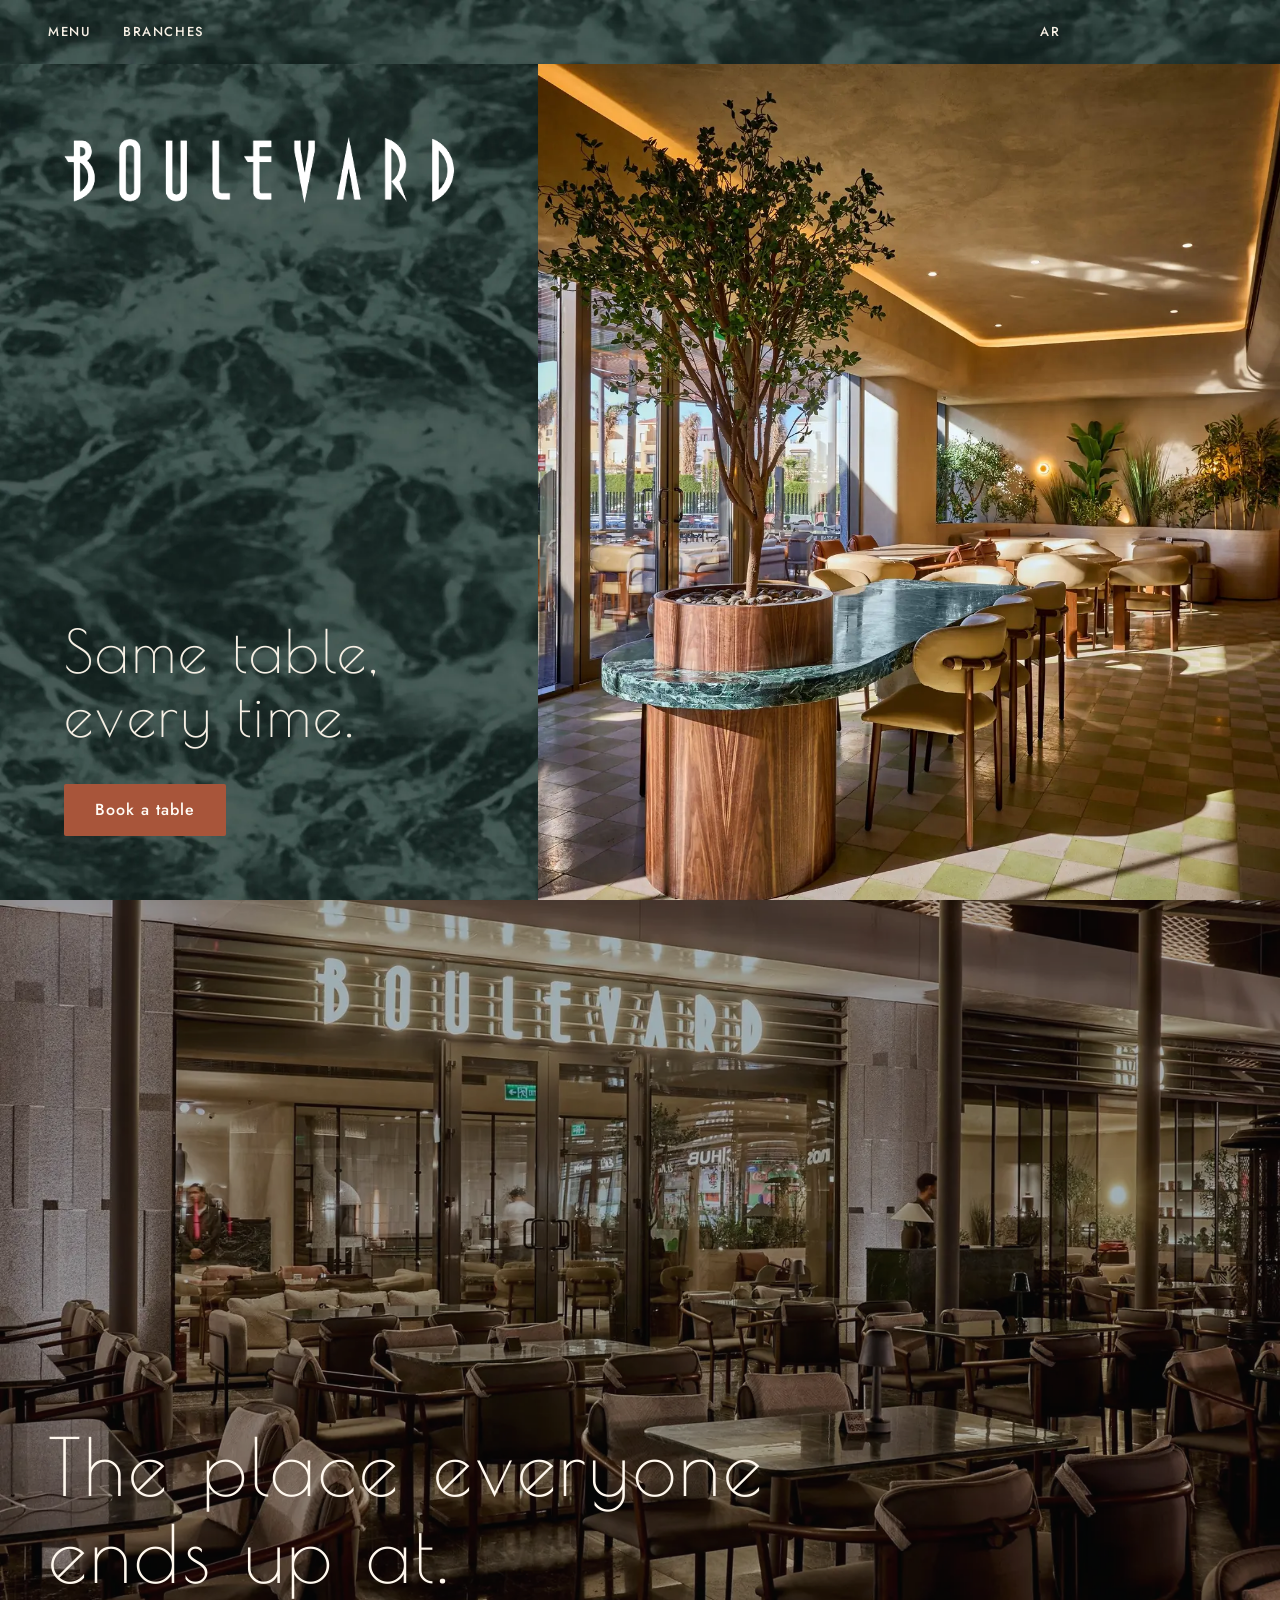
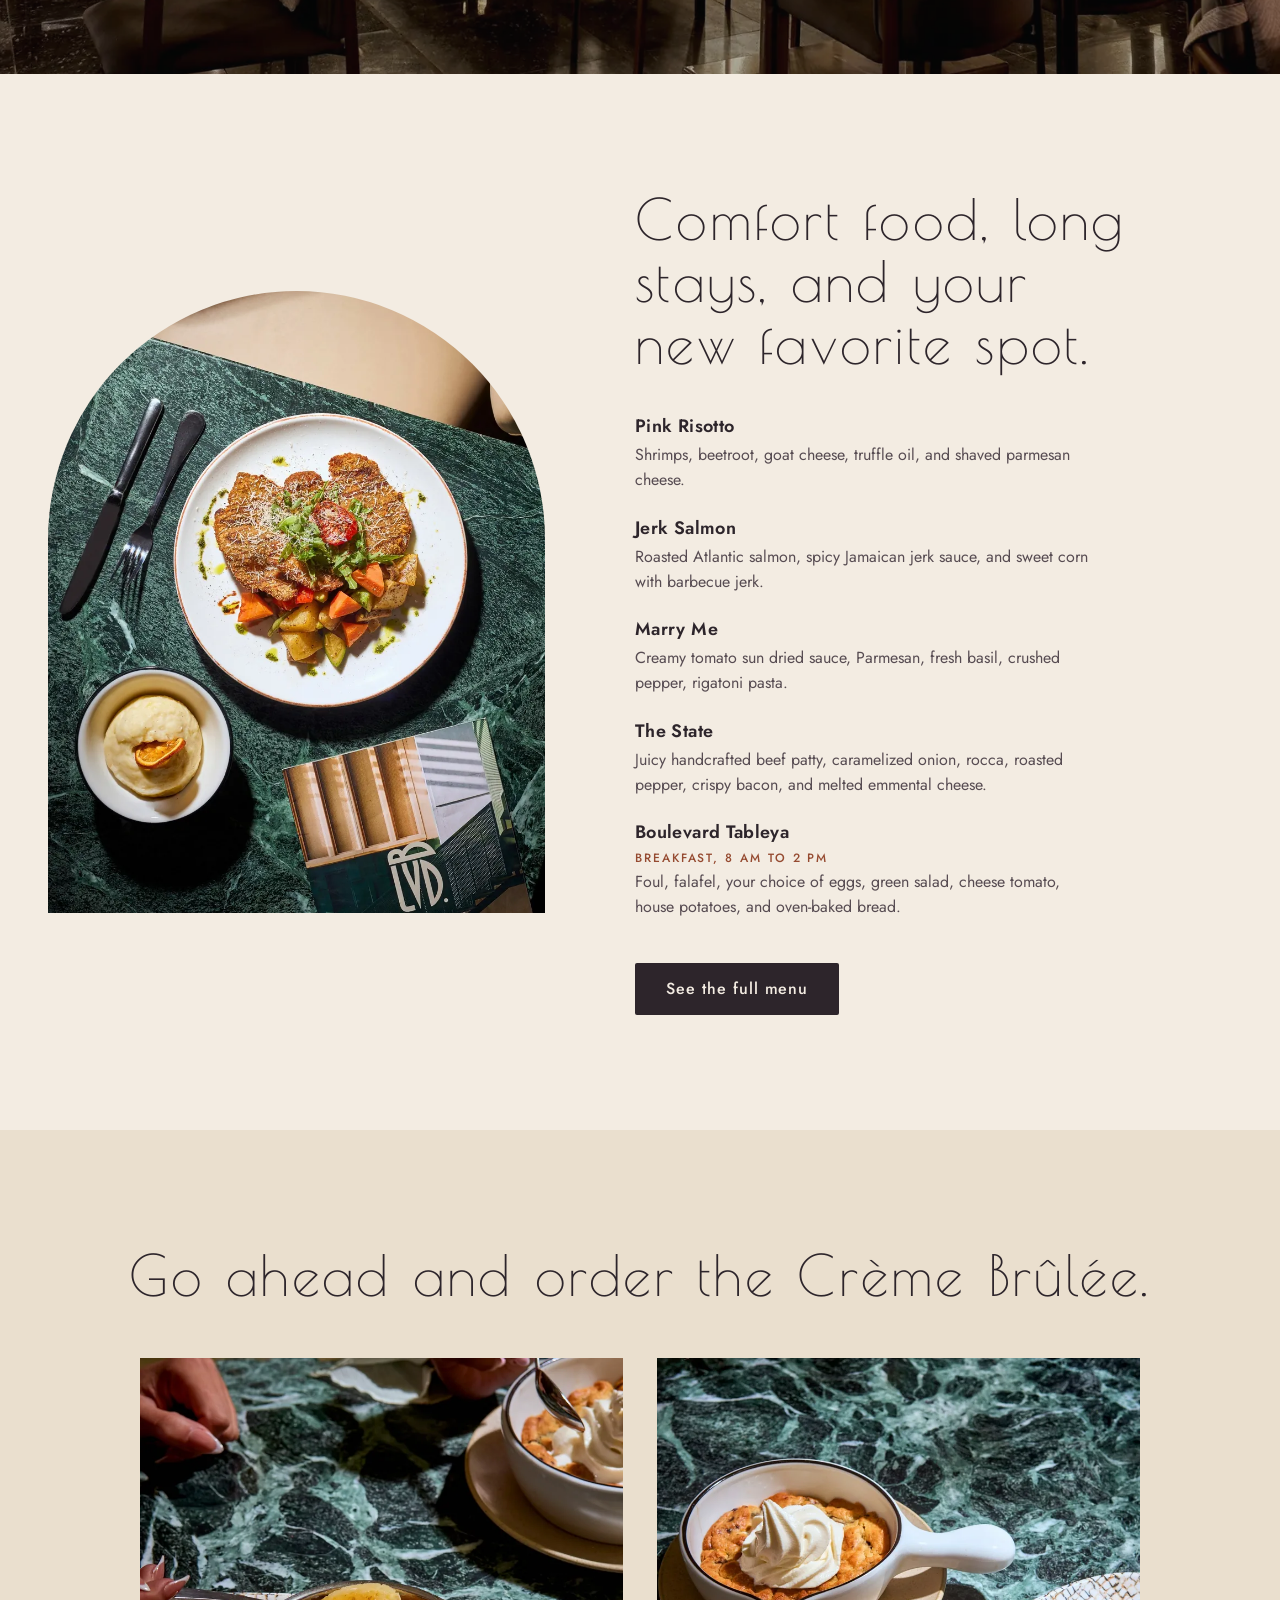
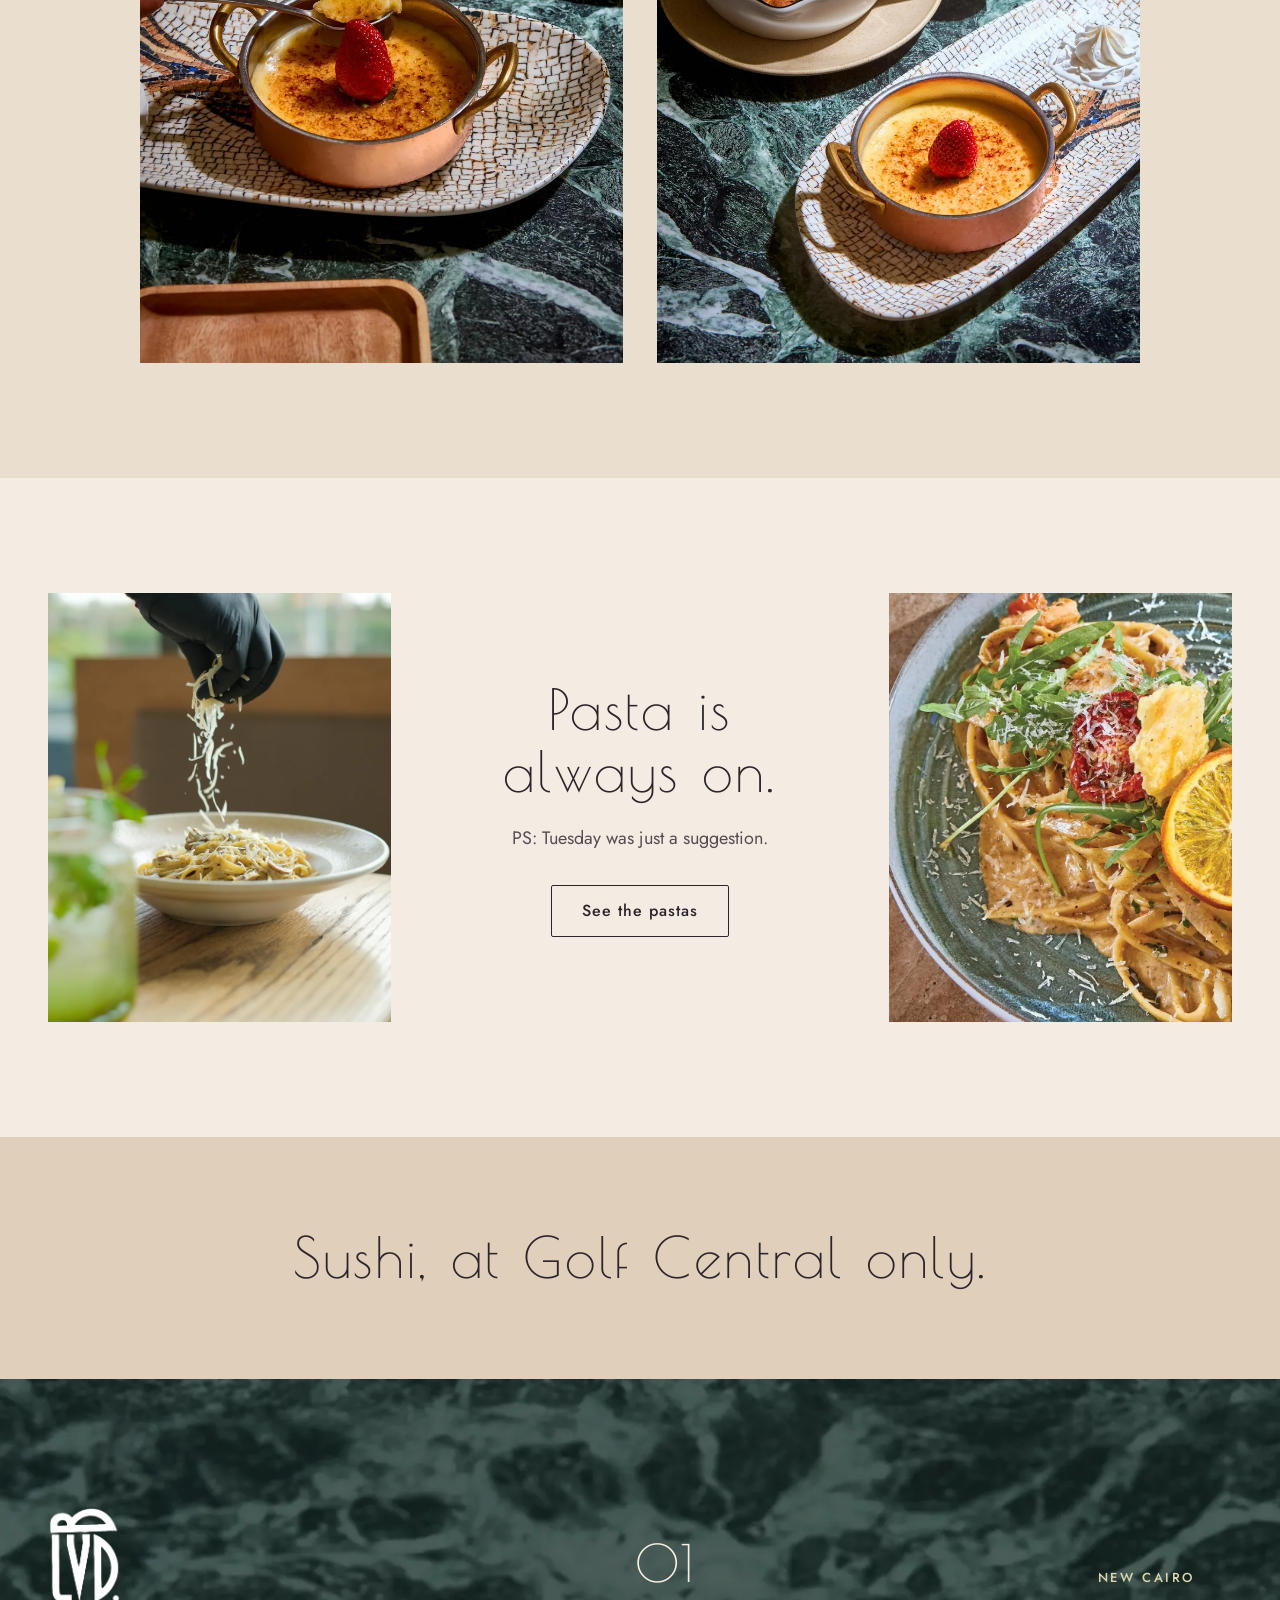
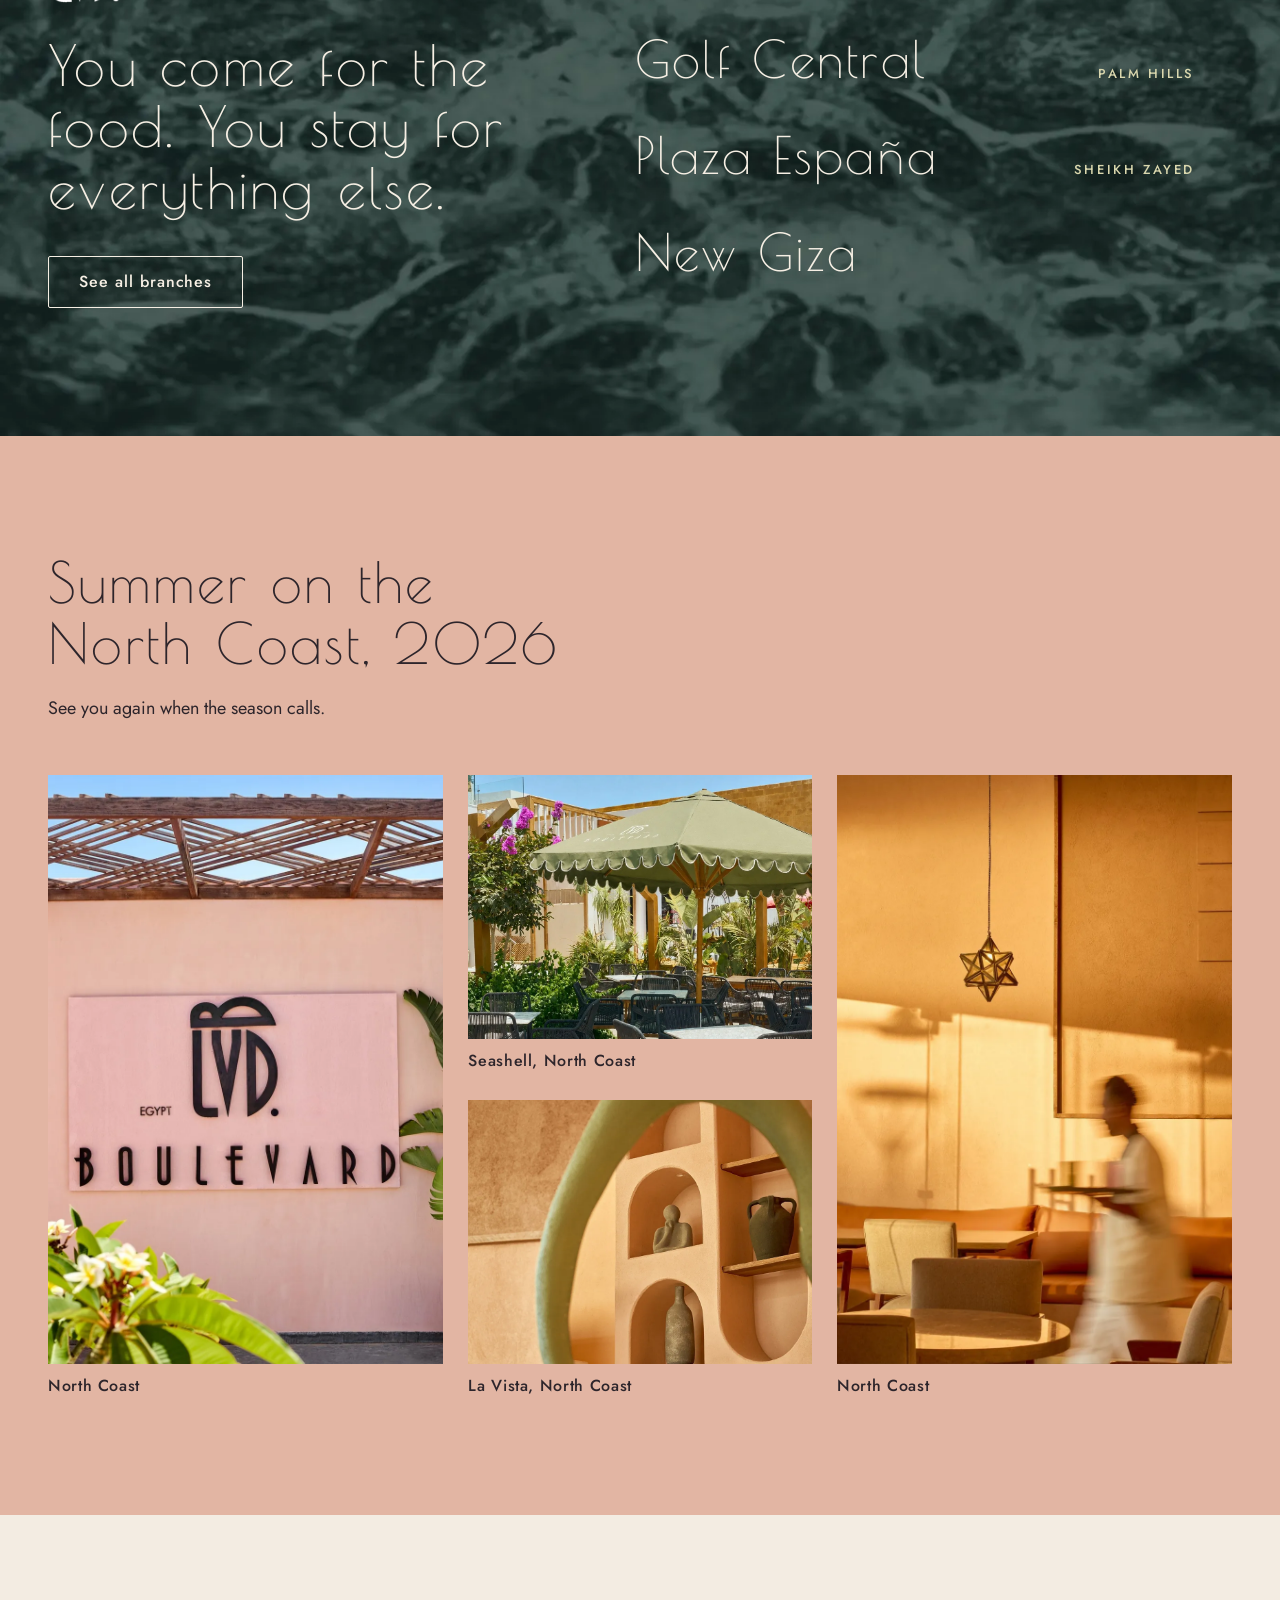
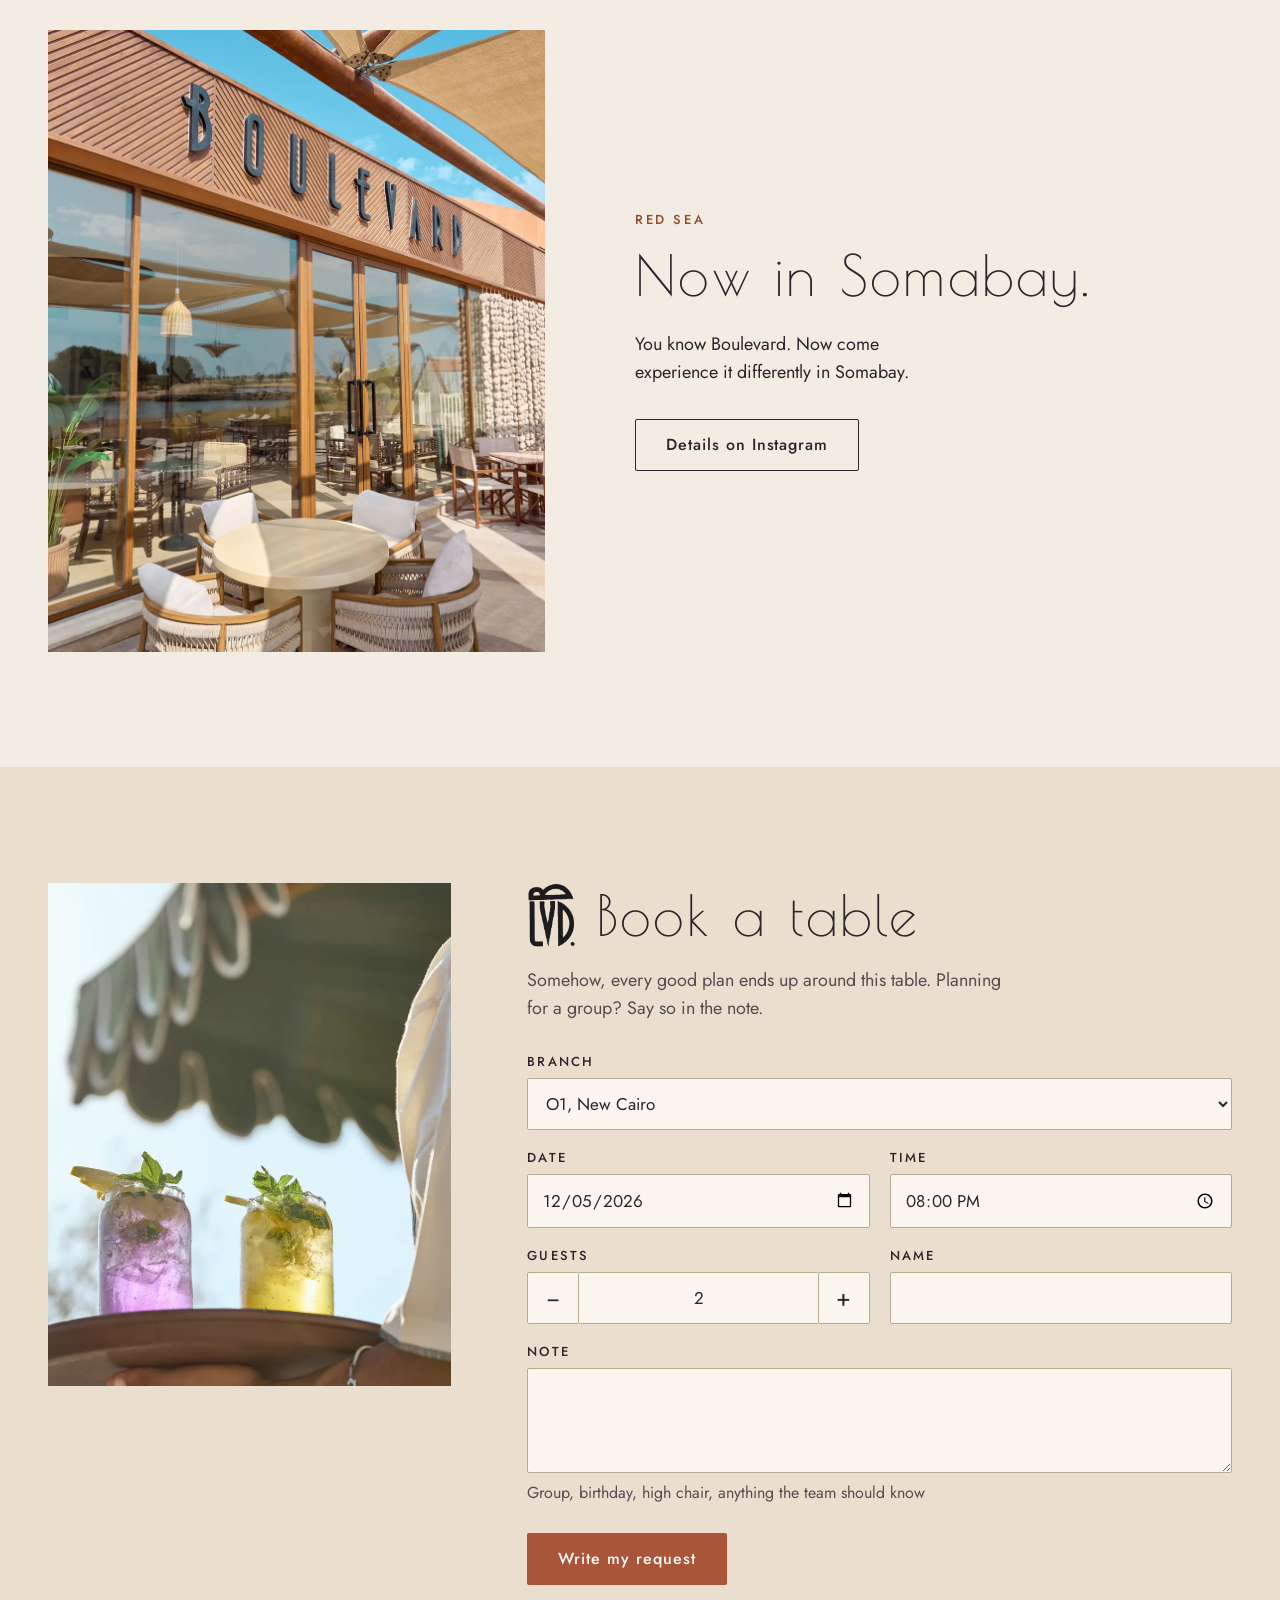
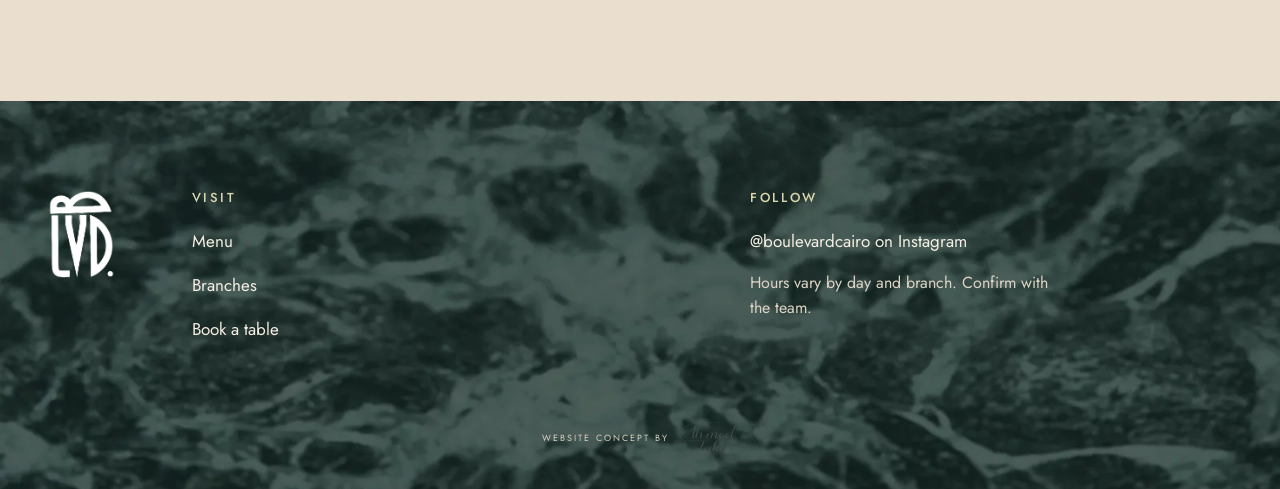
<file: index.html>
<!doctype html>
<html lang="en">
<head>
<meta charset="utf-8">
<meta name="viewport" content="width=device-width, initial-scale=1, minimum-scale=1">
<title>Boulevard | All-day dining in Cairo</title>
<meta name="description" content="Boulevard is an all-day room of green marble, walnut and cream in Cairo. See the menu, find a branch in New Cairo, Palm Hills, Sheikh Zayed or New Giza, and book a table.">
<meta name="theme-color" content="#314643">
<link rel="icon" href="icon.png" type="image/png">
<link rel="apple-touch-icon" href="apple-touch-icon.png">
<link rel="canonical" href="https://ahmedfakhr1.github.io/boulevard-preview/">
<meta property="og:type" content="website">
<meta property="og:site_name" content="Boulevard">
<meta property="og:title" content="Boulevard | All-day dining in Cairo">
<meta property="og:description" content="Boulevard is an all-day room of green marble, walnut and cream in Cairo. See the menu, find a branch in New Cairo, Palm Hills, Sheikh Zayed or New Giza, and book a table.">
<meta property="og:url" content="https://ahmedfakhr1.github.io/boulevard-preview/">
<meta property="og:image" content="https://ahmedfakhr1.github.io/boulevard-preview/img/og.jpg">
<meta property="og:image:width" content="1200">
<meta property="og:image:height" content="630">
<meta name="twitter:card" content="summary_large_image">
<link rel="preload" href="fonts/jost-35841f.woff2" as="font" type="font/woff2" crossorigin>
<link rel="preload" href="fonts/poiret-one-36b233.woff2" as="font" type="font/woff2" crossorigin>
<link rel="preload" as="image" href="img/logo-white.png">
<link rel="preload" as="image" href="img/hero.webp" fetchpriority="high">
<script type="application/ld+json">{"@context": "https://schema.org", "@graph": [{"@type": "Restaurant", "@id": "https://ahmedfakhr1.github.io/boulevard-preview/#boulevard", "name": "Boulevard", "url": "https://ahmedfakhr1.github.io/boulevard-preview/", "image": "https://ahmedfakhr1.github.io/boulevard-preview/img/og.jpg", "logo": "https://ahmedfakhr1.github.io/boulevard-preview/img/lvd-dark.png", "description": "All-day comfort food in Cairo, with branches in New Cairo, Palm Hills, Sheikh Zayed and New Giza.", "sameAs": ["https://www.instagram.com/boulevardcairo/"], "hasMenu": "https://ahmedfakhr1.github.io/boulevard-preview/menu.html", "address": {"@type": "PostalAddress", "addressCountry": "EG"}}, {"@type": "Restaurant", "@id": "https://ahmedfakhr1.github.io/boulevard-preview/#o1", "name": "Boulevard O1, New Cairo", "parentOrganization": {"@id": "https://ahmedfakhr1.github.io/boulevard-preview/#boulevard"}, "url": "https://ahmedfakhr1.github.io/boulevard-preview/branches.html", "image": "https://ahmedfakhr1.github.io/boulevard-preview/img/og.jpg", "hasMenu": "https://ahmedfakhr1.github.io/boulevard-preview/menu.html", "sameAs": ["https://www.instagram.com/boulevardcairo/"], "address": {"@type": "PostalAddress", "streetAddress": "O1", "addressLocality": "New Cairo", "addressCountry": "EG"}, "telephone": "+201093377344"}, {"@type": "Restaurant", "@id": "https://ahmedfakhr1.github.io/boulevard-preview/#golf", "name": "Boulevard Golf Central, Palm Hills", "parentOrganization": {"@id": "https://ahmedfakhr1.github.io/boulevard-preview/#boulevard"}, "url": "https://ahmedfakhr1.github.io/boulevard-preview/branches.html", "image": "https://ahmedfakhr1.github.io/boulevard-preview/img/og.jpg", "hasMenu": "https://ahmedfakhr1.github.io/boulevard-preview/menu.html", "sameAs": ["https://www.instagram.com/boulevardcairo/"], "address": {"@type": "PostalAddress", "streetAddress": "Golf Central Mall", "addressLocality": "Palm Hills", "addressCountry": "EG"}, "telephone": "+201009555085"}, {"@type": "Restaurant", "@id": "https://ahmedfakhr1.github.io/boulevard-preview/#plaza", "name": "Boulevard Plaza España, Sheikh Zayed", "parentOrganization": {"@id": "https://ahmedfakhr1.github.io/boulevard-preview/#boulevard"}, "url": "https://ahmedfakhr1.github.io/boulevard-preview/branches.html", "image": "https://ahmedfakhr1.github.io/boulevard-preview/img/og.jpg", "hasMenu": "https://ahmedfakhr1.github.io/boulevard-preview/menu.html", "sameAs": ["https://www.instagram.com/boulevardcairo/"], "address": {"@type": "PostalAddress", "streetAddress": "España Plaza", "addressLocality": "Sheikh Zayed", "addressCountry": "EG"}}, {"@type": "Restaurant", "@id": "https://ahmedfakhr1.github.io/boulevard-preview/#giza", "name": "Boulevard New Giza", "parentOrganization": {"@id": "https://ahmedfakhr1.github.io/boulevard-preview/#boulevard"}, "url": "https://ahmedfakhr1.github.io/boulevard-preview/branches.html", "image": "https://ahmedfakhr1.github.io/boulevard-preview/img/og.jpg", "hasMenu": "https://ahmedfakhr1.github.io/boulevard-preview/menu.html", "sameAs": ["https://www.instagram.com/boulevardcairo/"], "address": {"@type": "PostalAddress", "addressLocality": "New Giza", "addressCountry": "EG"}, "telephone": "+201010191121"}]}</script>
<style>html.fl,html.veiled{background:#263634}html.fl body{opacity:0}body{transition:opacity .4s ease}@media (prefers-reduced-motion:reduce){body{transition:none}}</style>
<script>(function(){var d=document.documentElement,first=false;d.classList.add("js");try{first=!localStorage.getItem("boulevard-intro");if(first)localStorage.setItem("boulevard-intro","1")}catch(e){}d.classList.add(first?"veiled":"fl");var done=false;window.__rel=function(){if(done)return;done=true;d.classList.remove("fl")};setTimeout(window.__rel,3000)})();</script>
<link rel="stylesheet" href="fonts.css?v=3">
<link rel="stylesheet" href="style.css?v=3">
<script src="app.js?v=3" defer></script>
</head>
<body class="home">
<div class="veil" id="veil" aria-hidden="true"><img class="veil-logo" src="img/logo-white.png" alt="" width="567" height="117"><span class="veil-bar"><i></i></span></div>
<a class="skip" href="#main">Skip to content</a>
<header class="hdr marble" id="top">
<div class="hdr-in">
<div class="hdr-l">
<button class="burger" type="button" aria-label="Open menu" aria-expanded="false" aria-controls="drawer"><span></span><span></span></button>
<nav class="nav" aria-label="Main"><a href="menu.html">Menu</a><a href="branches.html">Branches</a></nav>
</div>
<a class="brand" href="index.html" aria-label="Boulevard, home"><img src="img/logo-white.png" alt="Boulevard" width="567" height="117"></a>
<div class="hdr-r"><button class="ar" type="button" aria-haspopup="dialog">AR</button><a class="btn btn-book btn-sm" href="#book">Book a table</a></div>
</div>
</header>
<div class="drawer marble" id="drawer" hidden role="dialog" aria-modal="true" aria-label="Menu">
<button class="burger drawer-close" type="button" aria-label="Close menu"><span style="top:21px;transform:rotate(45deg)"></span><span style="top:21px;transform:rotate(-45deg)"></span></button>
<a class="big" href="menu.html">Menu</a>
<a class="big" href="branches.html">Branches</a>
<a class="big" href="#book">Book a table</a>
<div class="small"><a href="https://www.instagram.com/boulevardcairo/" target="_blank" rel="noopener">Instagram @boulevardcairo</a><button type="button" class="ar-d">AR</button></div>
</div>
<dialog class="pop" id="ar-pop" aria-labelledby="ar-msg"><div class="pop-in marble"><p id="ar-msg">Arabic is not in this preview, it will be live in the final version.</p><button class="btn btn-book" type="button" data-close>OK</button></div></dialog>
<main id="main">
<section class="hero" aria-label="Boulevard">
<div class="hero-panel marble">
<img class="wm" src="img/logo-white.png" alt="Boulevard" width="567" height="117">
<div><h1 class="d">Same table, every time.</h1><a class="btn btn-book" href="#book">Book a table</a></div>
</div>
<div class="hero-photo"><img src="img/hero.webp" alt="The Golf Central room: an olive tree rising through the green marble communal table, cream leather chairs and a pale checker floor" width="1200" height="1500" loading="eager" decoding="async" fetchpriority="high"></div>
</section>

<section class="band" aria-labelledby="h-night">
<img src="img/night.webp" alt="The Boulevard sign lit white over the glass doors at Golf Central, with the terrace of green marble tables below" width="1600" height="1066" loading="lazy" decoding="async">
<div class="wrap rv"><h2 class="d" id="h-night">The place everyone ends up at.</h2></div>
</section>

<section class="sec" aria-labelledby="h-menu">
<div class="wrap bridge-grid">
<figure class="dome rv"><img src="img/bridge.webp" alt="A breaded escalope with roasted vegetables and mashed potato on green marble, beside the LVD menu card" width="900" height="1125" loading="lazy" decoding="async"></figure>
<div class="bridge-txt rv">
<h2 class="d" id="h-menu">Comfort food, long stays, and your new favorite spot.</h2>
<ul class="dishes"><li><strong>Pink Risotto</strong><span class="dsc">Shrimps, beetroot, goat cheese, truffle oil, and shaved parmesan cheese.</span></li><li><strong>Jerk Salmon</strong><span class="dsc">Roasted Atlantic salmon, spicy Jamaican jerk sauce, and sweet corn with barbecue jerk.</span></li><li><strong>Marry Me</strong><span class="dsc">Creamy tomato sun dried sauce, Parmesan, fresh basil, crushed pepper, rigatoni pasta.</span></li><li><strong>The State</strong><span class="dsc">Juicy handcrafted beef patty, caramelized onion, rocca, roasted pepper, crispy bacon, and melted emmental cheese.</span></li><li><strong>Boulevard Tableya <span class=tag>Breakfast, 8 AM to 2 PM</span></strong><span class="dsc">Foul, falafel, your choice of eggs, green salad, cheese tomato, house potatoes, and oven-baked bread.</span></li></ul>
<a class="btn btn-ink" href="menu.html">See the full menu</a>
</div>
</div>
</section>

<section class="sec alt" aria-labelledby="h-dessert">
<div class="wrap">
<h2 class="d center rv" id="h-dessert">Go ahead and order the Crème Brûlée.</h2>
<div class="pair rv">
<figure><img src="img/dessert-brulee.webp" alt="Crème brûlée in a copper pot with a strawberry, on a mosaic platter" width="900" height="1125" loading="lazy" decoding="async"></figure>
<figure><img src="img/dessert-cookie.webp" alt="Hot cookie dough with cream in a white pan, beside a crème brûlée on a mosaic platter" width="900" height="1125" loading="lazy" decoding="async"></figure>
</div>
</div>
</section>

<section class="sec" aria-labelledby="h-pasta">
<div class="wrap pasta-grid">
<figure class="rv"><img src="img/pasta-parmesan.webp" alt="A gloved hand dropping parmesan over mushroom linguine" width="900" height="1125" loading="lazy" decoding="async"></figure>
<div class="pasta-txt rv"><h2 class="d" id="h-pasta">Pasta is always on.</h2><p>PS: Tuesday was just a suggestion.</p><a class="btn btn-line" href="menu.html#pasta">See the pastas</a></div>
<figure class="rv"><img src="img/pasta-orange.webp" alt="Creamy fettuccine with rocca, sun-dried tomato, a parmesan crisp and a slice of dried orange" width="900" height="1125" loading="lazy" decoding="async"></figure>
</div>
</section>

<section class="sushi" aria-labelledby="h-sushi">
<div class="wrap rv"><h2 class="d" id="h-sushi">Sushi, at Golf Central only.</h2></div>
</section>

<section class="teaser marble" aria-labelledby="h-branches">
<div class="wrap teaser-grid">
<div class="rv"><img class="stamp" src="img/lvd-white.png" alt="" width="307" height="405" loading="lazy"><h2 class="d" id="h-branches">You come for the food. You stay for everything else.</h2><a class="btn btn-line" href="branches.html">See all branches</a></div>
<ul class="bl rv"><li><a href="branches.html#o1"><span class="n">O1</span><span class="a">New Cairo</span></a></li><li><a href="branches.html#golf"><span class="n">Golf Central</span><span class="a">Palm Hills</span></a></li><li><a href="branches.html#plaza"><span class="n">Plaza España</span><span class="a">Sheikh Zayed</span></a></li><li><a href="branches.html#giza"><span class="n">New Giza</span></a></li></ul>
</div>
</section>

<section class="sec summer" aria-labelledby="h-summer">
<div class="wrap">
<div class="summer-head rv"><h2 class="d" id="h-summer">Summer on the North Coast, 2026</h2><p>See you again when the season calls.</p></div>
<div class="sum-grid rv">
<figure class="sg-a"><div><img src="img/nc-sign.webp" alt="The LVD and Boulevard sign in black on a pink wall under a wooden pergola" width="1000" height="1250" loading="lazy" decoding="async"></div><figcaption>North Coast</figcaption></figure>
<figure class="sg-b"><div><img src="img/nc-seashell.webp" alt="An olive scalloped umbrella printed with the LVD lockup, over rope chairs" width="1000" height="800" loading="lazy" decoding="async"></div><figcaption>Seashell, North Coast</figcaption></figure>
<figure class="sg-c"><div><img src="img/nc-lavista.webp" alt="Arched plaster niches with clay vases, framed by a green arch" width="1000" height="800" loading="lazy" decoding="async"></div><figcaption>La Vista, North Coast</figcaption></figure>
<figure class="sg-d"><div><img src="img/nc-golden.webp" alt="A golden-hour room with a star lantern, an ochre plaster wall and a waiter passing" width="1000" height="1250" loading="lazy" decoding="async"></div><figcaption>North Coast</figcaption></figure>
</div>
</div>
</section>

<section class="sec" aria-labelledby="h-soma">
<div class="wrap soma-grid">
<figure class="rv"><img src="img/somabay.webp" alt="The terracotta slatted facade with the Boulevard letters, sail shades and the lake in the glass" width="1000" height="1250" loading="lazy" decoding="async"></figure>
<div class="soma-txt rv"><p class="lab">Red Sea</p><h2 class="d" id="h-soma">Now in Somabay.</h2><p class="soma-line">You know Boulevard. Now come experience it differently in Somabay.</p><a class="btn btn-line" href="https://www.instagram.com/boulevardcairo/" target="_blank" rel="noopener">Details on Instagram</a></div>
</div>
</section>

<section class="sec alt on-light" id="book" aria-labelledby="h-book">
<div class="wrap book-grid">
<div class="book-photo rv"><img src="img/mojitos.webp" alt="Two mojitos on a tray under a green scalloped awning" width="900" height="1125" loading="lazy" decoding="async"></div>
<div class="rv">
<div class="book-head"><img src="img/lvd-dark.png" alt="" width="307" height="405" loading="lazy"><h2 class="d" id="h-book">Book a table</h2></div>
<p class="book-intro">Somehow, every good plan ends up around this table. Planning for a group? Say so in the note.</p>
<form class="form" id="book-form" novalidate>
<div class="field full"><label for="f-branch">Branch</label><select id="f-branch" name="branch"><option value="o1">O1, New Cairo</option><option value="golf">Golf Central, Palm Hills</option><option value="plaza">Plaza España, Sheikh Zayed</option><option value="giza">New Giza</option></select></div>
<div class="field"><label for="f-date">Date</label><input id="f-date" name="date" type="date" required></div>
<div class="field"><label for="f-time">Time</label><input id="f-time" name="time" type="time" value="20:00" required></div>
<div class="field"><span class="lbl" id="l-guests">Guests</span>
<div class="stepper" role="group" aria-labelledby="l-guests"><button type="button" data-step="-1" aria-label="One guest fewer">&minus;</button><input id="f-guests" name="guests" type="number" inputmode="numeric" min="1" max="40" value="2" aria-labelledby="l-guests"><button type="button" data-step="1" aria-label="One guest more">+</button></div></div>
<div class="field"><label for="f-name">Name</label><input id="f-name" name="name" type="text" autocomplete="name" required></div>
<div class="field full"><label for="f-note">Note</label><textarea id="f-note" name="note" rows="3" aria-describedby="f-note-h"></textarea><span class="fh" id="f-note-h">Group, birthday, high chair, anything the team should know</span></div>
<div class="go"><button class="btn btn-book" type="submit">Write my request</button></div>
</form>
<div class="sent" id="sent" hidden tabindex="-1" role="status" aria-live="polite">
<h3>Ready to send</h3>
<p class="msg" id="sent-msg"></p>
<div class="acts" id="sent-acts"></div>
<p class="hint" id="sent-hint"></p>
</div>
</div>
</div>
</section>

</main>
<footer class="foot marble" id="foot">
<div class="wrap">
<div class="foot-grid">
<img class="foot-mono" src="img/lvd-white.png" alt="" width="307" height="405" loading="lazy">
<div><h2>Visit</h2><ul><li><a href="menu.html">Menu</a></li><li><a href="branches.html">Branches</a></li><li><a href="index.html#book">Book a table</a></li></ul></div>
<div><h2>Follow</h2><a class="ig" href="https://www.instagram.com/boulevardcairo/" target="_blank" rel="noopener">@boulevardcairo on Instagram</a><p class="hrs">Hours vary by day and branch. Confirm with the team.</p></div>
</div>
<p class="credit"><a class="sig" href="https://ahmedfakhr1.github.io/" rel="noopener" title="Website concept by Ahmed Fakhreldin"><span class="sig-by">Website concept by</span><span class="sr">Ahmed Fakhreldin</span><svg viewBox="-16 -123 301 172" aria-hidden="true" focusable="false"><defs><mask id="sig-pen" maskUnits="userSpaceOnUse" x="-80" y="-180" width="760" height="300"><g class="pen"><path pathLength="1" style="animation-delay:0.10s;animation-duration:0.32s" d="M8.2 -39l2 1.2 1.2 0.4 1.4 0.1 1.6-0.3 1.7-0.7 2-1.2 5.2-4.7 7-8 8.4-10.2 8.6-11 16.8-22.7 1.8-2 0.9-0.2 -0.1 1.7 -1.2 6.4 -3.2 14.3 -2.4 10.5 -5.3 21.1 -0.4 2.1 -0.1 2.6 0.6 1.9 1.5 1 1.1 0.1 2.6-0.4 1.5-0.8 3.2-2.7 4.9-5.5"/><path pathLength="1" style="animation-delay:0.50s;animation-duration:0.05s" d="M35.4 -60.5l6.3-1.4 7.3-1 7-0.4 6.6 0.3"/><path pathLength="1" style="animation-delay:0.64s;animation-duration:0.51s" d="M70.1 -51.5l11.6-15.7 6.3-9.3 3.1-5.2 2.8-6.3 1.6-5.6 0-2.1 -0.4-1.7 -0.8-1.3 -1.4-0.5 -1.9 0.2 -2.2 1.1 -2 1.6 -1.7 2 -1.4 2.5 -1.4 3.4 -3.2 9.4 -3.6 12.8 -3.9 16.2 -1.6 7.5 -0.3 2.9 5.3-10.1 4.2-5.8 2.6-3.1 2.5-2.3 2.4-1.4 2.3-0.9 2.3-0.4 2.3 0 1.8 0.4 1.3 0.9 0.9 1.3 0.4 1.7 -0.1 2.1 -0.5 2.6 -3.4 9.2 -0.6 2.6 0 2.1 0.4 1.7 0.8 1.3 1.1 0.9 1.1 0.4 1.2 0 1.6-0.4 4.3-2 3.2-2.3 3.7-4.3 10.3-13.2 2.5-2.3 2.5-1.4 2-0.6 1.5 0.3 1.1 1 0.6 1.2 0.1 1.1 -0.3 1.6 -3.8 11.2 -4.2 10.1"/><path pathLength="1" style="animation-delay:1.22s;animation-duration:0.12s" d="M127 -45.5l4.4-6.9 2.3-3.1 2.6-3.1 2.5-2.3 2.4-1.4 2.4-0.9 2.3-0.4 2.2 0 1.8 0.4 1.4 0.9 0.8 1.1 0.5 1.2 0 1.1 -3 9.6 -5.3 12.9"/><path pathLength="1" style="animation-delay:1.42s;animation-duration:0.17s" d="M148.2 -45.5l4.4-6.9 4.9-6.2 2.5-2.3 2.4-1.4 2.4-0.9 2.3-0.4 2.2 0 1.8 0.4 1.4 0.9 0.8 1.3 0.4 1.7 0 2.1 -0.6 2.6 -3.4 9.2 -0.5 2.6 -0.1 2.1 0.4 1.7 0.9 1.3 1 0.9 1.1 0.4 1.2 0 1.6-0.4 4.3-2 1.8-1.2 1.4-1.1 1.6-1.7 6.9-8.7"/><path pathLength="1" style="animation-delay:1.67s;animation-duration:0.18s" d="M193.4 -42.4l6.3-3.2 1.5-1.2 2.6-3 2.4-4.4 0.7-2.2 0.2-2.3 -0.3-1.8 -0.7-1.4 -1-1 -1.1-0.6 -2.6 0.1 -4.2 1.9 -2 1.6 -1.6 1.9 -1.2 2.5 -0.9 2.8 -0.5 6.4 0.5 2.7 0.9 2.3 1.4 1.8 1.8 1.4 2.2 1 2.2 0.6 2.3 0.1 2.3-0.2 4.6-1.8 3.5-2.3 1.4-1.4 7.5-9.4"/><path pathLength="1" style="animation-delay:1.93s;animation-duration:0.43s" d="M249.1 -54.5l-1.7-4.2 -1.3-1.8 -1.9-1.4 -2.2-1 -2.2-0.6 -4.5 0.1 -4.7 1.8 -3.5 2.3 -2.6 3 -2.4 4.4 -0.7 2.3 -0.2 2.3 0.2 2.2 0.6 2.3 1.1 2.1 1.5 1.7 2 1.3 2.2 0.9 2.2 0.4 2.3 0 2.3-0.4 2.4-0.9 2.3-1.3 1.8-1.7 1.5-2.1 3.3-6.8 20.5-46.9 -13.8 32.1 -1.4 4 -1.7 5.3 -2.2 9.4 -0.3 3.4 0.1 2.5 0.7 1.7 2.1 1.6 2.6-0.1 4.2-1.8 3.5-2.3 1.4-1.4 7.5-9.4"/><path pathLength="1" style="animation-delay:2.43s;animation-duration:0.74s" d="M193.3 -110.5l-6.7-2.7 -5.3-1.3 -7.1-1.1 -8.9-0.8 -11.2-0.6 -13.4-0.3 -14.7 0.2 -15.2 0.6 -15.7 1.1 -15.1 1.8 -14.3 2.4 -13.4 3 -11.9 3.4 -10.6 4 -9.5 4.7 -8.4 5.5 -7.4 6.4 -6 6.9 -4.7 7.5 -3.3 7.4 -2 6.2 -0.5 4.9 0.6 4.6 1.5 4.7 2.5 4.7 3.6 4 4.7 3 5.9 2.3 7.5 1.7 9.1 1.1 21.4 1.4 22.1 0.5 8.8 0 18.6-0.6 4.3 0.1 11.3 2 3.1 0.3 2.8-0.1 2.5-0.5 4.5-2"/><path pathLength="1" style="animation-delay:3.25s;animation-duration:0.19s" d="M109.7 -21.5l-7.4 18.7 -5 11.6 -2.4 4.9 -4.6 7.4 -2.2 2.7 -2.2 2 -2 1.5 -4.1 2.1 -2 0.5 -1.9 0.1 -2-0.2 -1.8-0.6 -1.8-1 -1.5-1.3 -1-1.7 -0.9-3.9 0-1.9 0.4-1.7 0.8-1.3 1-1 1.4-0.6 1.8-0.3 3.8 0.6 3.9 2"/><path pathLength="1" style="animation-delay:3.52s;animation-duration:0.04s" d="M89.3 1.7l23.2 0"/><path pathLength="1" style="animation-delay:3.64s;animation-duration:1.68s" d="M139.5 14.5l-1.4-3.5 -1.2-1.5 -1.6-1.2 -1.8-0.9 -1.9-0.5 -1.9-0.1 -4 0.9 -3.6 1.9 -2.4 2 -1.1 1.5 -2.1 3.7 -0.5 1.9 -0.2 2 0.7 3.8 0.9 1.8 1.3 1.5 1.7 1.1 3.8 1.1 1.9 0 4-1.1 1.9-1.1 1.6-1.5 1.2-1.8 5.8-12.4 1.1-1.8 -2.7 10.6 -0.4 3.1 0 2.5 0.4 1.6 0.9 1.1 0.9 0.6 0.9 0.2 2.6-0.6 3.7-1.8 2.6-2 1.5-1.7 11.1-14.5 8.7-12.5 2.9-4.7 3.4-7.8 0.6-2.3 0.2-2 -0.2-1.5 -0.6-1.2 -1-0.8 -1.5 0 -1.9 0.8 -1.8 1.2 -1.4 1.5 -1.3 2 -2.5 6 -2.8 9 -3.1 11.8 -3.3 14.2 -0.6 3.8 0.5-0.3 1.2-2.8 2.4-4.4 5.4-7.5 2.2-2.2 2.1-1.4 2-0.9 2-0.5 1.9-0.1 1.7 0.3 1.2 0.6 0.9 0.9 0.5 1.4 0 1.6 -0.4 1.9 -1.1 1.4 -1.8 1.1 -2.2 0.7 -2.6 0.4 -2.7 0.1 -1.1 0.3 2.3 2 1.3 1.9 2.3 6.7 0.9 1.1 0.9 0.6 1 0.2 1.1-0.1 1.5-0.5 3.6-1.8 1.5-1 2.6-2.7 8.6-11.1 5.5-7.5 7.5-11 3.6-7.3 1.6-4.9 0.2-2 -0.2-1.5 -0.6-1.2 -1.1-0.8 -1.4 0 -1.9 0.8 -1.8 1.2 -1.5 1.5 -1.2 2 -1.2 2.7 -2.7 7.4 -3 10.4 -3.2 13.3 -2.3 11 0.6-0.3 2.4-5.2 2.6-4.2 4-5.3 2.1-2.2 2.1-1.4 2-0.9 2-0.5 2-0.1 1.6 0.3 1.3 0.6 0.9 0.9 0.4 1.4 0.1 1.6 -0.3 2.1 -0.7 2.4 -2.2 5.4 -0.7 4.3 0.2 1.5 0.6 1.2 0.8 0.9 1 0.5 2.2-0.1 1.6-0.6 3.6-1.9 2.5-2.2 8.2-10.4 6.4-9 0.5 0 -0.1 1.4 0.6 1.5 1.8 0.7 2.6 0.1 2.2 0.4 1.4 0.7 0.7 1.1 0.3 1.5 0 1.8 -1.3 4.7 -2 4.9 -0.4 2.4 1.1 2 0.9 0.7 1 0.4 1 0 3.1-1.1 3.5-2 1.1-0.9 3.2-3.6 7.8-10.4 3.6-3.6 1.8-1.2 1.7-0.5 1.7 0 1.3 0.6 0.8 1.3 0.4 1.8 -0.2 2.4 -0.9 2.8 -1.6 3.5 -2.6 4.3 -3.6 4.8 -4.6 4 -5.8 2.9 -7.4 2.1 -9.5 1.7 -11.8 1.3 -12 1 -22.3 1.3 -15 0.3 -19.5 0 -41.7-0.7 -17.8-0.7 -16-0.9 -14.4-1.1 -12.7-1.3 -11.4-1.6 -10.4-1.7 -9.1-1.9 -8.1-2.1 -14.5-4.8"/></g></mask><g id="sig-ink"><path d="M7.8 -38.4l0 0.5 0.6 0.6 1.4-2.2 -0.7-0.3 -0.5 0.2zM8.2 -37.5l1 0.5 1.5 0.3 0.5-1.7 -1.6-1.2zM10.2 -36.7l3.2-0.1 -0.2-1.2 -1.3-0.1 -1-0.5zM12.8 -36.7l1.7-0.3 1.9-0.8 -0.6-1 -1.6 0.6 -1.4 0.2zM15.8 -37.5l2.6-1.5 1.6-1.2 -0.8-0.9 -2.1 1.5 -1.8 1zM19.2 -39.5l2.5-2.3 3.1-3.2 -0.9-0.8 -5.5 5.3zM23.7 -43.8l7.1-8.1 -0.9-0.7 -7.1 8zM29.5 -50.4l8.2-9.9 -0.9-0.7 -8.2 9.9zM36.3 -58.5l8.6-10.8 -1-0.8 -8.6 10.8zM43.4 -67.5l8.5-11 -1-0.7 -8.4 11zM50.5 -76.7l7.5-10.3 -1-0.7 -7.4 10.2zM56.9 -85.3l6.1-8.4 -1-0.7 -6.1 8.4zM62.1 -92.5l4.3-5.5 -0.9-0.7 -4.4 5.5zM65.9 -97.3l1.7-2.3 -0.6-0.6 -2 2.1zM66.1 -100.2l-0.9 0.2 -0.8 1.5 5.2 0.9 -0.3-1.8 -0.8-0.4zM64.6 -99l-0.7 1.9 -0.5 2.7 5.7 1.2 0.5-2.9 0-2.1zM63.5 -95.4l-1.5 7.5 5.7 1.3 1.6-7.7zM62.3 -89.4l-2.1 9.5 5.7 1.3 2.1-9.5zM60.6 -81.6l-2.3 10.3 5.6 1.3 2.4-10.3zM58.7 -73l-2.5 10.4 5.6 1.4 2.5-10.5zM56.6 -64.3l-2.4 9.9 5.6 1.4 2.4-10zM54.6 -55.9l-2 8 5.5 1.4 2.1-8.1zM52.9 -49.1l-1.4 5.7 5.7 1.1 1.2-5.4zM51.6 -44.1l-0.5 3.7 5.9 0 0.3-2.5zM51.1 -41l0.1 1.7 0.6 1.6 5.1-1.7 0.1-1.3zM51.5 -38.2l1 1.4 1.6 0.8 2.9-3.5zM53.5 -36.2l1.1 0.3 1.8 0 0.3-1.5 -0.5-0.7 0.1-0.7zM56 -35.9l2.6-0.2 -0.2-1.2 -1.1 0.1 -0.8-0.4zM58.1 -36l1.5-0.3 1.5-0.7 -0.5-1 -1.4 0.6 -1.2 0.2zM60.6 -36.7l3.3-2.3 -0.8-0.9 -3 2.1zM63.3 -38.5l3.5-3.3 -0.9-0.9 -3.3 3.3zM66.2 -41.2l3-3.6 -0.8-0.7 -3.1 3.5zM68.8 -44.4l1-1.4 -0.7-0.4 -1.1 1.1z"/><path d="M35.4 -60.1l3.1-0.5 -0.3-1.2 -2.9 0.9zM37.6 -60.4l6.6-1.3 -0.2-1.2 -6.6 1.3zM43 -61.5l7.3-1 -0.1-1.2 -7.4 1zM49 -62.3l7-0.4 0-1.3 -7.1 0.5zM55 -62.7l5.7 0.2 0.1-1.2 -5.9-0.2zM60 -62.5l1.8 0.1 0.8-0.2 -0.1-0.9 -2.5-0.3z"/><path d="M70.4 -51.3l2.4-2.9 -0.9-0.6 -2.1 3.1zM72.1 -53.3l5.3-6.9 -1-0.8 -5.2 7zM76.4 -58.8l7.1-10 -1-0.7 -7.1 9.9zM82.2 -66.9l6.3-9.2 -1-0.7 -6.3 9.2zM87.7 -75l3.4-5.5 -1-0.6 -3.4 5.5zM90.7 -79.7l2.9-5.9 -1.2-0.4 -2.8 5.7zM93.1 -84.4l2.4-6.4 -1.1-0.4 -2.4 6.2zM95.2 -89.9l0.7-2.7 0.3-2.4 -1.2 0 -0.2 2.1 -0.7 2.7zM96.2 -94.3l-0.1-2.1 -0.7-1.8 -1 0.6 0.5 1.4 0 1.8zM95.7 -97.6l-1-1.5 -1.7-0.8 -0.1 1.3 1 0.4 0.7 1zM93.6 -99.8l-2-0.2 -2.6 0.6 1.1 2.2 1.8-1.1 1.3-0.2zM89.9 -99.6l-2.7 1 -2.6 1.6 3.1 2.6 1.2-1.8 1.8-1.5zM85.4 -97.6l-2.2 2 -1.8 2.7 4.6 2.3 2.1-4.4zM82 -93.9l-1.7 3.3 -1.7 4.1 5.2 1.8 2.6-6.9zM79.2 -88l-3.4 10.1 5.4 1.6 3.1-9.8zM76.4 -79.8l-3.7 12.9 5.6 1.4 3.4-12.7zM73.4 -69.3l-3.9 15.7 5.6 1.3 3.8-15.5zM70.1 -56.4l-1.2 5.8 -1.8 9.9 4.6 1.1 4.1-15.5zM67.4 -42.6l-0.6 4.7 0.1 0.8 0.5 0.5 2.3 0.5 0.6-0.3 0.9-1.8 1-3.3zM68.9 -36.2l1.4-2.9 -0.9-0.5 -1.2 3.1zM69.9 -38.3l2.8-6.1 -1-0.5 -2.7 6.2zM72.2 -43.4l2.8-5.2 -1-0.6 -2.8 5.4zM74.6 -47.8l3.5-5.2 -1-0.7 -3.5 5.3zM77.4 -52l4.8-6.2 -0.9-0.8 -4.9 6.3zM81.4 -57.3l2.4-2.5 2.4-1.6 -0.6-1.1 -2.6 1.8 -2.6 2.6zM85.4 -61l2.3-1.1 2.2-0.7 -0.2-1.2 -2.5 0.8 -2.5 1.2zM89.2 -62.6l2.2-0.4 2.1 0.1 0.1-1.4 -2.3 0.1 -2.4 0.4zM92.8 -63l1.8 0.6 0.8 1 1.8-2.5 -1.4-0.3 -2.9-0.1zM95.2 -61.8l0.2 0.8 -0.2 1.2 5.2-1.5 -1.7-1.9 -2.2-0.9zM95.2 -60l-0.2 2.4 5.8 0.8 0.1-2.8 -1-2.4zM95 -58.2l-0.9 4.6 5.2 1.8 1.1-3.1 0.5-2.9zM94.4 -54.6l-2.4 6.4 5.2 1.8 2.5-6.4zM92.4 -49.3l-1.2 3.2 -0.7 2.9 5.9 0.8 0.3-2.2 0.8-2.8zM90.7 -44.1l-0.3 2.8 0.6 2.6 5.2-1.5 0.2-2.9zM90.6 -39.6l1.3 2.3 1.9 1.3 2.3-2.7 -0.1-0.7 0.2-1.2zM93.2 -36.3l1.8 0.6 1.6 0.1 0.3-1.6 -0.5-0.8 -0.4-1.1zM96.1 -35.6l3-0.5 -0.3-1.1 -1.3 0.2 -0.8-0.4zM98.6 -35.9l4.1-1.6 -0.5-1.1 -3.9 1.5zM101.9 -37.1l4.1-2.4 -0.7-1 -3.9 2.3zM105.5 -39.1l3-2.6 -0.9-0.9 -2.8 2.5zM108 -41.2l4.1-4.8 -1-0.8 -4 4.8zM111.2 -45l5.2-6.7 -0.9-0.7 -5.2 6.7zM115.6 -50.6l5.2-6.7 -1-0.8 -5.2 6.8zM119.9 -56.2l2.5-2.8 2.4-2 -0.7-1 -2.5 2.1 -2.6 2.9zM124 -60.4l2.3-1.4 1.9-0.3 -0.2-1.5 -2.2 0.7 -2.5 1.5zM127.6 -62.2l0.6 0.1 0.7 0.4 0 1 2.9-2.5 -1.5-0.6 -0.8-0.1 -2.2 0.5zM129 -61.1l-0.4 1.7 5.5-1.2 -1.1-1.8 -1.9-1.1zM128.7 -59.6l-0.3 1.2 5.5 1.4 0.5-2.2 -0.6-2.1zM128.5 -59l-1.7 5.8 5.2 1.8 2.1-6.4zM127.2 -54.5l-2.7 8.4 4.6 1.8 3.4-8.5zM124.9 -47.4l-2.5 7.2 3.9 1.7 3.4-7.1zM122.8 -41.2l-0.8 2.6 -0.2 1.5 2.7 1.2 1-1.1 1.3-2.5zM121.7 -37.5l0.4 0.7 2 0.9 0.7-0.2z"/><path d="M127.4 -45.3l1.3-1.8 -1-0.7 -1 2.2zM128.4 -46.6l2.8-4.5 -1-0.7 -2.8 4.6zM130.6 -50.2l4.5-6 -1-0.8 -4.5 6.1zM134.2 -55.1l2.5-3.1 2.5-2.2 -0.8-1 -2.5 2.4 -2.7 3.1zM138.4 -59.8l2.3-1.6 2.3-1 -0.4-1.1 -2.5 1 -2.5 1.8zM142.2 -62.1l2.3-0.7 2.2-0.2 -0.1-1.3 -2.4 0.3 -2.4 0.8zM145.9 -63l2.1 0.1 1.5 0.8 0.8-2.1 -4.5 0zM149.1 -62.4l0.8 1 0.2 1.1 3.6-2.5 -1.9-1.1 -2.2-0.4zM150 -60.6l-0.2 1.2 5.7-0.5 -0.8-2 -1.6-1.3zM149.8 -59.4l-0.4 1.7 5.5 1.6 0.6-2.4 -0.2-2.1zM149.6 -58.4l-2.1 6.7 5.2 1.9 2.4-7.2zM148 -53.2l-3 8.3 5 2 3.2-8.5zM145.5 -46.2l-2.5 6.7 4.5 2 1-1.8 2.1-4.9zM143.2 -40.4l-0.5 2.3 0.1 0.9 2.5 1.3 0.6 0.1 0.4-0.2 1.7-2.3z"/><path d="M148.6 -45.3l1.3-1.9 -0.9-0.5 -1.1 2.1zM149.6 -46.6l2.9-4.5 -1-0.7 -2.9 4.6zM151.9 -50.2l4.4-6 -1-0.8 -4.5 6.1zM155.4 -55.1l2.6-3.1 2.4-2.2 -0.8-1 -2.5 2.4 -2.7 3.1zM159.6 -59.8l2.3-1.6 2.3-1 -0.4-1.1 -2.5 1 -2.5 1.8zM163.4 -62.1l2.3-0.7 2.2-0.2 -0.1-1.3 -2.4 0.3 -2.4 0.8zM167.2 -63l2 0.1 1.5 0.8 0.9-2.1 -4.6 0zM170.3 -62.4l0.8 1 0 1.1 4-2.4 -2.1-1.2 -2.2-0.4zM171.1 -60.6l-0.3 2 5.9-0.1 -0.6-2.6 -0.4-0.7 -1.2-1.2zM170.8 -59.1l-0.4 3.7 5.4 1.5 0.8-2.9 0-2.8zM170.5 -56.2l-0.6 2.6 -1.2 3.1 5 2.1 2.5-6.5zM169.2 -51.6l-2.5 6.5 5.6 1.3 0.7-2.6 1.2-3.1zM167 -46.1l-0.7 2.9 -0.1 2.8 5.8-0.5 0.5-3.7zM166.1 -41.3l0.6 2.6 1.6 2 3.5-2.7 0.2-2zM167.7 -37.3l1.3 1 2.3 0.7 1-2.1 -0.4-1 -0.1-1zM170.8 -35.7l1.6 0.1 1.4-0.2 -0.2-1.2 -0.9-0.2 -0.6-0.8zM173.3 -35.7l3.6-1.1 -0.5-1.1 -1.8 0.7 -1.4 0.2zM176.2 -36.5l4.4-2.2 -0.6-1 -4.3 2.1zM179.9 -38.3l3.4-2.4 -0.9-0.8 -3.1 2.1zM182.8 -40.3l3.4-3.7 -0.9-0.8 -3.3 3.6zM185.5 -43.2l4.6-5.9 -0.9-0.6 -4.6 5.7zM189.4 -48.2l2.2-3.1 -0.6-0.4 -0.2 0.1 -2.3 2.7z"/><path d="M193.6 -42.1l2.1-0.8 -0.5-1 -2 1.1zM195.1 -42.7l4.3-2.1 -0.6-1 -4.2 2.2zM198.7 -44.4l3.3-2.3 -0.8-0.9 -3.1 2.2zM201.6 -46.3l2.7-3.1 -1-0.7 -2.5 2.9zM203.8 -48.8l2.7-4.4 -1.1-0.5 -2.5 4.2zM206.1 -52.4l1-2.3 0.5-2.4 -1.2-0.2 -0.5 2.2 -0.9 2.2zM207.5 -56.3l0.2-2.4 -0.3-2 -1.1 0.4 0.2 1.6 -0.2 2.1zM207.6 -60l-0.6-1.8 -1.2-1.3 -0.8 0.9 0.9 1 0.5 1.4zM206.2 -62.7l-1.1-1 -1.3-0.5 -0.3 1.2 0.9 0.4 1 0.7zM204.2 -64.1l-1.3-0.2 -1.7 0.1 0.5 1.7 1.2-0.5 0.9 0.1zM201.8 -64.3l-4.4 1.2 1.2 2.3 3.6-1.9zM198.3 -63.4l-2.7 1.1 -2.5 1.6 3.1 2.7 1.2-1.8 1.9-1.4zM193.9 -61.3l-2.2 2.1 -1.8 2.7 5 1.9 0.7-2.1 0.9-1.9zM190.4 -57.5l-1.4 3.1 -0.8 3.5 5.9 0.7 1-5.1zM188.4 -52.1l-0.4 3.7 0.2 3.4 5.8-0.7 0.2-5.5zM188.1 -46.1l0.7 3.2 1.4 2.7 4.3-2.3 -0.5-4zM189.7 -41l1.9 2.3 2.5 1.5 1.7-2.6 -0.7-1 -0.7-2.3zM193.2 -37.7l2.6 1.1 2.5 0.6 0.5-1.7 -1.9-1.1 -1.5-1.5zM197.5 -36.2l2.4 0.4 2.4 0.1 -0.1-1.3 -2.1-0.2 -2-0.8zM201.5 -35.7l2.4-0.2 2.4-0.6 -0.4-1.1 -2.2 0.5 -2.2 0.1zM205.5 -36.2l2.4-0.9 2.3-1.2 -0.6-1.1 -2.2 1.2 -2.2 0.8zM209.5 -37.9l3.6-2.4 -0.8-0.9 -3.3 2.2zM212.6 -39.9l3.2-3.3 -0.9-0.8 -3 3.2zM215.2 -42.4l4.5-5.8 -0.9-0.7 -4.5 5.7zM219 -47.2l2.8-3.9 -0.7-0.5 -3 3.7zM221.6 -50.8l0.3-0.5 -0.6-0.4 -0.4 0.3z"/><path d="M249.5 -54.7l-0.6-2 -1.1 0.4 1 1.9zM249.1 -56.2l-1.1-2.8 -1-1.3 -0.9 0.7 0.8 1.2 1.2 2.6zM247.5 -59.7l-1.6-1.8 -2.1-1.4 -0.6 1.1 1.9 1.2 1.4 1.6zM244.5 -62.5l-2.3-1 -2.3-0.6 -0.2 1.2 2.1 0.5 2.1 1zM240.7 -64l-2.4-0.3 -2.4 0.1 0.2 1.4 2.2-0.2 2.1 0.2zM236.7 -64.3l-2.4 0.3 -2.6 0.7 0.9 2 2.1-1.1 2.2-0.5zM232.6 -63.6l-4.8 2 1.6 2.4 3.9-2.5zM228.5 -62l-3.7 2.2 2.8 2.6 0.9-1.2 1.4-1.2zM225.4 -60.2l-1.7 1.4 -1.6 1.9 3.9 2.5 1.9-3.2zM222.6 -57.6l-1.6 2.2 -1.4 2.5 5 2 1.8-4.1zM220 -53.7l-1.2 2.6 -0.5 2.8 5.9 0.4 0.6-3.7zM218.4 -49.2l-0.1 2.8 0.5 2.8 5.5-1.4 -0.1-3.5zM218.5 -44.6l1 2.7 1.7 2.5 3.8-2.6 -0.7-3.6zM220.6 -40.2l2.1 2 2.5 1.3 1.4-2.3 -1.2-1.6 -0.6-1.7zM224.4 -37.2l2.5 0.8 2.5 0.5 0.3-1.5 -1.9-1 -1.7-1.4zM228.6 -36l2.4 0.3 2.4-0.1 -0.1-1.2 -2.2-0.1 -2-0.6zM232.6 -35.7l2.4-0.3 2.4-0.8 -0.4-1.1 -2.3 0.7 -2.2 0.2zM236.6 -36.5l2.5-1 2.2-1.5 -0.8-1 -2 1.4 -2.3 1zM240.6 -38.5l2-1.8 1.6-2.2 -1.1-0.6 -1.4 2 -1.8 1.6zM243.7 -41.7l2.3-4.6 5.1-11.4 -1.1-0.5 -5.1 11.4 -2.3 4.4zM249.1 -53.2l14.7-33.8 -1-0.4 -14.8 33.7zM261.6 -81.9l7.3-17.1 0.3-0.8 -0.7-0.4 -7.9 17.9zM267.8 -100.4l-0.8 0.1 -1.5 2 4.5 1.9 0.4-2.5 -0.5-0.7zM265.9 -99l-2.8 5.8 4.9 2.1 1.4-3.4 0.8-2.7zM263.6 -94.4l-3.5 8.1 4.9 2.1 3.5-8.1zM260.8 -87.8l-3.7 8.5 4.9 2.1 3.7-8.5zM257.7 -80.6l-3.2 7.5 4.9 2.1 3.2-7.5zM255 -74.2l-2.6 5.9 4.8 2.2 2.7-6zM252.8 -69.2l-2.8 6.4 5.3 1.8 2.3-6zM250.6 -64.1l-3.3 10 5.5 1.5 2.9-9.7zM247.8 -55.9l-2.4 9.7 5.8 0.9 0.8-4 1.2-5zM245.7 -47.6l-0.6 4 0.1 3.4 5.7-0.6 0.5-5.7zM245 -41.3l0.4 2.1 0.4 0.9 1.2 1.6 0.7 0.4 2.9-2.8 0.3-2.4zM247 -36.7l1.3 0.7 2.3 0.4 0.6-1.8 -0.4-0.9 -0.2-1.1zM250.1 -35.6l3-0.3 -0.3-1.2 -1.1 0 -0.7-0.6zM252.6 -35.8l3.8-1.3 -0.5-1.1 -3.5 1.2zM255.7 -36.8l4.3-2.3 -0.6-1 -4.2 2.2zM259.4 -38.7l3.1-2.5 -0.8-0.8 -2.9 2.3zM262 -40.7l3.8-4.3 -1-0.7 -3.6 4.2zM265 -44l4.4-5.8 -0.8-0.6 -4.5 5.6zM268.9 -49l1.5-2.3 -0.6-0.4 -0.2 0.1 -1.6 1.9z"/><path d="M193.5 -110.8l-3.1-1.5 -0.4 1 3.2 1.1zM191.3 -111.9l-4.6-1.9 -3.4-0.9 -0.2 1.2 3.3 0.8 4.5 1.7zM185.1 -114.2l-5.9-1.3 -7.6-1 -0.2 1.2 7.6 1 5.8 1.2zM174.3 -116.2l-8.9-0.8 -11.2-0.6 -0.1 1.2 11.2 0.6 8.9 0.8zM158.1 -117.4l-12.7-0.4 -14.4 0 0 1.2 14.4 0 12.7 0.4zM135.8 -117.9l-14.8 0.3 -15.5 0.8 0.1 1.2 15.4-0.8 14.8-0.3zM110.7 -117.1l-15.7 1.1 -15.1 1.8 0.2 1.2 15-1.8 15.7-1.1zM84.8 -114.9l-14.6 2.2 -13.7 2.8 0.3 1.3 13.7-2.9 14.5-2.1zM60.9 -110.9l-12.9 3.1 -11.6 3.6 0.5 1.4 11.5-3.7 12.8-3.1zM40.2 -105.4l-10.7 3.9 -9.6 4.7 0.8 1.4 9.3-4.7 10.6-4zM23 -98.5l-8.9 5.3 -7.9 6 1.3 1.5 7.5-6.1 8.7-5.3zM8.7 -89.3l-7.1 6.6 -4 4.7 -1.8 2.5 1.9 1.2 1.6-2.4 3.8-4.6 2.1-2.3 4.7-4.2zM-2.4 -78l-3.4 5 -1.5 2.6 -3.4 7.6 2.3 0.9 3.2-7.4 2.9-5 1.6-2.4zM-9.7 -65.2l-2.5 6.7 -1.1 5.6 2.6 0.2 0.9-5.1 2.3-6.4zM-13.1 -54.6l-0.2 1.7 0.1 3.2 1 4.9 2.4-0.7 -0.8-4.4 0.1-4.3zM-12.7 -46.4l1.7 4.9 2.7 4.9 1.8-1.3 -2.3-4.6 -1.4-4.5zM-9.3 -38.2l1 1.6 2.5 2.8 2.9 2.3 1.7 1.1 0.8-1.5 -2.8-2.1 -1.2-1.2 -2.9-4.2zM-2.9 -31.5l5.3 2.8 6.6 2 0.3-1.3 -6.3-2.1 -4.8-2.8zM6.6 -27.3l7.6 1.6 9.2 1.1 0.1-1.2 -9.1-1.2 -7.4-1.7zM20.2 -24.9l20.8 1.5 0-1.2 -20.7-1.5zM37.2 -23.6l22.9 0.9 0-1.3 -22.8-0.8zM56.4 -22.8l19.3 0.1 0-1.2 -19.2-0.1zM72.9 -22.7l14.5-0.3 -0.1-1.2 -14.4 0.3zM85.3 -23l10.5-0.3 0-1.2 -10.6 0.3zM94.3 -23.3l4.3 0.2 4 0.6 0.3-1.4 -4.2-0.5 -4.5-0.1zM101.3 -22.8l7.4 1.6 0.2-1.4 -7.4-1.6zM107.5 -21.4l3.4 0.4 3.1 0.1 0-1.2 -2.9-0.2 -3.3-0.5zM113 -20.9l2.9-0.1 2.6-0.6 -0.4-1.1 -2.3 0.5 -2.7 0.1zM117.6 -21.4l1.6-0.4 2.6-1.2 -0.5-1 -3.9 1.5zM121.2 -22.8l1.8-1 -0.5-0.6 -1.7 0.7z"/><path d="M108.6 -21.9l-0.6 0.1 -0.4 0.5 -2.5 4.8 4.5 1.8 1.5-5.3 0-0.6 -0.4-0.5zM105.9 -18.1l-5.2 12.2 5 2.1 1.7-4.4 2.8-8.3zM101.5 -8l-5 12.1 4.9 2.2 5.1-12.3zM97.3 2.2l-4.6 10.3 4.4 2.3 5.1-10.5zM93.4 11l-4.2 7.8 3.7 2.6 2.5-3.7 2.5-4.4zM89.8 17.7l-3.7 5.5 2.5 2.7 2.6-2.5 2.5-3.2zM86.6 22.5l-3.6 3.7 1.6 2.3 2.4-1.4 2.5-2zM83.6 25.6l-3.5 2.6 0.7 1.9 2.3-0.8 2.3-1.2zM80.7 27.9l-1.8 0.9 -1.8 0.5 0.1 1.3 2.1-0.2 2.3-0.5zM77.7 29.2l-1.8 0.2 -1.8-0.2 -0.3 1.2 2 0.2 2.1 0zM74.7 29.3l-1.8-0.5 -1.7-0.8 -0.6 1.1 1.9 0.9 2 0.5zM71.7 28.3l-1.5-1 -1.2-1.3 -1 0.7 1.4 1.5 1.8 1.2zM69.3 26.5l-0.9-1.6 -0.6-1.8 -1.2 0.3 0.6 2 1.2 1.8zM67.9 23.7l-0.4-1.8 0-1.8 -1.2-0.1 0 2 0.5 2.1zM67.5 20.7l0.1-1.8 0.5-1.4 -1.1-0.6 -0.6 1.7 -0.2 2.1zM67.9 17.9l0.7-1.2 0.9-0.8 -0.7-1 -1.2 1.1 -0.8 1.5zM69.1 16.1l1.1-0.6 1.5-0.3 -0.1-1.2 -1.8 0.4 -1.4 0.8zM71.2 15.3l1.7-0.1 1.7 0.4 0.4-1.6 -4 0.1zM74.1 15.4l3.3 1.5 1-1.9 -2-0.8 -2.1-0.3zM76.8 16.6l2.6 1.2 0.8-1.6 -2.4-1.5zM79.2 17.7l0.6-0.1 0.5-1 -0.3-0.6z"/><path d="M89.3 2.3l7.6 0 0-1.2 -7.6 0zM94.8 2.3l14.1 0 0-1.2 -14.1 0zM107.1 2.3l5.4 0 0-1.2 -5.4 0z"/><path d="M139.9 14.4l-0.5-1.8 -1 0.5 0.8 1.6zM139.6 13.1l-1-2.3 -0.8-1.2 -0.9 0.7 1.7 3.2zM138.2 10.1l-1.4-1.5 -1.8-1.2 -0.5 1.1 1.5 1 1.2 1.3zM135.6 7.7l-1.9-0.9 -2-0.5 -0.2 1.2 1.8 0.5 1.7 0.8zM132.4 6.5l-2-0.3 -2.1 0 0.2 1.4 1.8-0.2 1.8 0.2zM129 6.2l-2.2 0.2 -2.2 0.6 0.9 1.9 1.8-0.9 1.8-0.5zM125.4 6.7l-4.1 1.7 1.6 2.4 3.2-2.2zM121.9 8.1l-3.2 1.8 2.8 2.6 1.8-2.1zM119.2 9.5l-1.5 1.2 -1.4 1.6 3.9 2.6 1.5-2.7zM116.7 11.8l-1.4 1.8 -1.3 2.2 5.1 2 1.4-3.4zM114.4 15.1l-1 2.3 -0.5 2.4 5.9 0.4 0.4-3zM113 19l-0.2 2.5 0.5 2.4 5.6-1.3 -0.1-2.8zM113.1 23.1l0.9 2.3 1.5 2.2 3.8-2.5 -0.5-3zM114.9 27l2 1.7 2.2 1 1.4-2.3 -0.9-1.4 -0.4-1.4zM118.3 29.4l4.4 1.1 0.4-1.5 -1.7-0.8 -1.3-1.3zM122 30.4l4.2 0.2 -0.2-1.2 -1.8-0.1 -1.7-0.5zM125.5 30.6l2-0.2 2.1-0.7 -0.4-1.1 -1.9 0.6 -1.9 0.2zM128.9 30l2.1-0.9 1.9-1.3 -0.7-0.9 -1.7 1.1 -2 0.8zM132.3 28.3l1.7-1.6 1.4-1.9 -1.1-0.6 -1.2 1.7 -1.5 1.4zM135 25.5l3.2-6.4 -1.1-0.5 -3.1 6.2zM137.5 20.6l4.3-10 -1-0.4 -4.4 9.9zM141.2 12.1l2-5.1 -0.6-0.3 -0.2 0.2 -2.2 4.8zM141.8 6.5l-0.5 0.1 -0.3 0.3 -1.6 3.5 4.4 1.3 0.6-3.8 0-0.4 -0.4-0.3zM139.9 9.2l-3 8.6 5.3 1.2 1.9-8.5zM137.3 16.4l-1.1 4 -0.6 3.4 6 0.5 0.9-6.6zM135.8 22.7l-0.2 3.1 0.7 2.7 5-1.7 0.3-3.4zM136 27.6l0.8 1.6 0.7 0.7 1.7 0.7 1.9-2.4 -0.1-0.7 0.4-0.9zM138.7 30.5l1.6 0.3 1.3-0.1 0.2-1.4 -0.6-0.6 -0.2-0.9zM141.2 30.8l2.8-0.6 -0.4-1.2 -1.3 0.3 -0.8-0.2zM143.4 30.3l3.7-1.5 -0.5-1.1 -3.5 1.5zM146.5 29.1l3.3-2 -0.8-1 -3.1 1.9zM149.3 27.4l2.7-2.5 -1-0.8 -2.4 2.3zM151.4 25.5l3.8-4.6 -1-0.8 -3.6 4.6zM154.5 21.8l4.4-5.8 -1-0.7 -4.4 5.8zM158.2 17l4.6-6 -1-0.8 -4.6 6.1zM161.9 12.1l5.8-8 -1-0.7 -5.7 8zM166.6 5.6l5.8-8.4 -1-0.6 -5.8 8.3zM171.6 -1.6l3.3-5.2 -1.1-0.6 -3.2 5.1zM174.5 -6.1l2.5-4.7 -1.2-0.6 -2.3 4.7zM176.5 -10l2.3-5.5 -1.2-0.3 -2.2 5.3zM178.5 -14.6l0.7-2.5 0.4-2.1 -1.2-0.1 -1 4.3zM179.5 -18.5l0.1-2 -0.4-1.6 -1.1 0.5 0.3 1.2 -0.1 1.7zM179.4 -21.6l-0.7-1.4 -1.3-1 -0.4 1.2 0.7 0.5 0.5 1zM177.9 -23.7l-1.7-0.5 -2.1 0.3 0.9 1.9 1.3-0.7 1 0zM174.9 -24.1l-2.4 0.7 -2.3 1.1 2.6 2.7 1.1-1.5 1.5-1.2zM170.9 -22.7l-2.1 1.5 -1.7 2.2 4.5 2.3 1.5-3.4zM167.7 -19.8l-1.5 2.5 -1.5 3.3 5.1 1.9 2-5.3zM165.2 -15.2l-2.9 8.2 5.3 1.6 2.6-7.8zM162.8 -8.6l-3.1 10.5 5.5 1.5 2.9-10.3zM160.2 0l-3 12.9 5.2 1.2 3.3-12.7zM157.7 10.5l-2.8 14.2 4.4 1 3.7-13.9zM155.3 22.7l-0.8 4.9 0 1.7 0.4 0.4 2.3 0.6 0.5-0.3 0.3-0.6 1.8-5.6zM156.4 30.2l1.3-2.5 -1.1-0.5 -0.9 2.6zM157.3 28.4l2.4-5.1 -1.1-0.6 -2.3 5.3zM159.3 24.1l2.3-4.4 -1-0.7 -2.4 4.6zM161.2 20.3l3-4.4 -1-0.7 -3 4.5zM163.6 16.8l4.1-5.3 -0.9-0.8 -4.2 5.3zM167 12.3l2.1-2.1 1.9-1.4 -0.5-1.1 -2.2 1.5 -2.2 2.3zM170.4 9.2l1.9-1 1.9-0.6 -0.2-1.1 -2.1 0.6 -2.2 1.1zM173.6 7.8l1.9-0.3 1.7 0.1 0.2-1.5 -4.1 0.5zM176.7 7.5l1.4 0.5 0.6 0.9 1.9-2.5 -3.9-0.2zM178.6 8.6l0.1 0.7 -0.5 0.9 5.3-1.5 -1.6-1.7 -2-0.8zM178.4 10l-0.3 0.7 0.1 1.1 5.6 0.9 0.1-2.5 -0.9-2.2zM178.2 11.4l0.2 1.3 -0.1 0.9 2.4 2.6 1.5-1 0.7-0.7 0.5-0.8 0.5-1.9zM178.4 13.1l-0.6 1.4 -1.8 1.2 0.5 1.7 3.4-0.8 1.6-0.8zM176.7 15.3l-2.2 0.9 -2.5 0.3 0 1.3 5.3-0.6zM172.8 16.4l-4.5 0.2 0 1 4.6 0.1zM168.8 16.6l-1.2 0.1 0 0.8 1.2 0.2zM167.4 17.6l0.1 0.4 1.2 0.9 1-1.9 -1.5-0.5 -0.3 0.1zM168.3 18.6l1.4 1.1 0.6 1.5 3.3-2.4 -1.7-1 -2.7-1zM170.1 20.7l0.7 4 5.4-1.3 -1.2-3.1 -2.2-2.1zM170.6 23.8l0.8 2.8 1.2 2.2 4.4-2.3 -1-4.1zM172.1 28.1l1.5 1.8 1.7 0.7 1.8-2.4 -0.2-2.1zM174.8 30.5l1.6 0.3 1.3-0.1 0.1-1.4 -0.5-0.6 -0.2-0.9zM177.3 30.8l2.7-0.6 -0.4-1.2 -1.2 0.3 -0.8-0.2zM179.5 30.3l3.7-1.5 -0.6-1.1 -3.5 1.5zM182.5 29.1l3.3-2 -0.7-1 -3.1 1.9zM185.4 27.4l2.6-2.5 -0.9-0.8 -2.4 2.3zM187.5 25.5l3.8-4.6 -1-0.8 -3.7 4.6zM190.5 21.8l4.5-5.8 -1-0.7 -4.4 5.8zM194.2 17l4.6-6 -1-0.8 -4.5 6.1zM198 12.1l5.7-8 -0.9-0.7 -5.8 8zM202.7 5.6l5.8-8.4 -1.1-0.6 -5.7 8.3zM207.7 -1.6l3.3-5.2 -1.1-0.6 -3.2 5.1zM210.6 -6.1l2.4-4.7 -1.1-0.6 -2.4 4.7zM212.6 -10l2.3-5.5 -1.2-0.3 -2.2 5.3zM214.6 -14.6l0.7-2.5 0.3-2.1 -1.2-0.1 -1 4.3zM215.6 -18.5l0-2 -0.3-1.6 -1.2 0.5 0.3 1.2 0 1.7zM215.4 -21.6l-0.7-1.4 -1.3-1 -0.3 1.2 0.7 0.5 0.5 1zM213.9 -23.7l-1.6-0.5 -2.1 0.3 0.8 1.9 1.4-0.7 0.9 0zM210.9 -24.1l-2.3 0.7 -2.3 1.1 2.6 2.7 1.1-1.5 1.5-1.2zM207 -22.7l-2.1 1.5 -1.7 2.2 4.4 2.3 1.6-3.4zM203.7 -19.8l-1.5 2.5 -1.4 3.3 5.1 1.9 2-5.3zM201.2 -15.2l-2.9 8.2 5.4 1.6 2.6-7.8zM198.8 -8.6l-3 10.5 5.5 1.5 2.9-10.3zM196.3 0l-3.1 12.9 5.2 1.2 3.4-12.7zM193.7 10.5l-2.7 14.2 4.4 1 3.6-13.9zM191.3 22.7l-0.7 4.9 0 1.7 0.3 0.4 2.3 0.6 0.6-0.3 0.3-0.6 1.8-5.6zM192.4 30.2l1.3-2.5 -1-0.5 -1 2.6zM193.4 28.4l2.3-5.1 -1-0.6 -2.3 5.3zM195.3 24.1l2.4-4.4 -1-0.7 -2.4 4.6zM197.3 20.3l3-4.4 -1-0.7 -3 4.5zM199.7 16.8l4.1-5.3 -0.9-0.8 -4.2 5.3zM203 12.3l2.1-2.1 2-1.4 -0.6-1.1 -2.1 1.5 -2.3 2.3zM206.5 9.2l1.9-1 1.9-0.6 -0.3-1.1 -2 0.6 -2.2 1.1zM209.7 7.8l1.8-0.3 1.8 0.1 0.1-1.5 -4.1 0.5zM212.7 7.5l1.5 0.5 0.6 0.9 1.8-2.5 -3.8-0.2zM214.7 8.6l0 0.7 -0.4 0.9 5.2-1.5 -1.5-1.7 -2-0.8zM214.4 10l-0.3 1.9 5.9 0.8 0-2.5 -0.9-2.2zM214.2 11.4l-0.8 3.8 5.3 1.8 0.9-2.6 0.4-2.6zM213.7 14.4l-2.1 5.4 5.2 1.8 2.2-5.5zM212 18.8l-1 2.8 -0.7 2.5 5.9 0.8 0.9-4.1zM210.5 23.3l-0.3 2.5 0.6 2.3 5.2-1.5 0.2-2.2zM210.5 27.4l1.2 2 1.7 1.1 2.3-2.7 0-0.6 0.3-0.8zM212.8 30.2l1.7 0.5 1.4 0.1 0.3-1.7 -0.4-0.6 -0.1-1zM215.5 30.8l2.6-0.5 -0.3-1.1 -1.1 0.1 -0.6-0.3zM217.6 30.5l3.6-1.4 -0.6-1.1 -3.2 1.3zM220.5 29.4l3.5-2 -0.7-1 -3.3 1.9zM223.5 27.8l2.7-2.3 -1-0.8 -2.3 2.1zM225.7 26l3.5-4.2 -1-0.7 -3.4 4.1zM228.5 22.7l4.4-5.7 -1-0.7 -4.4 5.7zM232.1 18l4.4-5.8 -0.9-0.7 -4.4 5.7zM235.8 13.1l3.5-5 -0.9-0.6 -3.5 4.9zM238.9 8.9l2.1-3.6 -0.9-0.5 -2.2 3.4zM240.8 5.7l0.6-1.3 -0.8-0.3 -0.8 1.1zM239.8 4.1l-0.6 0.2 -0.6 1.4 4.5 0.5 -0.3-1.5 -0.6-0.3zM238.8 5.2l-0.3 1.9 0.3 1.1 0.6 0.9 0.8 0.7 2.2-2.4 0.5-0.3 0.1-1.4zM239.4 9.1l0.8 0.7 0.9 0.3 3.7 0 0.1-1.4 -1.7-0.3 -0.8-0.7 0.2-0.5zM243.9 10.1l2.5 0.1 1.5 0.9 1-2.2 -5-0.3zM247.6 10.8l0.5 0.7 -0.5 1.1 4.7-2 -1.9-1.4 -2.2-0.4zM247.8 12.4l-0.3 0.6 -0.1 1 5.9 0.4 -0.3-2.4 -1.2-2zM247.4 13.6l-0.5 3.4 5.3 1.7 0.8-2.6 0.3-2.5zM247.1 16.3l-1.8 5 5 2.1 2.3-5.6zM245.7 20.4l-1.8 4.5 5.6 1.3 1.1-3.7zM244.1 24.3l-0.5 1.9 0.5 1.9 5.3-1.7 0.1-0.5zM243.9 27.5l1 1.6 1.5 1.1 2.7-2.6 0-0.9 0.3-0.3zM245.8 29.9l1.6 0.7 1.6 0.2 0.6-1.8 -0.6-1.8zM248.5 30.8l2.6-0.3 -0.3-1.2 -0.9 0 -0.5-0.6zM250.7 30.6l3.3-1.2 -0.6-1.1 -2.9 1zM253.3 29.7l3.7-1.9 -0.7-1 -3.5 1.8zM256.5 28.1l2.7-2.1 -0.9-0.8 -2.5 1.9zM258.8 26.4l3.2-3.7 -1-0.7 -3.1 3.5zM261.3 23.5l4.2-5.4 -1-0.7 -4.1 5.4zM264.8 19l3.8-5.2 -1-0.7 -3.8 5.2zM268 14.6l3.5-4.2 -0.9-0.8 -3.6 4.3zM270.9 11l1.8-1.7 1.7-1.2 -0.6-1.1 -1.9 1.4 -1.9 1.8zM273.8 8.4l1.7-0.8 1.5-0.4 0-1.2 -1.9 0.4 -1.9 1zM276.6 7.3l1.4 0.1 0.7 0.6 1.3-1.4 -1.8-0.6 -1.8 0.1zM278.5 7.8l0.5 0.8 0.3 1.4 2.5-0.4 -0.8-2.1 -1.6-1.2zM279.2 9.5l0.1 1.6 -0.4 2.2 2.5 0.7 0.5-2.8 -0.3-2.4zM279.1 12.5l-0.7 2.7 -1.6 3.4 2.1 1.1 1.8-3.6 0.9-3.1zM277.4 17.3l-2.1 4 -3.1 4.7 1.7 1.3 3.3-4.8 2.4-4.1zM273.3 24.4l-1.1 1.6 -2.5 2.9 -3.1 2.6 -1.7 1.1 0.8 1.4 3.6-2.3 1.7-1.3 1.5-1.5 2.6-3.3zM266.6 31.5l-1.7 1.1 -3.9 1.8 -7.2 2.2 0.3 1.3 7.4-2.1 4.2-1.8 1.9-1.1zM256.4 35.9l-8.7 1.9 -11 1.4 0.1 1.2 11.1-1.4 8.9-1.8zM240.6 38.8l-23.8 2 0 1.3 24-2.1zM220.6 40.6l-22.4 1.3 0.1 1.2 22.4-1.3zM202.2 41.7l-13.4 0.4 -18 0.1 0 1.2 18-0.1 13.5-0.3zM177.3 42.2l-42.2-0.4 0 1.2 42.2 0.4zM142 41.9l-37.7-1.1 0 1.2 37.6 1.1zM110 41l-16.6-0.8 -14.8-1 -0.1 1.2 14.9 1 16.6 0.8zM83.3 39.5l-13.7-1.1 -12.2-1.4 -0.2 1.2 12.3 1.4 13.7 1.2zM61.3 37.5l-11.4-1.5 -10.3-1.8 -0.3 1.2 10.4 1.8 11.5 1.5zM42.9 34.8l-9.6-1.8 -8.4-2 -0.3 1.1 8.5 2 9.5 1.9zM27.6 31.7l-7.6-2.1 -6.4-2.1 -0.4 0.9 6.4 2.2 7.7 2.2zM15.5 28.1l-7.4-2.4 -0.3 0.8 7.3 2.6zM8.7 25.8l-0.9-0.2 -0.2 0.8 0.8 0.3z"/></g></defs><use href="#sig-ink" class="rest"/><use href="#sig-ink" class="gold" mask="url(#sig-pen)"/></svg></a></p>
</div>
</footer>
<nav class="tabbar" aria-label="Quick links"><a href="menu.html">Menu</a><a class="tab-book" href="#book">Book</a><a href="branches.html">Branches</a></nav>
</body>
</html>
</file>
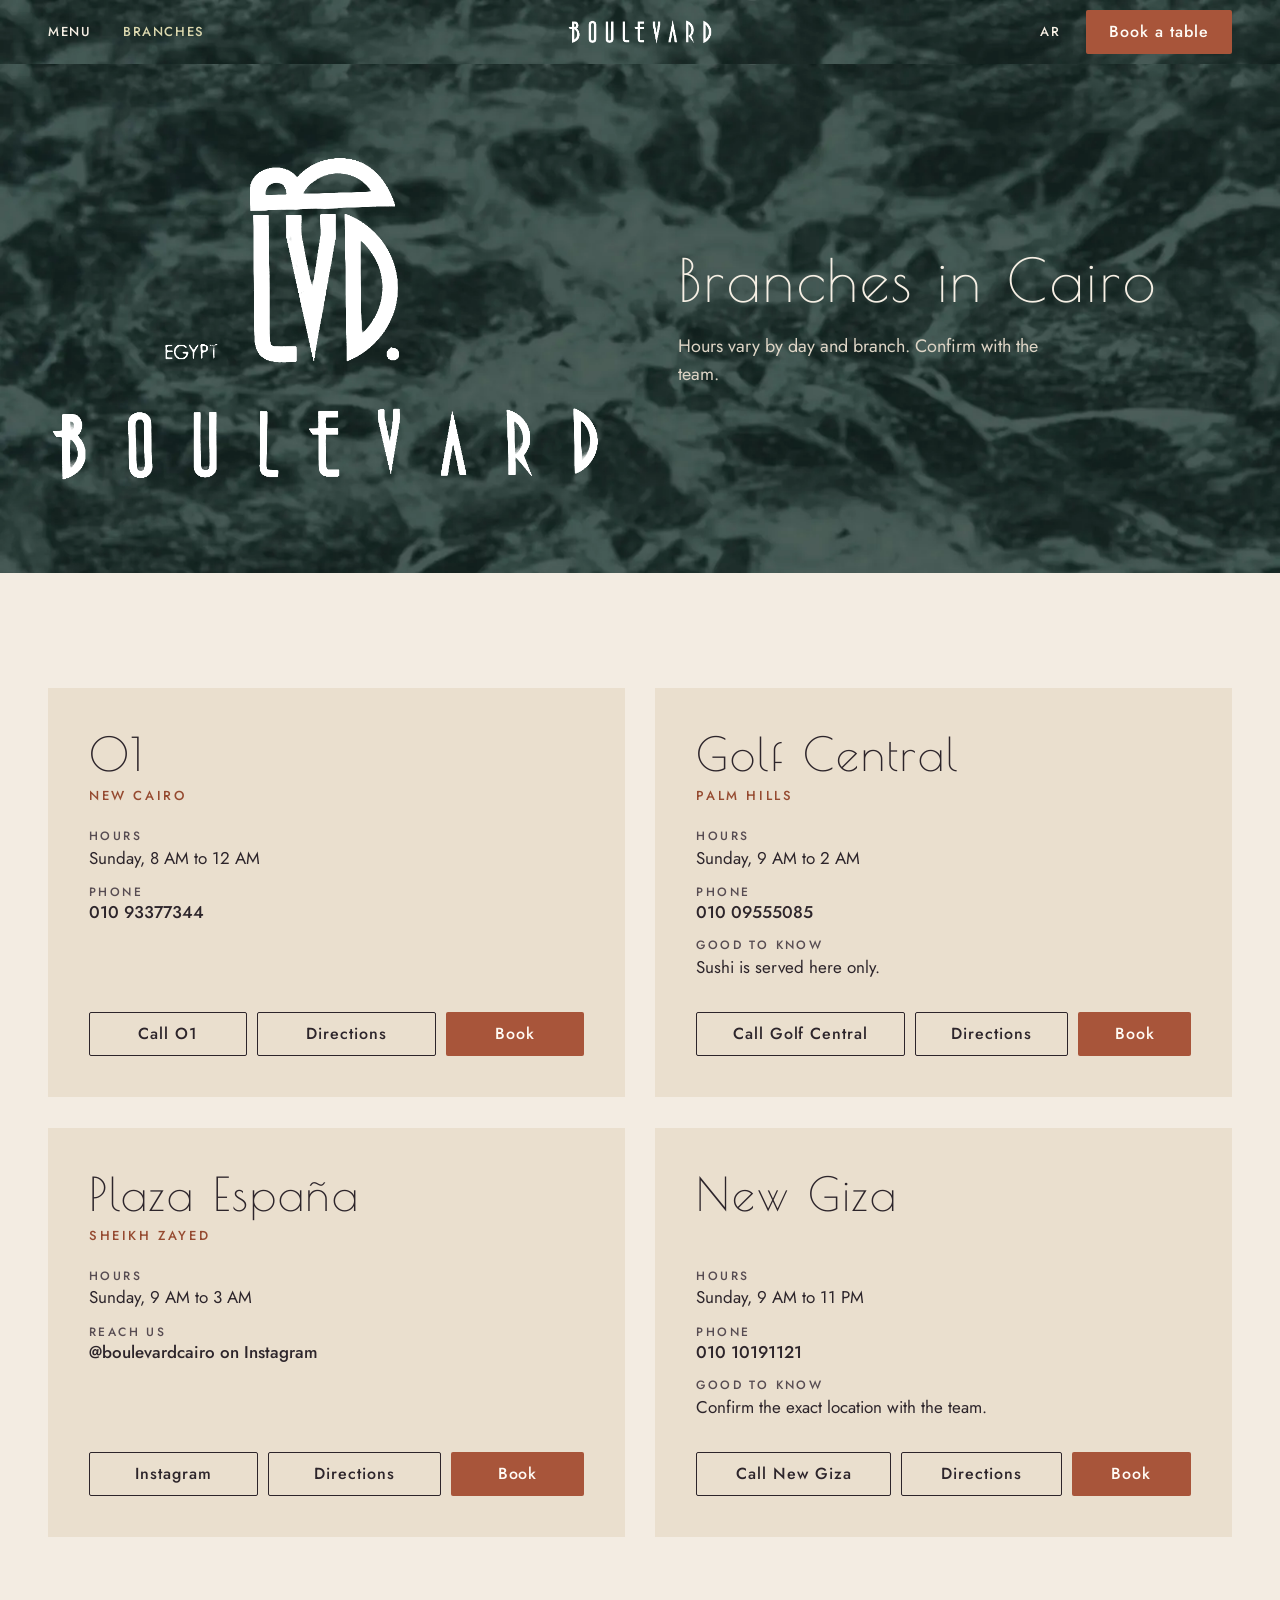
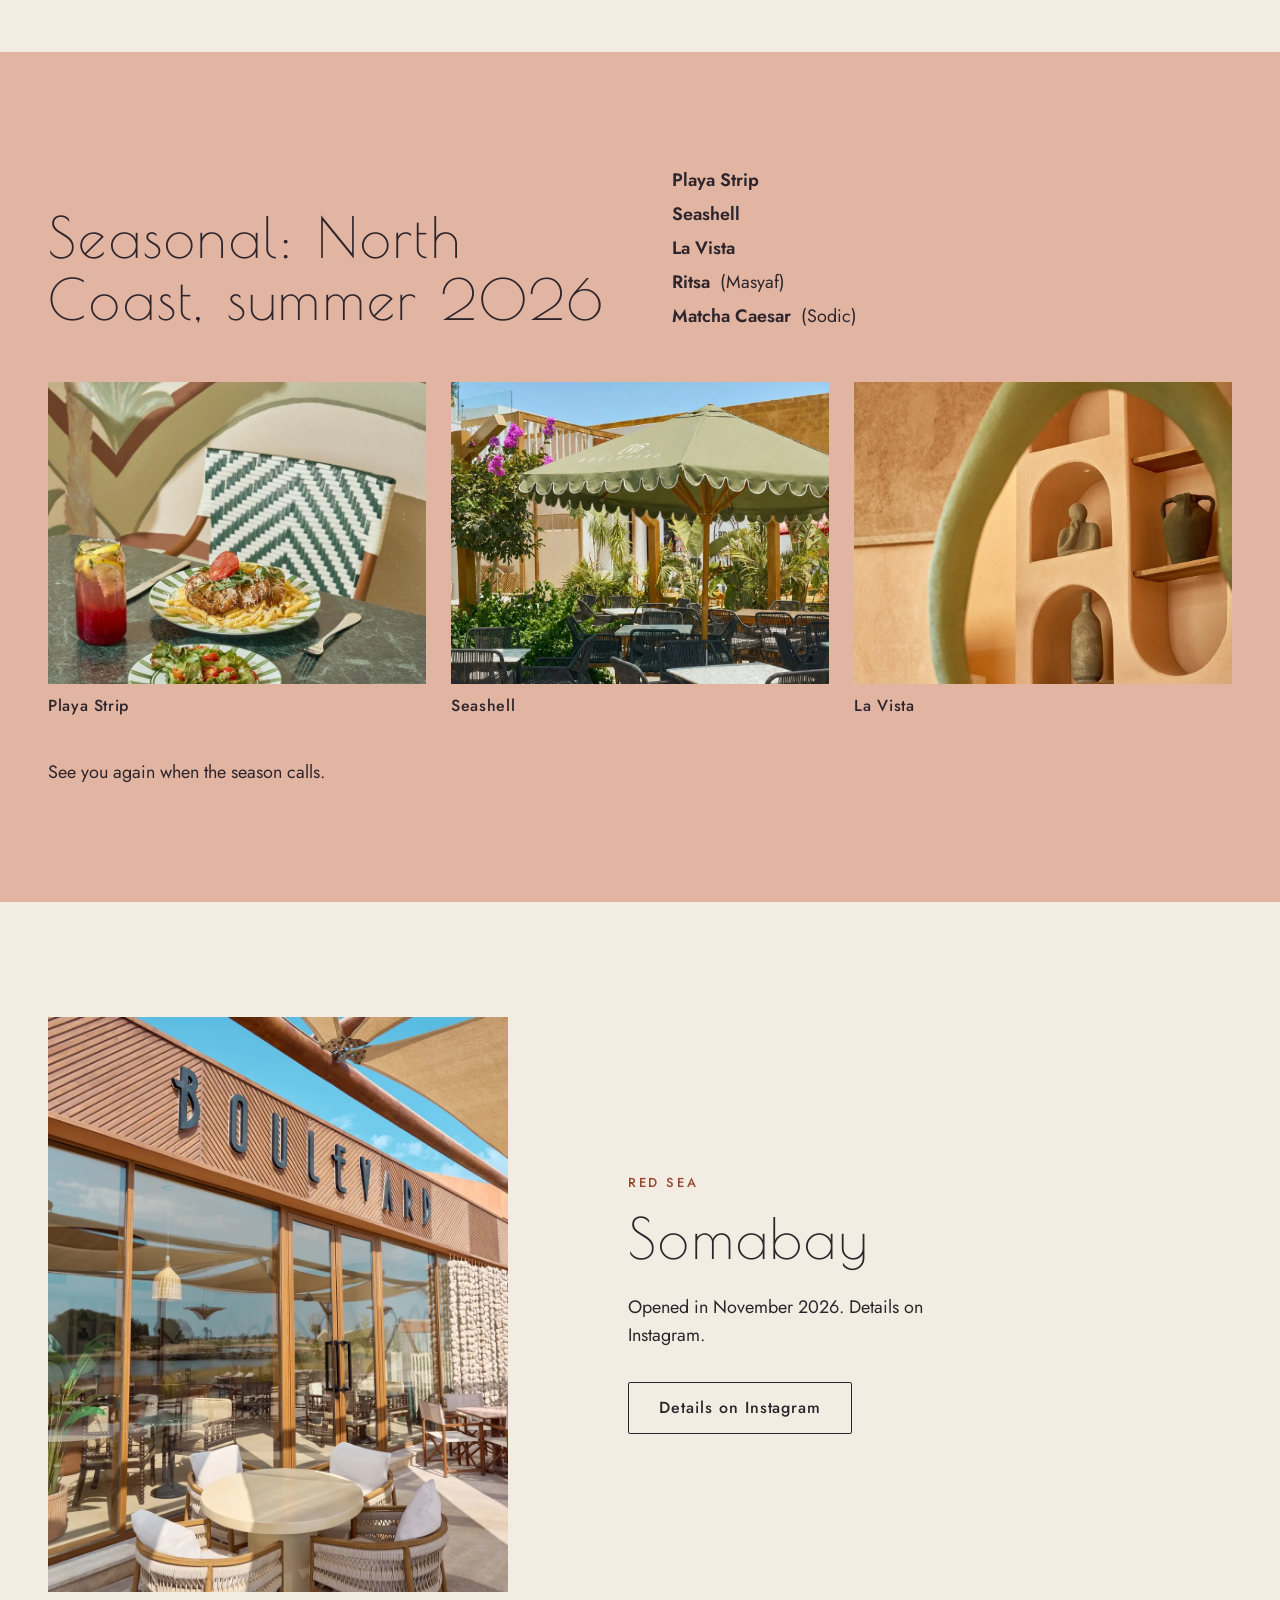
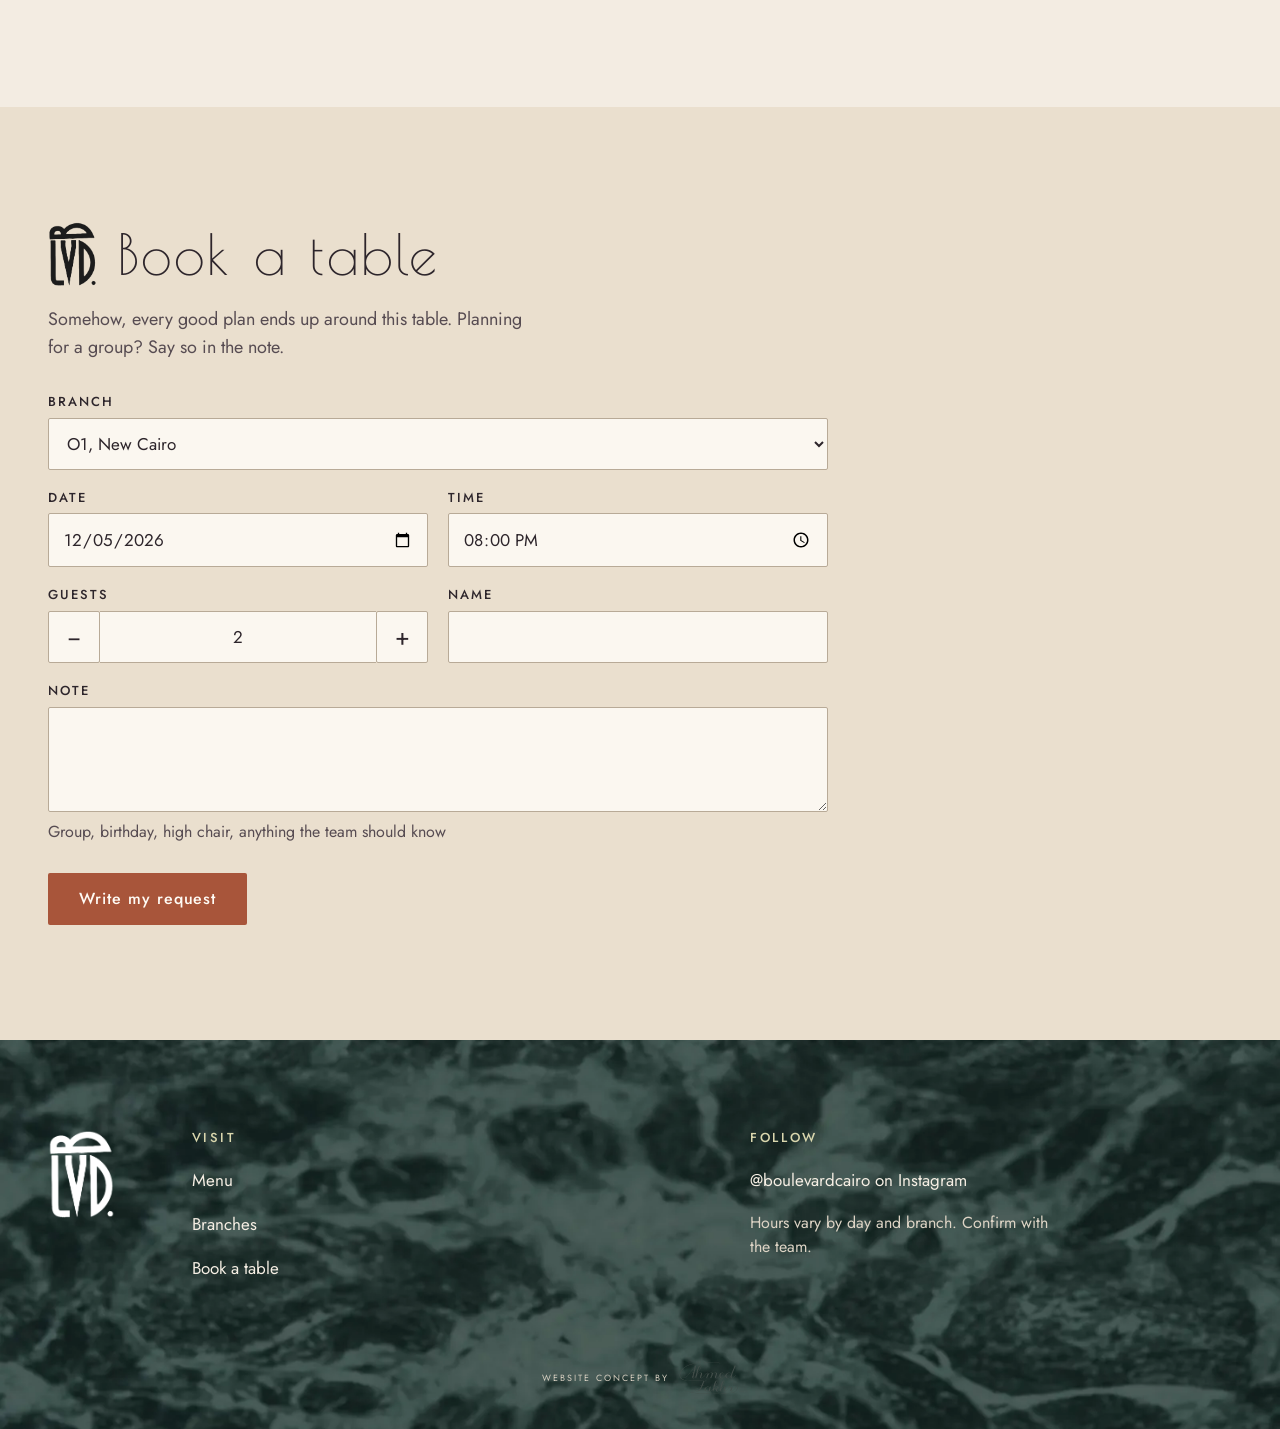
<file: branches.html>
<!doctype html>
<html lang="en">
<head>
<meta charset="utf-8">
<meta name="viewport" content="width=device-width, initial-scale=1, minimum-scale=1">
<title>Branches | Boulevard</title>
<meta name="description" content="Boulevard branches in Cairo: O1 New Cairo, Golf Central in Palm Hills, Plaza España in Sheikh Zayed and New Giza, with hours, phone numbers and directions.">
<meta name="theme-color" content="#314643">
<link rel="icon" href="icon.png" type="image/png">
<link rel="apple-touch-icon" href="apple-touch-icon.png">
<link rel="canonical" href="https://ahmedfakhr1.github.io/boulevard-preview/branches.html">
<meta property="og:type" content="website">
<meta property="og:site_name" content="Boulevard">
<meta property="og:title" content="Branches | Boulevard">
<meta property="og:description" content="Boulevard branches in Cairo: O1 New Cairo, Golf Central in Palm Hills, Plaza España in Sheikh Zayed and New Giza, with hours, phone numbers and directions.">
<meta property="og:url" content="https://ahmedfakhr1.github.io/boulevard-preview/branches.html">
<meta property="og:image" content="https://ahmedfakhr1.github.io/boulevard-preview/img/og.jpg">
<meta property="og:image:width" content="1200">
<meta property="og:image:height" content="630">
<meta name="twitter:card" content="summary_large_image">
<link rel="preload" href="fonts/jost-35841f.woff2" as="font" type="font/woff2" crossorigin>
<link rel="preload" href="fonts/poiret-one-36b233.woff2" as="font" type="font/woff2" crossorigin>
<link rel="preload" as="image" href="img/logo-white.png">
<style>html.fl,html.veiled{background:#263634}html.fl body{opacity:0}body{transition:opacity .4s ease}@media (prefers-reduced-motion:reduce){body{transition:none}}</style>
<script>(function(){var d=document.documentElement,first=false;d.classList.add("js");try{first=!localStorage.getItem("boulevard-intro");if(first)localStorage.setItem("boulevard-intro","1")}catch(e){}d.classList.add(first?"veiled":"fl");var done=false;window.__rel=function(){if(done)return;done=true;d.classList.remove("fl")};setTimeout(window.__rel,3000)})();</script>
<link rel="stylesheet" href="fonts.css?v=3">
<link rel="stylesheet" href="style.css?v=3">
<script src="app.js?v=3" defer></script>
</head>
<body class="branches">
<div class="veil" id="veil" aria-hidden="true"><img class="veil-logo" src="img/logo-white.png" alt="" width="567" height="117"><span class="veil-bar"><i></i></span></div>
<a class="skip" href="#main">Skip to content</a>
<header class="hdr marble" id="top">
<div class="hdr-in">
<div class="hdr-l">
<button class="burger" type="button" aria-label="Open menu" aria-expanded="false" aria-controls="drawer"><span></span><span></span></button>
<nav class="nav" aria-label="Main"><a href="menu.html">Menu</a><a href="branches.html" aria-current="page">Branches</a></nav>
</div>
<a class="brand" href="index.html" aria-label="Boulevard, home"><img src="img/logo-white.png" alt="Boulevard" width="567" height="117"></a>
<div class="hdr-r"><button class="ar" type="button" aria-haspopup="dialog">AR</button><a class="btn btn-book btn-sm" href="#book">Book a table</a></div>
</div>
</header>
<div class="drawer marble" id="drawer" hidden role="dialog" aria-modal="true" aria-label="Menu">
<button class="burger drawer-close" type="button" aria-label="Close menu"><span style="top:21px;transform:rotate(45deg)"></span><span style="top:21px;transform:rotate(-45deg)"></span></button>
<a class="big" href="menu.html">Menu</a>
<a class="big" href="branches.html">Branches</a>
<a class="big" href="#book">Book a table</a>
<div class="small"><a href="https://www.instagram.com/boulevardcairo/" target="_blank" rel="noopener">Instagram @boulevardcairo</a><button type="button" class="ar-d">AR</button></div>
</div>
<dialog class="pop" id="ar-pop" aria-labelledby="ar-msg"><div class="pop-in marble"><p id="ar-msg">Arabic is not in this preview, it will be live in the final version.</p><button class="btn btn-book" type="button" data-close>OK</button></div></dialog>
<main id="main">
<section class="phead marble"><div class="wrap phead-in">
<img class="lockup" src="img/lockup-white.png" alt="LVD Boulevard" width="1065" height="635">
<div><h1 class="d">Branches in Cairo</h1><p>Hours vary by day and branch. Confirm with the team.</p></div>
</div></section>
<section class="sec" aria-label="Cairo branches"><div class="wrap"><div class="cards"><article class="bcard rv" id="o1">
<h2><a href="https://www.google.com/maps/search/?api=1&query=Boulevard+O1+New+Cairo" target="_blank" rel="noopener">O1</a></h2>
<p class="lab area">New Cairo</p>
<dl><div><dt>Hours</dt><dd>Sunday, 8 AM to 12 AM</dd></div><div><dt>Phone</dt><dd><a class="tel" href="tel:+201093377344">010 93377344</a></dd></div></dl>
<div class="acts"><a class="btn btn-line btn-sm" href="tel:+201093377344">Call O1</a><a class="btn btn-line btn-sm" href="https://www.google.com/maps/search/?api=1&query=Boulevard+O1+New+Cairo" target="_blank" rel="noopener">Directions</a><a class="btn btn-book btn-sm" href="#book" data-branch="o1">Book</a></div>
</article><article class="bcard rv" id="golf">
<h2><a href="https://www.google.com/maps/search/?api=1&query=Boulevard+Golf+Central+Mall+Palm+Hills" target="_blank" rel="noopener">Golf Central</a></h2>
<p class="lab area">Palm Hills</p>
<dl><div><dt>Hours</dt><dd>Sunday, 9 AM to 2 AM</dd></div><div><dt>Phone</dt><dd><a class="tel" href="tel:+201009555085">010 09555085</a></dd></div><div><dt>Good to know</dt><dd>Sushi is served here only.</dd></div></dl>
<div class="acts"><a class="btn btn-line btn-sm" href="tel:+201009555085">Call Golf Central</a><a class="btn btn-line btn-sm" href="https://www.google.com/maps/search/?api=1&query=Boulevard+Golf+Central+Mall+Palm+Hills" target="_blank" rel="noopener">Directions</a><a class="btn btn-book btn-sm" href="#book" data-branch="golf">Book</a></div>
</article><article class="bcard rv" id="plaza">
<h2><a href="https://www.google.com/maps/search/?api=1&query=Boulevard+España+Plaza+Sheikh+Zayed" target="_blank" rel="noopener">Plaza España</a></h2>
<p class="lab area">Sheikh Zayed</p>
<dl><div><dt>Hours</dt><dd>Sunday, 9 AM to 3 AM</dd></div><div><dt>Reach us</dt><dd><a class="tel" href="https://www.instagram.com/boulevardcairo/" target="_blank" rel="noopener">@boulevardcairo on Instagram</a></dd></div></dl>
<div class="acts"><a class="btn btn-line btn-sm" href="https://www.instagram.com/boulevardcairo/" target="_blank" rel="noopener">Instagram</a><a class="btn btn-line btn-sm" href="https://www.google.com/maps/search/?api=1&query=Boulevard+España+Plaza+Sheikh+Zayed" target="_blank" rel="noopener">Directions</a><a class="btn btn-book btn-sm" href="#book" data-branch="plaza">Book</a></div>
</article><article class="bcard rv" id="giza">
<h2><a href="https://www.google.com/maps/search/?api=1&query=Boulevard+New+Giza+Sporting+Club" target="_blank" rel="noopener">New Giza</a></h2>
<p class="lab area" aria-hidden="true">&nbsp;</p>
<dl><div><dt>Hours</dt><dd>Sunday, 9 AM to 11 PM</dd></div><div><dt>Phone</dt><dd><a class="tel" href="tel:+201010191121">010 10191121</a></dd></div><div><dt>Good to know</dt><dd>Confirm the exact location with the team.</dd></div></dl>
<div class="acts"><a class="btn btn-line btn-sm" href="tel:+201010191121">Call New Giza</a><a class="btn btn-line btn-sm" href="https://www.google.com/maps/search/?api=1&query=Boulevard+New+Giza+Sporting+Club" target="_blank" rel="noopener">Directions</a><a class="btn btn-book btn-sm" href="#book" data-branch="giza">Book</a></div>
</article></div></div></section>

<section class="sec seasonal" aria-labelledby="h-season">
<div class="wrap">
<div class="seasonal-top rv">
<h2 class="d" id="h-season">Seasonal: North Coast, summer 2026</h2>
<ul class="outlets"><li><b>Playa Strip</b></li><li><b>Seashell</b></li><li><b>La Vista</b></li><li><b>Ritsa</b> (Masyaf)</li><li><b>Matcha Caesar</b> (Sodic)</li></ul>
</div>
<div class="sea rv">
<figure><div class="ph"><img src="img/nc-playa.webp" alt="A green and white woven chair against a painted palm mural, with an escalope and a pink lemonade" width="800" height="800" loading="lazy" decoding="async"></div><figcaption>Playa Strip</figcaption></figure>
<figure><div class="ph"><img src="img/nc-seashell.webp" alt="An olive scalloped umbrella printed with the LVD lockup, over rope chairs" width="1000" height="800" loading="lazy" decoding="async"></div><figcaption>Seashell</figcaption></figure>
<figure><div class="ph"><img src="img/nc-lavista.webp" alt="Arched plaster niches with clay vases, framed by a green arch" width="1000" height="800" loading="lazy" decoding="async"></div><figcaption>La Vista</figcaption></figure>
</div>
<p class="closing rv">See you again when the season calls.</p>
</div>
</section>

<section class="sec" aria-labelledby="h-soma">
<div class="wrap soma-b">
<figure class="rv"><img src="img/somabay.webp" alt="The terracotta slatted facade with the Boulevard letters, sail shades and the lake in the glass" width="1000" height="1250" loading="lazy" decoding="async"></figure>
<div class="soma-txt rv"><p class="lab">Red Sea</p><h2 class="d" id="h-soma">Somabay</h2><p class="soma-line">Opened in November 2026. Details on Instagram.</p><a class="btn btn-line" href="https://www.instagram.com/boulevardcairo/" target="_blank" rel="noopener">Details on Instagram</a></div>
</div>
</section>

<section class="sec alt on-light" id="book" aria-labelledby="h-book">
<div class="wrap book-grid solo">

<div class="rv">
<div class="book-head"><img src="img/lvd-dark.png" alt="" width="307" height="405" loading="lazy"><h2 class="d" id="h-book">Book a table</h2></div>
<p class="book-intro">Somehow, every good plan ends up around this table. Planning for a group? Say so in the note.</p>
<form class="form" id="book-form" novalidate>
<div class="field full"><label for="f-branch">Branch</label><select id="f-branch" name="branch"><option value="o1">O1, New Cairo</option><option value="golf">Golf Central, Palm Hills</option><option value="plaza">Plaza España, Sheikh Zayed</option><option value="giza">New Giza</option></select></div>
<div class="field"><label for="f-date">Date</label><input id="f-date" name="date" type="date" required></div>
<div class="field"><label for="f-time">Time</label><input id="f-time" name="time" type="time" value="20:00" required></div>
<div class="field"><span class="lbl" id="l-guests">Guests</span>
<div class="stepper" role="group" aria-labelledby="l-guests"><button type="button" data-step="-1" aria-label="One guest fewer">&minus;</button><input id="f-guests" name="guests" type="number" inputmode="numeric" min="1" max="40" value="2" aria-labelledby="l-guests"><button type="button" data-step="1" aria-label="One guest more">+</button></div></div>
<div class="field"><label for="f-name">Name</label><input id="f-name" name="name" type="text" autocomplete="name" required></div>
<div class="field full"><label for="f-note">Note</label><textarea id="f-note" name="note" rows="3" aria-describedby="f-note-h"></textarea><span class="fh" id="f-note-h">Group, birthday, high chair, anything the team should know</span></div>
<div class="go"><button class="btn btn-book" type="submit">Write my request</button></div>
</form>
<div class="sent" id="sent" hidden tabindex="-1" role="status" aria-live="polite">
<h3>Ready to send</h3>
<p class="msg" id="sent-msg"></p>
<div class="acts" id="sent-acts"></div>
<p class="hint" id="sent-hint"></p>
</div>
</div>
</div>
</section>

</main>
<footer class="foot marble" id="foot">
<div class="wrap">
<div class="foot-grid">
<img class="foot-mono" src="img/lvd-white.png" alt="" width="307" height="405" loading="lazy">
<div><h2>Visit</h2><ul><li><a href="menu.html">Menu</a></li><li><a href="branches.html">Branches</a></li><li><a href="index.html#book">Book a table</a></li></ul></div>
<div><h2>Follow</h2><a class="ig" href="https://www.instagram.com/boulevardcairo/" target="_blank" rel="noopener">@boulevardcairo on Instagram</a><p class="hrs">Hours vary by day and branch. Confirm with the team.</p></div>
</div>
<p class="credit"><a class="sig" href="https://ahmedfakhr1.github.io/" rel="noopener" title="Website concept by Ahmed Fakhreldin"><span class="sig-by">Website concept by</span><span class="sr">Ahmed Fakhreldin</span><svg viewBox="-16 -123 301 172" aria-hidden="true" focusable="false"><defs><mask id="sig-pen" maskUnits="userSpaceOnUse" x="-80" y="-180" width="760" height="300"><g class="pen"><path pathLength="1" style="animation-delay:0.10s;animation-duration:0.32s" d="M8.2 -39l2 1.2 1.2 0.4 1.4 0.1 1.6-0.3 1.7-0.7 2-1.2 5.2-4.7 7-8 8.4-10.2 8.6-11 16.8-22.7 1.8-2 0.9-0.2 -0.1 1.7 -1.2 6.4 -3.2 14.3 -2.4 10.5 -5.3 21.1 -0.4 2.1 -0.1 2.6 0.6 1.9 1.5 1 1.1 0.1 2.6-0.4 1.5-0.8 3.2-2.7 4.9-5.5"/><path pathLength="1" style="animation-delay:0.50s;animation-duration:0.05s" d="M35.4 -60.5l6.3-1.4 7.3-1 7-0.4 6.6 0.3"/><path pathLength="1" style="animation-delay:0.64s;animation-duration:0.51s" d="M70.1 -51.5l11.6-15.7 6.3-9.3 3.1-5.2 2.8-6.3 1.6-5.6 0-2.1 -0.4-1.7 -0.8-1.3 -1.4-0.5 -1.9 0.2 -2.2 1.1 -2 1.6 -1.7 2 -1.4 2.5 -1.4 3.4 -3.2 9.4 -3.6 12.8 -3.9 16.2 -1.6 7.5 -0.3 2.9 5.3-10.1 4.2-5.8 2.6-3.1 2.5-2.3 2.4-1.4 2.3-0.9 2.3-0.4 2.3 0 1.8 0.4 1.3 0.9 0.9 1.3 0.4 1.7 -0.1 2.1 -0.5 2.6 -3.4 9.2 -0.6 2.6 0 2.1 0.4 1.7 0.8 1.3 1.1 0.9 1.1 0.4 1.2 0 1.6-0.4 4.3-2 3.2-2.3 3.7-4.3 10.3-13.2 2.5-2.3 2.5-1.4 2-0.6 1.5 0.3 1.1 1 0.6 1.2 0.1 1.1 -0.3 1.6 -3.8 11.2 -4.2 10.1"/><path pathLength="1" style="animation-delay:1.22s;animation-duration:0.12s" d="M127 -45.5l4.4-6.9 2.3-3.1 2.6-3.1 2.5-2.3 2.4-1.4 2.4-0.9 2.3-0.4 2.2 0 1.8 0.4 1.4 0.9 0.8 1.1 0.5 1.2 0 1.1 -3 9.6 -5.3 12.9"/><path pathLength="1" style="animation-delay:1.42s;animation-duration:0.17s" d="M148.2 -45.5l4.4-6.9 4.9-6.2 2.5-2.3 2.4-1.4 2.4-0.9 2.3-0.4 2.2 0 1.8 0.4 1.4 0.9 0.8 1.3 0.4 1.7 0 2.1 -0.6 2.6 -3.4 9.2 -0.5 2.6 -0.1 2.1 0.4 1.7 0.9 1.3 1 0.9 1.1 0.4 1.2 0 1.6-0.4 4.3-2 1.8-1.2 1.4-1.1 1.6-1.7 6.9-8.7"/><path pathLength="1" style="animation-delay:1.67s;animation-duration:0.18s" d="M193.4 -42.4l6.3-3.2 1.5-1.2 2.6-3 2.4-4.4 0.7-2.2 0.2-2.3 -0.3-1.8 -0.7-1.4 -1-1 -1.1-0.6 -2.6 0.1 -4.2 1.9 -2 1.6 -1.6 1.9 -1.2 2.5 -0.9 2.8 -0.5 6.4 0.5 2.7 0.9 2.3 1.4 1.8 1.8 1.4 2.2 1 2.2 0.6 2.3 0.1 2.3-0.2 4.6-1.8 3.5-2.3 1.4-1.4 7.5-9.4"/><path pathLength="1" style="animation-delay:1.93s;animation-duration:0.43s" d="M249.1 -54.5l-1.7-4.2 -1.3-1.8 -1.9-1.4 -2.2-1 -2.2-0.6 -4.5 0.1 -4.7 1.8 -3.5 2.3 -2.6 3 -2.4 4.4 -0.7 2.3 -0.2 2.3 0.2 2.2 0.6 2.3 1.1 2.1 1.5 1.7 2 1.3 2.2 0.9 2.2 0.4 2.3 0 2.3-0.4 2.4-0.9 2.3-1.3 1.8-1.7 1.5-2.1 3.3-6.8 20.5-46.9 -13.8 32.1 -1.4 4 -1.7 5.3 -2.2 9.4 -0.3 3.4 0.1 2.5 0.7 1.7 2.1 1.6 2.6-0.1 4.2-1.8 3.5-2.3 1.4-1.4 7.5-9.4"/><path pathLength="1" style="animation-delay:2.43s;animation-duration:0.74s" d="M193.3 -110.5l-6.7-2.7 -5.3-1.3 -7.1-1.1 -8.9-0.8 -11.2-0.6 -13.4-0.3 -14.7 0.2 -15.2 0.6 -15.7 1.1 -15.1 1.8 -14.3 2.4 -13.4 3 -11.9 3.4 -10.6 4 -9.5 4.7 -8.4 5.5 -7.4 6.4 -6 6.9 -4.7 7.5 -3.3 7.4 -2 6.2 -0.5 4.9 0.6 4.6 1.5 4.7 2.5 4.7 3.6 4 4.7 3 5.9 2.3 7.5 1.7 9.1 1.1 21.4 1.4 22.1 0.5 8.8 0 18.6-0.6 4.3 0.1 11.3 2 3.1 0.3 2.8-0.1 2.5-0.5 4.5-2"/><path pathLength="1" style="animation-delay:3.25s;animation-duration:0.19s" d="M109.7 -21.5l-7.4 18.7 -5 11.6 -2.4 4.9 -4.6 7.4 -2.2 2.7 -2.2 2 -2 1.5 -4.1 2.1 -2 0.5 -1.9 0.1 -2-0.2 -1.8-0.6 -1.8-1 -1.5-1.3 -1-1.7 -0.9-3.9 0-1.9 0.4-1.7 0.8-1.3 1-1 1.4-0.6 1.8-0.3 3.8 0.6 3.9 2"/><path pathLength="1" style="animation-delay:3.52s;animation-duration:0.04s" d="M89.3 1.7l23.2 0"/><path pathLength="1" style="animation-delay:3.64s;animation-duration:1.68s" d="M139.5 14.5l-1.4-3.5 -1.2-1.5 -1.6-1.2 -1.8-0.9 -1.9-0.5 -1.9-0.1 -4 0.9 -3.6 1.9 -2.4 2 -1.1 1.5 -2.1 3.7 -0.5 1.9 -0.2 2 0.7 3.8 0.9 1.8 1.3 1.5 1.7 1.1 3.8 1.1 1.9 0 4-1.1 1.9-1.1 1.6-1.5 1.2-1.8 5.8-12.4 1.1-1.8 -2.7 10.6 -0.4 3.1 0 2.5 0.4 1.6 0.9 1.1 0.9 0.6 0.9 0.2 2.6-0.6 3.7-1.8 2.6-2 1.5-1.7 11.1-14.5 8.7-12.5 2.9-4.7 3.4-7.8 0.6-2.3 0.2-2 -0.2-1.5 -0.6-1.2 -1-0.8 -1.5 0 -1.9 0.8 -1.8 1.2 -1.4 1.5 -1.3 2 -2.5 6 -2.8 9 -3.1 11.8 -3.3 14.2 -0.6 3.8 0.5-0.3 1.2-2.8 2.4-4.4 5.4-7.5 2.2-2.2 2.1-1.4 2-0.9 2-0.5 1.9-0.1 1.7 0.3 1.2 0.6 0.9 0.9 0.5 1.4 0 1.6 -0.4 1.9 -1.1 1.4 -1.8 1.1 -2.2 0.7 -2.6 0.4 -2.7 0.1 -1.1 0.3 2.3 2 1.3 1.9 2.3 6.7 0.9 1.1 0.9 0.6 1 0.2 1.1-0.1 1.5-0.5 3.6-1.8 1.5-1 2.6-2.7 8.6-11.1 5.5-7.5 7.5-11 3.6-7.3 1.6-4.9 0.2-2 -0.2-1.5 -0.6-1.2 -1.1-0.8 -1.4 0 -1.9 0.8 -1.8 1.2 -1.5 1.5 -1.2 2 -1.2 2.7 -2.7 7.4 -3 10.4 -3.2 13.3 -2.3 11 0.6-0.3 2.4-5.2 2.6-4.2 4-5.3 2.1-2.2 2.1-1.4 2-0.9 2-0.5 2-0.1 1.6 0.3 1.3 0.6 0.9 0.9 0.4 1.4 0.1 1.6 -0.3 2.1 -0.7 2.4 -2.2 5.4 -0.7 4.3 0.2 1.5 0.6 1.2 0.8 0.9 1 0.5 2.2-0.1 1.6-0.6 3.6-1.9 2.5-2.2 8.2-10.4 6.4-9 0.5 0 -0.1 1.4 0.6 1.5 1.8 0.7 2.6 0.1 2.2 0.4 1.4 0.7 0.7 1.1 0.3 1.5 0 1.8 -1.3 4.7 -2 4.9 -0.4 2.4 1.1 2 0.9 0.7 1 0.4 1 0 3.1-1.1 3.5-2 1.1-0.9 3.2-3.6 7.8-10.4 3.6-3.6 1.8-1.2 1.7-0.5 1.7 0 1.3 0.6 0.8 1.3 0.4 1.8 -0.2 2.4 -0.9 2.8 -1.6 3.5 -2.6 4.3 -3.6 4.8 -4.6 4 -5.8 2.9 -7.4 2.1 -9.5 1.7 -11.8 1.3 -12 1 -22.3 1.3 -15 0.3 -19.5 0 -41.7-0.7 -17.8-0.7 -16-0.9 -14.4-1.1 -12.7-1.3 -11.4-1.6 -10.4-1.7 -9.1-1.9 -8.1-2.1 -14.5-4.8"/></g></mask><g id="sig-ink"><path d="M7.8 -38.4l0 0.5 0.6 0.6 1.4-2.2 -0.7-0.3 -0.5 0.2zM8.2 -37.5l1 0.5 1.5 0.3 0.5-1.7 -1.6-1.2zM10.2 -36.7l3.2-0.1 -0.2-1.2 -1.3-0.1 -1-0.5zM12.8 -36.7l1.7-0.3 1.9-0.8 -0.6-1 -1.6 0.6 -1.4 0.2zM15.8 -37.5l2.6-1.5 1.6-1.2 -0.8-0.9 -2.1 1.5 -1.8 1zM19.2 -39.5l2.5-2.3 3.1-3.2 -0.9-0.8 -5.5 5.3zM23.7 -43.8l7.1-8.1 -0.9-0.7 -7.1 8zM29.5 -50.4l8.2-9.9 -0.9-0.7 -8.2 9.9zM36.3 -58.5l8.6-10.8 -1-0.8 -8.6 10.8zM43.4 -67.5l8.5-11 -1-0.7 -8.4 11zM50.5 -76.7l7.5-10.3 -1-0.7 -7.4 10.2zM56.9 -85.3l6.1-8.4 -1-0.7 -6.1 8.4zM62.1 -92.5l4.3-5.5 -0.9-0.7 -4.4 5.5zM65.9 -97.3l1.7-2.3 -0.6-0.6 -2 2.1zM66.1 -100.2l-0.9 0.2 -0.8 1.5 5.2 0.9 -0.3-1.8 -0.8-0.4zM64.6 -99l-0.7 1.9 -0.5 2.7 5.7 1.2 0.5-2.9 0-2.1zM63.5 -95.4l-1.5 7.5 5.7 1.3 1.6-7.7zM62.3 -89.4l-2.1 9.5 5.7 1.3 2.1-9.5zM60.6 -81.6l-2.3 10.3 5.6 1.3 2.4-10.3zM58.7 -73l-2.5 10.4 5.6 1.4 2.5-10.5zM56.6 -64.3l-2.4 9.9 5.6 1.4 2.4-10zM54.6 -55.9l-2 8 5.5 1.4 2.1-8.1zM52.9 -49.1l-1.4 5.7 5.7 1.1 1.2-5.4zM51.6 -44.1l-0.5 3.7 5.9 0 0.3-2.5zM51.1 -41l0.1 1.7 0.6 1.6 5.1-1.7 0.1-1.3zM51.5 -38.2l1 1.4 1.6 0.8 2.9-3.5zM53.5 -36.2l1.1 0.3 1.8 0 0.3-1.5 -0.5-0.7 0.1-0.7zM56 -35.9l2.6-0.2 -0.2-1.2 -1.1 0.1 -0.8-0.4zM58.1 -36l1.5-0.3 1.5-0.7 -0.5-1 -1.4 0.6 -1.2 0.2zM60.6 -36.7l3.3-2.3 -0.8-0.9 -3 2.1zM63.3 -38.5l3.5-3.3 -0.9-0.9 -3.3 3.3zM66.2 -41.2l3-3.6 -0.8-0.7 -3.1 3.5zM68.8 -44.4l1-1.4 -0.7-0.4 -1.1 1.1z"/><path d="M35.4 -60.1l3.1-0.5 -0.3-1.2 -2.9 0.9zM37.6 -60.4l6.6-1.3 -0.2-1.2 -6.6 1.3zM43 -61.5l7.3-1 -0.1-1.2 -7.4 1zM49 -62.3l7-0.4 0-1.3 -7.1 0.5zM55 -62.7l5.7 0.2 0.1-1.2 -5.9-0.2zM60 -62.5l1.8 0.1 0.8-0.2 -0.1-0.9 -2.5-0.3z"/><path d="M70.4 -51.3l2.4-2.9 -0.9-0.6 -2.1 3.1zM72.1 -53.3l5.3-6.9 -1-0.8 -5.2 7zM76.4 -58.8l7.1-10 -1-0.7 -7.1 9.9zM82.2 -66.9l6.3-9.2 -1-0.7 -6.3 9.2zM87.7 -75l3.4-5.5 -1-0.6 -3.4 5.5zM90.7 -79.7l2.9-5.9 -1.2-0.4 -2.8 5.7zM93.1 -84.4l2.4-6.4 -1.1-0.4 -2.4 6.2zM95.2 -89.9l0.7-2.7 0.3-2.4 -1.2 0 -0.2 2.1 -0.7 2.7zM96.2 -94.3l-0.1-2.1 -0.7-1.8 -1 0.6 0.5 1.4 0 1.8zM95.7 -97.6l-1-1.5 -1.7-0.8 -0.1 1.3 1 0.4 0.7 1zM93.6 -99.8l-2-0.2 -2.6 0.6 1.1 2.2 1.8-1.1 1.3-0.2zM89.9 -99.6l-2.7 1 -2.6 1.6 3.1 2.6 1.2-1.8 1.8-1.5zM85.4 -97.6l-2.2 2 -1.8 2.7 4.6 2.3 2.1-4.4zM82 -93.9l-1.7 3.3 -1.7 4.1 5.2 1.8 2.6-6.9zM79.2 -88l-3.4 10.1 5.4 1.6 3.1-9.8zM76.4 -79.8l-3.7 12.9 5.6 1.4 3.4-12.7zM73.4 -69.3l-3.9 15.7 5.6 1.3 3.8-15.5zM70.1 -56.4l-1.2 5.8 -1.8 9.9 4.6 1.1 4.1-15.5zM67.4 -42.6l-0.6 4.7 0.1 0.8 0.5 0.5 2.3 0.5 0.6-0.3 0.9-1.8 1-3.3zM68.9 -36.2l1.4-2.9 -0.9-0.5 -1.2 3.1zM69.9 -38.3l2.8-6.1 -1-0.5 -2.7 6.2zM72.2 -43.4l2.8-5.2 -1-0.6 -2.8 5.4zM74.6 -47.8l3.5-5.2 -1-0.7 -3.5 5.3zM77.4 -52l4.8-6.2 -0.9-0.8 -4.9 6.3zM81.4 -57.3l2.4-2.5 2.4-1.6 -0.6-1.1 -2.6 1.8 -2.6 2.6zM85.4 -61l2.3-1.1 2.2-0.7 -0.2-1.2 -2.5 0.8 -2.5 1.2zM89.2 -62.6l2.2-0.4 2.1 0.1 0.1-1.4 -2.3 0.1 -2.4 0.4zM92.8 -63l1.8 0.6 0.8 1 1.8-2.5 -1.4-0.3 -2.9-0.1zM95.2 -61.8l0.2 0.8 -0.2 1.2 5.2-1.5 -1.7-1.9 -2.2-0.9zM95.2 -60l-0.2 2.4 5.8 0.8 0.1-2.8 -1-2.4zM95 -58.2l-0.9 4.6 5.2 1.8 1.1-3.1 0.5-2.9zM94.4 -54.6l-2.4 6.4 5.2 1.8 2.5-6.4zM92.4 -49.3l-1.2 3.2 -0.7 2.9 5.9 0.8 0.3-2.2 0.8-2.8zM90.7 -44.1l-0.3 2.8 0.6 2.6 5.2-1.5 0.2-2.9zM90.6 -39.6l1.3 2.3 1.9 1.3 2.3-2.7 -0.1-0.7 0.2-1.2zM93.2 -36.3l1.8 0.6 1.6 0.1 0.3-1.6 -0.5-0.8 -0.4-1.1zM96.1 -35.6l3-0.5 -0.3-1.1 -1.3 0.2 -0.8-0.4zM98.6 -35.9l4.1-1.6 -0.5-1.1 -3.9 1.5zM101.9 -37.1l4.1-2.4 -0.7-1 -3.9 2.3zM105.5 -39.1l3-2.6 -0.9-0.9 -2.8 2.5zM108 -41.2l4.1-4.8 -1-0.8 -4 4.8zM111.2 -45l5.2-6.7 -0.9-0.7 -5.2 6.7zM115.6 -50.6l5.2-6.7 -1-0.8 -5.2 6.8zM119.9 -56.2l2.5-2.8 2.4-2 -0.7-1 -2.5 2.1 -2.6 2.9zM124 -60.4l2.3-1.4 1.9-0.3 -0.2-1.5 -2.2 0.7 -2.5 1.5zM127.6 -62.2l0.6 0.1 0.7 0.4 0 1 2.9-2.5 -1.5-0.6 -0.8-0.1 -2.2 0.5zM129 -61.1l-0.4 1.7 5.5-1.2 -1.1-1.8 -1.9-1.1zM128.7 -59.6l-0.3 1.2 5.5 1.4 0.5-2.2 -0.6-2.1zM128.5 -59l-1.7 5.8 5.2 1.8 2.1-6.4zM127.2 -54.5l-2.7 8.4 4.6 1.8 3.4-8.5zM124.9 -47.4l-2.5 7.2 3.9 1.7 3.4-7.1zM122.8 -41.2l-0.8 2.6 -0.2 1.5 2.7 1.2 1-1.1 1.3-2.5zM121.7 -37.5l0.4 0.7 2 0.9 0.7-0.2z"/><path d="M127.4 -45.3l1.3-1.8 -1-0.7 -1 2.2zM128.4 -46.6l2.8-4.5 -1-0.7 -2.8 4.6zM130.6 -50.2l4.5-6 -1-0.8 -4.5 6.1zM134.2 -55.1l2.5-3.1 2.5-2.2 -0.8-1 -2.5 2.4 -2.7 3.1zM138.4 -59.8l2.3-1.6 2.3-1 -0.4-1.1 -2.5 1 -2.5 1.8zM142.2 -62.1l2.3-0.7 2.2-0.2 -0.1-1.3 -2.4 0.3 -2.4 0.8zM145.9 -63l2.1 0.1 1.5 0.8 0.8-2.1 -4.5 0zM149.1 -62.4l0.8 1 0.2 1.1 3.6-2.5 -1.9-1.1 -2.2-0.4zM150 -60.6l-0.2 1.2 5.7-0.5 -0.8-2 -1.6-1.3zM149.8 -59.4l-0.4 1.7 5.5 1.6 0.6-2.4 -0.2-2.1zM149.6 -58.4l-2.1 6.7 5.2 1.9 2.4-7.2zM148 -53.2l-3 8.3 5 2 3.2-8.5zM145.5 -46.2l-2.5 6.7 4.5 2 1-1.8 2.1-4.9zM143.2 -40.4l-0.5 2.3 0.1 0.9 2.5 1.3 0.6 0.1 0.4-0.2 1.7-2.3z"/><path d="M148.6 -45.3l1.3-1.9 -0.9-0.5 -1.1 2.1zM149.6 -46.6l2.9-4.5 -1-0.7 -2.9 4.6zM151.9 -50.2l4.4-6 -1-0.8 -4.5 6.1zM155.4 -55.1l2.6-3.1 2.4-2.2 -0.8-1 -2.5 2.4 -2.7 3.1zM159.6 -59.8l2.3-1.6 2.3-1 -0.4-1.1 -2.5 1 -2.5 1.8zM163.4 -62.1l2.3-0.7 2.2-0.2 -0.1-1.3 -2.4 0.3 -2.4 0.8zM167.2 -63l2 0.1 1.5 0.8 0.9-2.1 -4.6 0zM170.3 -62.4l0.8 1 0 1.1 4-2.4 -2.1-1.2 -2.2-0.4zM171.1 -60.6l-0.3 2 5.9-0.1 -0.6-2.6 -0.4-0.7 -1.2-1.2zM170.8 -59.1l-0.4 3.7 5.4 1.5 0.8-2.9 0-2.8zM170.5 -56.2l-0.6 2.6 -1.2 3.1 5 2.1 2.5-6.5zM169.2 -51.6l-2.5 6.5 5.6 1.3 0.7-2.6 1.2-3.1zM167 -46.1l-0.7 2.9 -0.1 2.8 5.8-0.5 0.5-3.7zM166.1 -41.3l0.6 2.6 1.6 2 3.5-2.7 0.2-2zM167.7 -37.3l1.3 1 2.3 0.7 1-2.1 -0.4-1 -0.1-1zM170.8 -35.7l1.6 0.1 1.4-0.2 -0.2-1.2 -0.9-0.2 -0.6-0.8zM173.3 -35.7l3.6-1.1 -0.5-1.1 -1.8 0.7 -1.4 0.2zM176.2 -36.5l4.4-2.2 -0.6-1 -4.3 2.1zM179.9 -38.3l3.4-2.4 -0.9-0.8 -3.1 2.1zM182.8 -40.3l3.4-3.7 -0.9-0.8 -3.3 3.6zM185.5 -43.2l4.6-5.9 -0.9-0.6 -4.6 5.7zM189.4 -48.2l2.2-3.1 -0.6-0.4 -0.2 0.1 -2.3 2.7z"/><path d="M193.6 -42.1l2.1-0.8 -0.5-1 -2 1.1zM195.1 -42.7l4.3-2.1 -0.6-1 -4.2 2.2zM198.7 -44.4l3.3-2.3 -0.8-0.9 -3.1 2.2zM201.6 -46.3l2.7-3.1 -1-0.7 -2.5 2.9zM203.8 -48.8l2.7-4.4 -1.1-0.5 -2.5 4.2zM206.1 -52.4l1-2.3 0.5-2.4 -1.2-0.2 -0.5 2.2 -0.9 2.2zM207.5 -56.3l0.2-2.4 -0.3-2 -1.1 0.4 0.2 1.6 -0.2 2.1zM207.6 -60l-0.6-1.8 -1.2-1.3 -0.8 0.9 0.9 1 0.5 1.4zM206.2 -62.7l-1.1-1 -1.3-0.5 -0.3 1.2 0.9 0.4 1 0.7zM204.2 -64.1l-1.3-0.2 -1.7 0.1 0.5 1.7 1.2-0.5 0.9 0.1zM201.8 -64.3l-4.4 1.2 1.2 2.3 3.6-1.9zM198.3 -63.4l-2.7 1.1 -2.5 1.6 3.1 2.7 1.2-1.8 1.9-1.4zM193.9 -61.3l-2.2 2.1 -1.8 2.7 5 1.9 0.7-2.1 0.9-1.9zM190.4 -57.5l-1.4 3.1 -0.8 3.5 5.9 0.7 1-5.1zM188.4 -52.1l-0.4 3.7 0.2 3.4 5.8-0.7 0.2-5.5zM188.1 -46.1l0.7 3.2 1.4 2.7 4.3-2.3 -0.5-4zM189.7 -41l1.9 2.3 2.5 1.5 1.7-2.6 -0.7-1 -0.7-2.3zM193.2 -37.7l2.6 1.1 2.5 0.6 0.5-1.7 -1.9-1.1 -1.5-1.5zM197.5 -36.2l2.4 0.4 2.4 0.1 -0.1-1.3 -2.1-0.2 -2-0.8zM201.5 -35.7l2.4-0.2 2.4-0.6 -0.4-1.1 -2.2 0.5 -2.2 0.1zM205.5 -36.2l2.4-0.9 2.3-1.2 -0.6-1.1 -2.2 1.2 -2.2 0.8zM209.5 -37.9l3.6-2.4 -0.8-0.9 -3.3 2.2zM212.6 -39.9l3.2-3.3 -0.9-0.8 -3 3.2zM215.2 -42.4l4.5-5.8 -0.9-0.7 -4.5 5.7zM219 -47.2l2.8-3.9 -0.7-0.5 -3 3.7zM221.6 -50.8l0.3-0.5 -0.6-0.4 -0.4 0.3z"/><path d="M249.5 -54.7l-0.6-2 -1.1 0.4 1 1.9zM249.1 -56.2l-1.1-2.8 -1-1.3 -0.9 0.7 0.8 1.2 1.2 2.6zM247.5 -59.7l-1.6-1.8 -2.1-1.4 -0.6 1.1 1.9 1.2 1.4 1.6zM244.5 -62.5l-2.3-1 -2.3-0.6 -0.2 1.2 2.1 0.5 2.1 1zM240.7 -64l-2.4-0.3 -2.4 0.1 0.2 1.4 2.2-0.2 2.1 0.2zM236.7 -64.3l-2.4 0.3 -2.6 0.7 0.9 2 2.1-1.1 2.2-0.5zM232.6 -63.6l-4.8 2 1.6 2.4 3.9-2.5zM228.5 -62l-3.7 2.2 2.8 2.6 0.9-1.2 1.4-1.2zM225.4 -60.2l-1.7 1.4 -1.6 1.9 3.9 2.5 1.9-3.2zM222.6 -57.6l-1.6 2.2 -1.4 2.5 5 2 1.8-4.1zM220 -53.7l-1.2 2.6 -0.5 2.8 5.9 0.4 0.6-3.7zM218.4 -49.2l-0.1 2.8 0.5 2.8 5.5-1.4 -0.1-3.5zM218.5 -44.6l1 2.7 1.7 2.5 3.8-2.6 -0.7-3.6zM220.6 -40.2l2.1 2 2.5 1.3 1.4-2.3 -1.2-1.6 -0.6-1.7zM224.4 -37.2l2.5 0.8 2.5 0.5 0.3-1.5 -1.9-1 -1.7-1.4zM228.6 -36l2.4 0.3 2.4-0.1 -0.1-1.2 -2.2-0.1 -2-0.6zM232.6 -35.7l2.4-0.3 2.4-0.8 -0.4-1.1 -2.3 0.7 -2.2 0.2zM236.6 -36.5l2.5-1 2.2-1.5 -0.8-1 -2 1.4 -2.3 1zM240.6 -38.5l2-1.8 1.6-2.2 -1.1-0.6 -1.4 2 -1.8 1.6zM243.7 -41.7l2.3-4.6 5.1-11.4 -1.1-0.5 -5.1 11.4 -2.3 4.4zM249.1 -53.2l14.7-33.8 -1-0.4 -14.8 33.7zM261.6 -81.9l7.3-17.1 0.3-0.8 -0.7-0.4 -7.9 17.9zM267.8 -100.4l-0.8 0.1 -1.5 2 4.5 1.9 0.4-2.5 -0.5-0.7zM265.9 -99l-2.8 5.8 4.9 2.1 1.4-3.4 0.8-2.7zM263.6 -94.4l-3.5 8.1 4.9 2.1 3.5-8.1zM260.8 -87.8l-3.7 8.5 4.9 2.1 3.7-8.5zM257.7 -80.6l-3.2 7.5 4.9 2.1 3.2-7.5zM255 -74.2l-2.6 5.9 4.8 2.2 2.7-6zM252.8 -69.2l-2.8 6.4 5.3 1.8 2.3-6zM250.6 -64.1l-3.3 10 5.5 1.5 2.9-9.7zM247.8 -55.9l-2.4 9.7 5.8 0.9 0.8-4 1.2-5zM245.7 -47.6l-0.6 4 0.1 3.4 5.7-0.6 0.5-5.7zM245 -41.3l0.4 2.1 0.4 0.9 1.2 1.6 0.7 0.4 2.9-2.8 0.3-2.4zM247 -36.7l1.3 0.7 2.3 0.4 0.6-1.8 -0.4-0.9 -0.2-1.1zM250.1 -35.6l3-0.3 -0.3-1.2 -1.1 0 -0.7-0.6zM252.6 -35.8l3.8-1.3 -0.5-1.1 -3.5 1.2zM255.7 -36.8l4.3-2.3 -0.6-1 -4.2 2.2zM259.4 -38.7l3.1-2.5 -0.8-0.8 -2.9 2.3zM262 -40.7l3.8-4.3 -1-0.7 -3.6 4.2zM265 -44l4.4-5.8 -0.8-0.6 -4.5 5.6zM268.9 -49l1.5-2.3 -0.6-0.4 -0.2 0.1 -1.6 1.9z"/><path d="M193.5 -110.8l-3.1-1.5 -0.4 1 3.2 1.1zM191.3 -111.9l-4.6-1.9 -3.4-0.9 -0.2 1.2 3.3 0.8 4.5 1.7zM185.1 -114.2l-5.9-1.3 -7.6-1 -0.2 1.2 7.6 1 5.8 1.2zM174.3 -116.2l-8.9-0.8 -11.2-0.6 -0.1 1.2 11.2 0.6 8.9 0.8zM158.1 -117.4l-12.7-0.4 -14.4 0 0 1.2 14.4 0 12.7 0.4zM135.8 -117.9l-14.8 0.3 -15.5 0.8 0.1 1.2 15.4-0.8 14.8-0.3zM110.7 -117.1l-15.7 1.1 -15.1 1.8 0.2 1.2 15-1.8 15.7-1.1zM84.8 -114.9l-14.6 2.2 -13.7 2.8 0.3 1.3 13.7-2.9 14.5-2.1zM60.9 -110.9l-12.9 3.1 -11.6 3.6 0.5 1.4 11.5-3.7 12.8-3.1zM40.2 -105.4l-10.7 3.9 -9.6 4.7 0.8 1.4 9.3-4.7 10.6-4zM23 -98.5l-8.9 5.3 -7.9 6 1.3 1.5 7.5-6.1 8.7-5.3zM8.7 -89.3l-7.1 6.6 -4 4.7 -1.8 2.5 1.9 1.2 1.6-2.4 3.8-4.6 2.1-2.3 4.7-4.2zM-2.4 -78l-3.4 5 -1.5 2.6 -3.4 7.6 2.3 0.9 3.2-7.4 2.9-5 1.6-2.4zM-9.7 -65.2l-2.5 6.7 -1.1 5.6 2.6 0.2 0.9-5.1 2.3-6.4zM-13.1 -54.6l-0.2 1.7 0.1 3.2 1 4.9 2.4-0.7 -0.8-4.4 0.1-4.3zM-12.7 -46.4l1.7 4.9 2.7 4.9 1.8-1.3 -2.3-4.6 -1.4-4.5zM-9.3 -38.2l1 1.6 2.5 2.8 2.9 2.3 1.7 1.1 0.8-1.5 -2.8-2.1 -1.2-1.2 -2.9-4.2zM-2.9 -31.5l5.3 2.8 6.6 2 0.3-1.3 -6.3-2.1 -4.8-2.8zM6.6 -27.3l7.6 1.6 9.2 1.1 0.1-1.2 -9.1-1.2 -7.4-1.7zM20.2 -24.9l20.8 1.5 0-1.2 -20.7-1.5zM37.2 -23.6l22.9 0.9 0-1.3 -22.8-0.8zM56.4 -22.8l19.3 0.1 0-1.2 -19.2-0.1zM72.9 -22.7l14.5-0.3 -0.1-1.2 -14.4 0.3zM85.3 -23l10.5-0.3 0-1.2 -10.6 0.3zM94.3 -23.3l4.3 0.2 4 0.6 0.3-1.4 -4.2-0.5 -4.5-0.1zM101.3 -22.8l7.4 1.6 0.2-1.4 -7.4-1.6zM107.5 -21.4l3.4 0.4 3.1 0.1 0-1.2 -2.9-0.2 -3.3-0.5zM113 -20.9l2.9-0.1 2.6-0.6 -0.4-1.1 -2.3 0.5 -2.7 0.1zM117.6 -21.4l1.6-0.4 2.6-1.2 -0.5-1 -3.9 1.5zM121.2 -22.8l1.8-1 -0.5-0.6 -1.7 0.7z"/><path d="M108.6 -21.9l-0.6 0.1 -0.4 0.5 -2.5 4.8 4.5 1.8 1.5-5.3 0-0.6 -0.4-0.5zM105.9 -18.1l-5.2 12.2 5 2.1 1.7-4.4 2.8-8.3zM101.5 -8l-5 12.1 4.9 2.2 5.1-12.3zM97.3 2.2l-4.6 10.3 4.4 2.3 5.1-10.5zM93.4 11l-4.2 7.8 3.7 2.6 2.5-3.7 2.5-4.4zM89.8 17.7l-3.7 5.5 2.5 2.7 2.6-2.5 2.5-3.2zM86.6 22.5l-3.6 3.7 1.6 2.3 2.4-1.4 2.5-2zM83.6 25.6l-3.5 2.6 0.7 1.9 2.3-0.8 2.3-1.2zM80.7 27.9l-1.8 0.9 -1.8 0.5 0.1 1.3 2.1-0.2 2.3-0.5zM77.7 29.2l-1.8 0.2 -1.8-0.2 -0.3 1.2 2 0.2 2.1 0zM74.7 29.3l-1.8-0.5 -1.7-0.8 -0.6 1.1 1.9 0.9 2 0.5zM71.7 28.3l-1.5-1 -1.2-1.3 -1 0.7 1.4 1.5 1.8 1.2zM69.3 26.5l-0.9-1.6 -0.6-1.8 -1.2 0.3 0.6 2 1.2 1.8zM67.9 23.7l-0.4-1.8 0-1.8 -1.2-0.1 0 2 0.5 2.1zM67.5 20.7l0.1-1.8 0.5-1.4 -1.1-0.6 -0.6 1.7 -0.2 2.1zM67.9 17.9l0.7-1.2 0.9-0.8 -0.7-1 -1.2 1.1 -0.8 1.5zM69.1 16.1l1.1-0.6 1.5-0.3 -0.1-1.2 -1.8 0.4 -1.4 0.8zM71.2 15.3l1.7-0.1 1.7 0.4 0.4-1.6 -4 0.1zM74.1 15.4l3.3 1.5 1-1.9 -2-0.8 -2.1-0.3zM76.8 16.6l2.6 1.2 0.8-1.6 -2.4-1.5zM79.2 17.7l0.6-0.1 0.5-1 -0.3-0.6z"/><path d="M89.3 2.3l7.6 0 0-1.2 -7.6 0zM94.8 2.3l14.1 0 0-1.2 -14.1 0zM107.1 2.3l5.4 0 0-1.2 -5.4 0z"/><path d="M139.9 14.4l-0.5-1.8 -1 0.5 0.8 1.6zM139.6 13.1l-1-2.3 -0.8-1.2 -0.9 0.7 1.7 3.2zM138.2 10.1l-1.4-1.5 -1.8-1.2 -0.5 1.1 1.5 1 1.2 1.3zM135.6 7.7l-1.9-0.9 -2-0.5 -0.2 1.2 1.8 0.5 1.7 0.8zM132.4 6.5l-2-0.3 -2.1 0 0.2 1.4 1.8-0.2 1.8 0.2zM129 6.2l-2.2 0.2 -2.2 0.6 0.9 1.9 1.8-0.9 1.8-0.5zM125.4 6.7l-4.1 1.7 1.6 2.4 3.2-2.2zM121.9 8.1l-3.2 1.8 2.8 2.6 1.8-2.1zM119.2 9.5l-1.5 1.2 -1.4 1.6 3.9 2.6 1.5-2.7zM116.7 11.8l-1.4 1.8 -1.3 2.2 5.1 2 1.4-3.4zM114.4 15.1l-1 2.3 -0.5 2.4 5.9 0.4 0.4-3zM113 19l-0.2 2.5 0.5 2.4 5.6-1.3 -0.1-2.8zM113.1 23.1l0.9 2.3 1.5 2.2 3.8-2.5 -0.5-3zM114.9 27l2 1.7 2.2 1 1.4-2.3 -0.9-1.4 -0.4-1.4zM118.3 29.4l4.4 1.1 0.4-1.5 -1.7-0.8 -1.3-1.3zM122 30.4l4.2 0.2 -0.2-1.2 -1.8-0.1 -1.7-0.5zM125.5 30.6l2-0.2 2.1-0.7 -0.4-1.1 -1.9 0.6 -1.9 0.2zM128.9 30l2.1-0.9 1.9-1.3 -0.7-0.9 -1.7 1.1 -2 0.8zM132.3 28.3l1.7-1.6 1.4-1.9 -1.1-0.6 -1.2 1.7 -1.5 1.4zM135 25.5l3.2-6.4 -1.1-0.5 -3.1 6.2zM137.5 20.6l4.3-10 -1-0.4 -4.4 9.9zM141.2 12.1l2-5.1 -0.6-0.3 -0.2 0.2 -2.2 4.8zM141.8 6.5l-0.5 0.1 -0.3 0.3 -1.6 3.5 4.4 1.3 0.6-3.8 0-0.4 -0.4-0.3zM139.9 9.2l-3 8.6 5.3 1.2 1.9-8.5zM137.3 16.4l-1.1 4 -0.6 3.4 6 0.5 0.9-6.6zM135.8 22.7l-0.2 3.1 0.7 2.7 5-1.7 0.3-3.4zM136 27.6l0.8 1.6 0.7 0.7 1.7 0.7 1.9-2.4 -0.1-0.7 0.4-0.9zM138.7 30.5l1.6 0.3 1.3-0.1 0.2-1.4 -0.6-0.6 -0.2-0.9zM141.2 30.8l2.8-0.6 -0.4-1.2 -1.3 0.3 -0.8-0.2zM143.4 30.3l3.7-1.5 -0.5-1.1 -3.5 1.5zM146.5 29.1l3.3-2 -0.8-1 -3.1 1.9zM149.3 27.4l2.7-2.5 -1-0.8 -2.4 2.3zM151.4 25.5l3.8-4.6 -1-0.8 -3.6 4.6zM154.5 21.8l4.4-5.8 -1-0.7 -4.4 5.8zM158.2 17l4.6-6 -1-0.8 -4.6 6.1zM161.9 12.1l5.8-8 -1-0.7 -5.7 8zM166.6 5.6l5.8-8.4 -1-0.6 -5.8 8.3zM171.6 -1.6l3.3-5.2 -1.1-0.6 -3.2 5.1zM174.5 -6.1l2.5-4.7 -1.2-0.6 -2.3 4.7zM176.5 -10l2.3-5.5 -1.2-0.3 -2.2 5.3zM178.5 -14.6l0.7-2.5 0.4-2.1 -1.2-0.1 -1 4.3zM179.5 -18.5l0.1-2 -0.4-1.6 -1.1 0.5 0.3 1.2 -0.1 1.7zM179.4 -21.6l-0.7-1.4 -1.3-1 -0.4 1.2 0.7 0.5 0.5 1zM177.9 -23.7l-1.7-0.5 -2.1 0.3 0.9 1.9 1.3-0.7 1 0zM174.9 -24.1l-2.4 0.7 -2.3 1.1 2.6 2.7 1.1-1.5 1.5-1.2zM170.9 -22.7l-2.1 1.5 -1.7 2.2 4.5 2.3 1.5-3.4zM167.7 -19.8l-1.5 2.5 -1.5 3.3 5.1 1.9 2-5.3zM165.2 -15.2l-2.9 8.2 5.3 1.6 2.6-7.8zM162.8 -8.6l-3.1 10.5 5.5 1.5 2.9-10.3zM160.2 0l-3 12.9 5.2 1.2 3.3-12.7zM157.7 10.5l-2.8 14.2 4.4 1 3.7-13.9zM155.3 22.7l-0.8 4.9 0 1.7 0.4 0.4 2.3 0.6 0.5-0.3 0.3-0.6 1.8-5.6zM156.4 30.2l1.3-2.5 -1.1-0.5 -0.9 2.6zM157.3 28.4l2.4-5.1 -1.1-0.6 -2.3 5.3zM159.3 24.1l2.3-4.4 -1-0.7 -2.4 4.6zM161.2 20.3l3-4.4 -1-0.7 -3 4.5zM163.6 16.8l4.1-5.3 -0.9-0.8 -4.2 5.3zM167 12.3l2.1-2.1 1.9-1.4 -0.5-1.1 -2.2 1.5 -2.2 2.3zM170.4 9.2l1.9-1 1.9-0.6 -0.2-1.1 -2.1 0.6 -2.2 1.1zM173.6 7.8l1.9-0.3 1.7 0.1 0.2-1.5 -4.1 0.5zM176.7 7.5l1.4 0.5 0.6 0.9 1.9-2.5 -3.9-0.2zM178.6 8.6l0.1 0.7 -0.5 0.9 5.3-1.5 -1.6-1.7 -2-0.8zM178.4 10l-0.3 0.7 0.1 1.1 5.6 0.9 0.1-2.5 -0.9-2.2zM178.2 11.4l0.2 1.3 -0.1 0.9 2.4 2.6 1.5-1 0.7-0.7 0.5-0.8 0.5-1.9zM178.4 13.1l-0.6 1.4 -1.8 1.2 0.5 1.7 3.4-0.8 1.6-0.8zM176.7 15.3l-2.2 0.9 -2.5 0.3 0 1.3 5.3-0.6zM172.8 16.4l-4.5 0.2 0 1 4.6 0.1zM168.8 16.6l-1.2 0.1 0 0.8 1.2 0.2zM167.4 17.6l0.1 0.4 1.2 0.9 1-1.9 -1.5-0.5 -0.3 0.1zM168.3 18.6l1.4 1.1 0.6 1.5 3.3-2.4 -1.7-1 -2.7-1zM170.1 20.7l0.7 4 5.4-1.3 -1.2-3.1 -2.2-2.1zM170.6 23.8l0.8 2.8 1.2 2.2 4.4-2.3 -1-4.1zM172.1 28.1l1.5 1.8 1.7 0.7 1.8-2.4 -0.2-2.1zM174.8 30.5l1.6 0.3 1.3-0.1 0.1-1.4 -0.5-0.6 -0.2-0.9zM177.3 30.8l2.7-0.6 -0.4-1.2 -1.2 0.3 -0.8-0.2zM179.5 30.3l3.7-1.5 -0.6-1.1 -3.5 1.5zM182.5 29.1l3.3-2 -0.7-1 -3.1 1.9zM185.4 27.4l2.6-2.5 -0.9-0.8 -2.4 2.3zM187.5 25.5l3.8-4.6 -1-0.8 -3.7 4.6zM190.5 21.8l4.5-5.8 -1-0.7 -4.4 5.8zM194.2 17l4.6-6 -1-0.8 -4.5 6.1zM198 12.1l5.7-8 -0.9-0.7 -5.8 8zM202.7 5.6l5.8-8.4 -1.1-0.6 -5.7 8.3zM207.7 -1.6l3.3-5.2 -1.1-0.6 -3.2 5.1zM210.6 -6.1l2.4-4.7 -1.1-0.6 -2.4 4.7zM212.6 -10l2.3-5.5 -1.2-0.3 -2.2 5.3zM214.6 -14.6l0.7-2.5 0.3-2.1 -1.2-0.1 -1 4.3zM215.6 -18.5l0-2 -0.3-1.6 -1.2 0.5 0.3 1.2 0 1.7zM215.4 -21.6l-0.7-1.4 -1.3-1 -0.3 1.2 0.7 0.5 0.5 1zM213.9 -23.7l-1.6-0.5 -2.1 0.3 0.8 1.9 1.4-0.7 0.9 0zM210.9 -24.1l-2.3 0.7 -2.3 1.1 2.6 2.7 1.1-1.5 1.5-1.2zM207 -22.7l-2.1 1.5 -1.7 2.2 4.4 2.3 1.6-3.4zM203.7 -19.8l-1.5 2.5 -1.4 3.3 5.1 1.9 2-5.3zM201.2 -15.2l-2.9 8.2 5.4 1.6 2.6-7.8zM198.8 -8.6l-3 10.5 5.5 1.5 2.9-10.3zM196.3 0l-3.1 12.9 5.2 1.2 3.4-12.7zM193.7 10.5l-2.7 14.2 4.4 1 3.6-13.9zM191.3 22.7l-0.7 4.9 0 1.7 0.3 0.4 2.3 0.6 0.6-0.3 0.3-0.6 1.8-5.6zM192.4 30.2l1.3-2.5 -1-0.5 -1 2.6zM193.4 28.4l2.3-5.1 -1-0.6 -2.3 5.3zM195.3 24.1l2.4-4.4 -1-0.7 -2.4 4.6zM197.3 20.3l3-4.4 -1-0.7 -3 4.5zM199.7 16.8l4.1-5.3 -0.9-0.8 -4.2 5.3zM203 12.3l2.1-2.1 2-1.4 -0.6-1.1 -2.1 1.5 -2.3 2.3zM206.5 9.2l1.9-1 1.9-0.6 -0.3-1.1 -2 0.6 -2.2 1.1zM209.7 7.8l1.8-0.3 1.8 0.1 0.1-1.5 -4.1 0.5zM212.7 7.5l1.5 0.5 0.6 0.9 1.8-2.5 -3.8-0.2zM214.7 8.6l0 0.7 -0.4 0.9 5.2-1.5 -1.5-1.7 -2-0.8zM214.4 10l-0.3 1.9 5.9 0.8 0-2.5 -0.9-2.2zM214.2 11.4l-0.8 3.8 5.3 1.8 0.9-2.6 0.4-2.6zM213.7 14.4l-2.1 5.4 5.2 1.8 2.2-5.5zM212 18.8l-1 2.8 -0.7 2.5 5.9 0.8 0.9-4.1zM210.5 23.3l-0.3 2.5 0.6 2.3 5.2-1.5 0.2-2.2zM210.5 27.4l1.2 2 1.7 1.1 2.3-2.7 0-0.6 0.3-0.8zM212.8 30.2l1.7 0.5 1.4 0.1 0.3-1.7 -0.4-0.6 -0.1-1zM215.5 30.8l2.6-0.5 -0.3-1.1 -1.1 0.1 -0.6-0.3zM217.6 30.5l3.6-1.4 -0.6-1.1 -3.2 1.3zM220.5 29.4l3.5-2 -0.7-1 -3.3 1.9zM223.5 27.8l2.7-2.3 -1-0.8 -2.3 2.1zM225.7 26l3.5-4.2 -1-0.7 -3.4 4.1zM228.5 22.7l4.4-5.7 -1-0.7 -4.4 5.7zM232.1 18l4.4-5.8 -0.9-0.7 -4.4 5.7zM235.8 13.1l3.5-5 -0.9-0.6 -3.5 4.9zM238.9 8.9l2.1-3.6 -0.9-0.5 -2.2 3.4zM240.8 5.7l0.6-1.3 -0.8-0.3 -0.8 1.1zM239.8 4.1l-0.6 0.2 -0.6 1.4 4.5 0.5 -0.3-1.5 -0.6-0.3zM238.8 5.2l-0.3 1.9 0.3 1.1 0.6 0.9 0.8 0.7 2.2-2.4 0.5-0.3 0.1-1.4zM239.4 9.1l0.8 0.7 0.9 0.3 3.7 0 0.1-1.4 -1.7-0.3 -0.8-0.7 0.2-0.5zM243.9 10.1l2.5 0.1 1.5 0.9 1-2.2 -5-0.3zM247.6 10.8l0.5 0.7 -0.5 1.1 4.7-2 -1.9-1.4 -2.2-0.4zM247.8 12.4l-0.3 0.6 -0.1 1 5.9 0.4 -0.3-2.4 -1.2-2zM247.4 13.6l-0.5 3.4 5.3 1.7 0.8-2.6 0.3-2.5zM247.1 16.3l-1.8 5 5 2.1 2.3-5.6zM245.7 20.4l-1.8 4.5 5.6 1.3 1.1-3.7zM244.1 24.3l-0.5 1.9 0.5 1.9 5.3-1.7 0.1-0.5zM243.9 27.5l1 1.6 1.5 1.1 2.7-2.6 0-0.9 0.3-0.3zM245.8 29.9l1.6 0.7 1.6 0.2 0.6-1.8 -0.6-1.8zM248.5 30.8l2.6-0.3 -0.3-1.2 -0.9 0 -0.5-0.6zM250.7 30.6l3.3-1.2 -0.6-1.1 -2.9 1zM253.3 29.7l3.7-1.9 -0.7-1 -3.5 1.8zM256.5 28.1l2.7-2.1 -0.9-0.8 -2.5 1.9zM258.8 26.4l3.2-3.7 -1-0.7 -3.1 3.5zM261.3 23.5l4.2-5.4 -1-0.7 -4.1 5.4zM264.8 19l3.8-5.2 -1-0.7 -3.8 5.2zM268 14.6l3.5-4.2 -0.9-0.8 -3.6 4.3zM270.9 11l1.8-1.7 1.7-1.2 -0.6-1.1 -1.9 1.4 -1.9 1.8zM273.8 8.4l1.7-0.8 1.5-0.4 0-1.2 -1.9 0.4 -1.9 1zM276.6 7.3l1.4 0.1 0.7 0.6 1.3-1.4 -1.8-0.6 -1.8 0.1zM278.5 7.8l0.5 0.8 0.3 1.4 2.5-0.4 -0.8-2.1 -1.6-1.2zM279.2 9.5l0.1 1.6 -0.4 2.2 2.5 0.7 0.5-2.8 -0.3-2.4zM279.1 12.5l-0.7 2.7 -1.6 3.4 2.1 1.1 1.8-3.6 0.9-3.1zM277.4 17.3l-2.1 4 -3.1 4.7 1.7 1.3 3.3-4.8 2.4-4.1zM273.3 24.4l-1.1 1.6 -2.5 2.9 -3.1 2.6 -1.7 1.1 0.8 1.4 3.6-2.3 1.7-1.3 1.5-1.5 2.6-3.3zM266.6 31.5l-1.7 1.1 -3.9 1.8 -7.2 2.2 0.3 1.3 7.4-2.1 4.2-1.8 1.9-1.1zM256.4 35.9l-8.7 1.9 -11 1.4 0.1 1.2 11.1-1.4 8.9-1.8zM240.6 38.8l-23.8 2 0 1.3 24-2.1zM220.6 40.6l-22.4 1.3 0.1 1.2 22.4-1.3zM202.2 41.7l-13.4 0.4 -18 0.1 0 1.2 18-0.1 13.5-0.3zM177.3 42.2l-42.2-0.4 0 1.2 42.2 0.4zM142 41.9l-37.7-1.1 0 1.2 37.6 1.1zM110 41l-16.6-0.8 -14.8-1 -0.1 1.2 14.9 1 16.6 0.8zM83.3 39.5l-13.7-1.1 -12.2-1.4 -0.2 1.2 12.3 1.4 13.7 1.2zM61.3 37.5l-11.4-1.5 -10.3-1.8 -0.3 1.2 10.4 1.8 11.5 1.5zM42.9 34.8l-9.6-1.8 -8.4-2 -0.3 1.1 8.5 2 9.5 1.9zM27.6 31.7l-7.6-2.1 -6.4-2.1 -0.4 0.9 6.4 2.2 7.7 2.2zM15.5 28.1l-7.4-2.4 -0.3 0.8 7.3 2.6zM8.7 25.8l-0.9-0.2 -0.2 0.8 0.8 0.3z"/></g></defs><use href="#sig-ink" class="rest"/><use href="#sig-ink" class="gold" mask="url(#sig-pen)"/></svg></a></p>
</div>
</footer>
<nav class="tabbar" aria-label="Quick links"><a href="menu.html">Menu</a><a class="tab-book" href="#book">Book</a><a href="branches.html">Branches</a></nav>
</body>
</html>
</file>
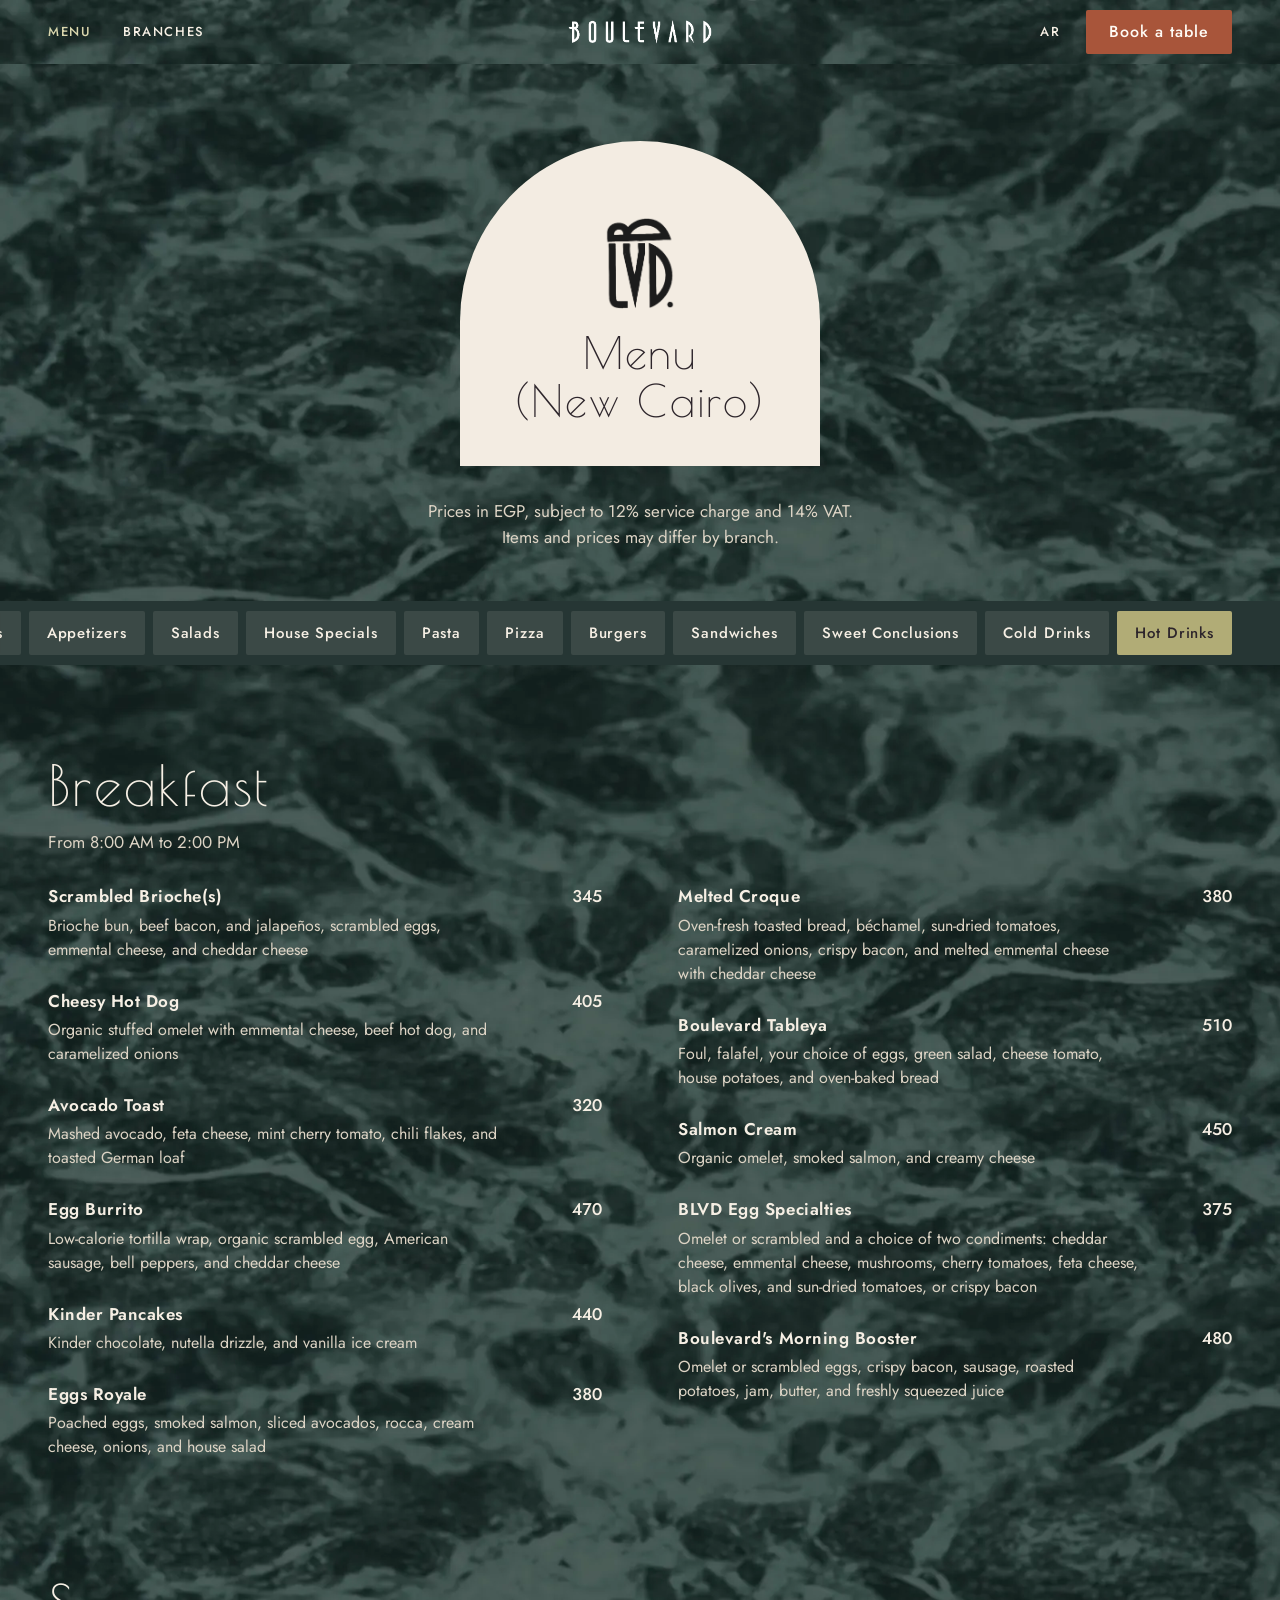
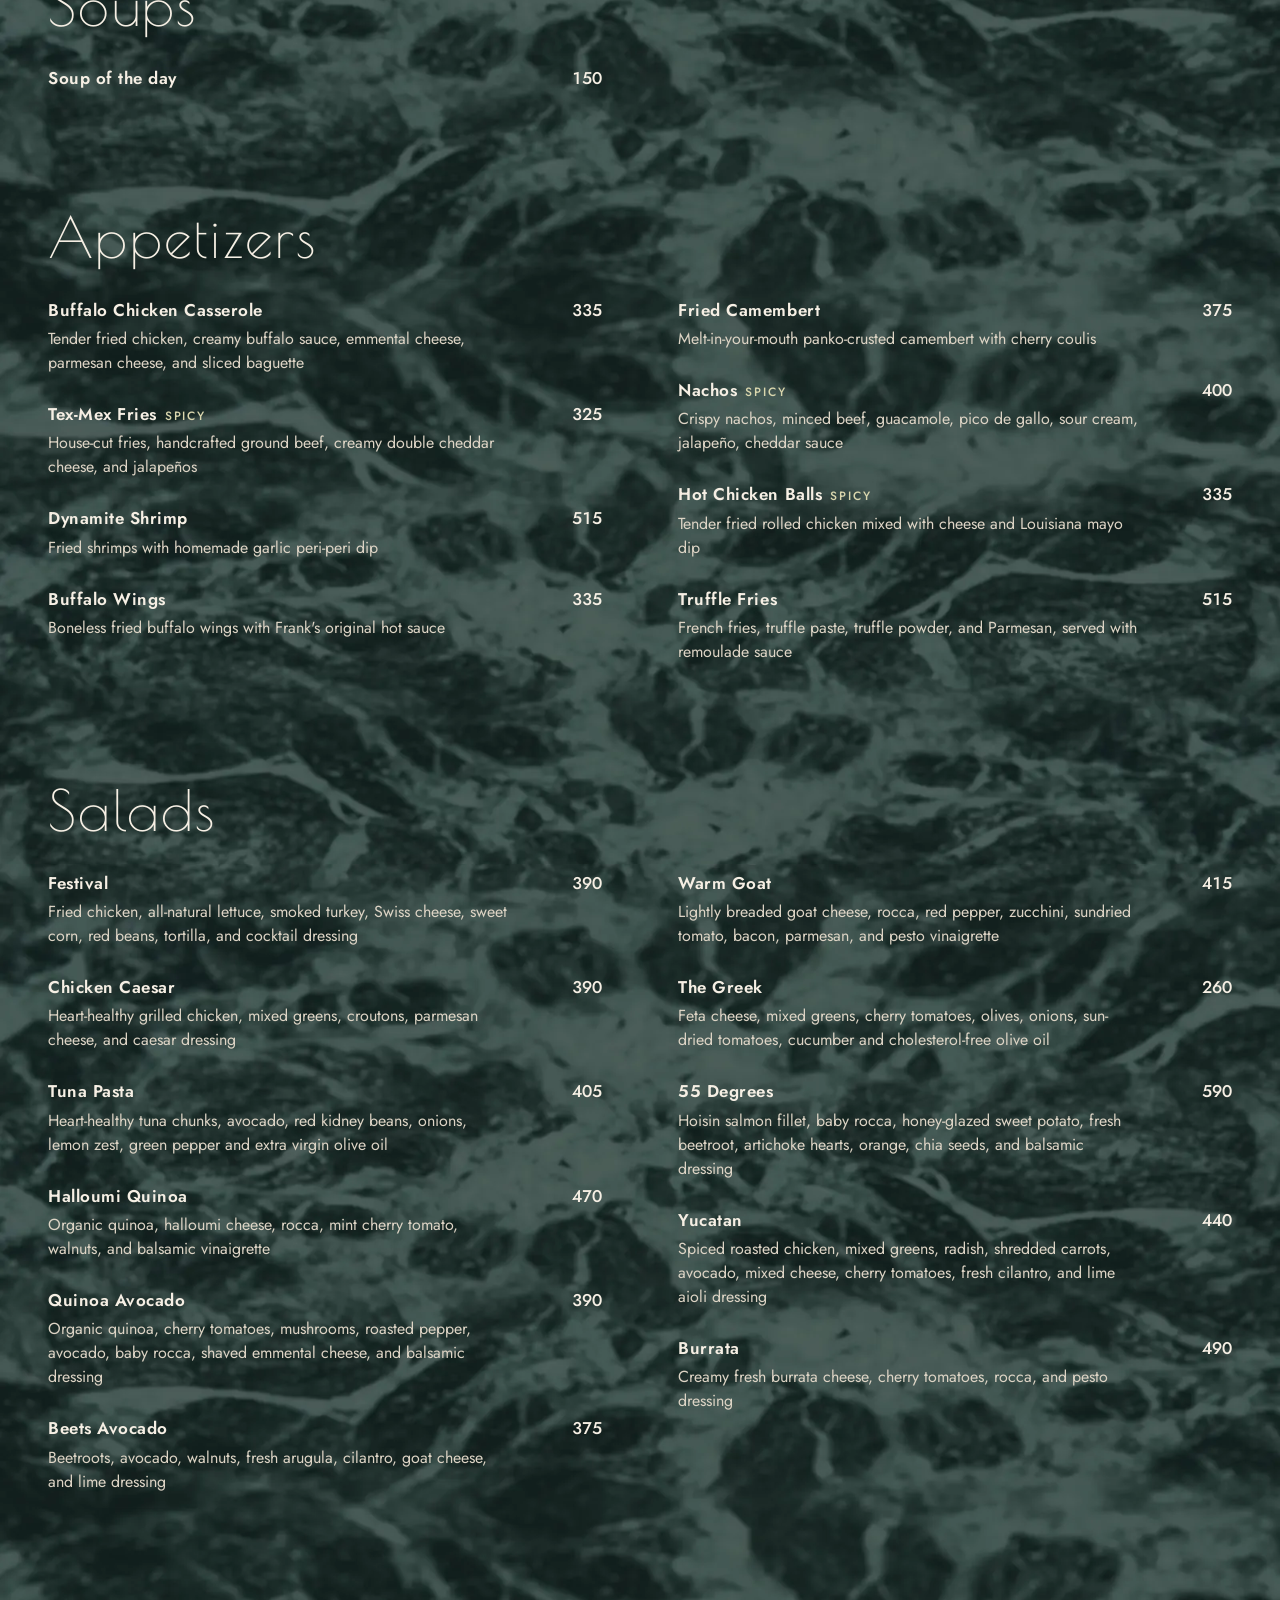
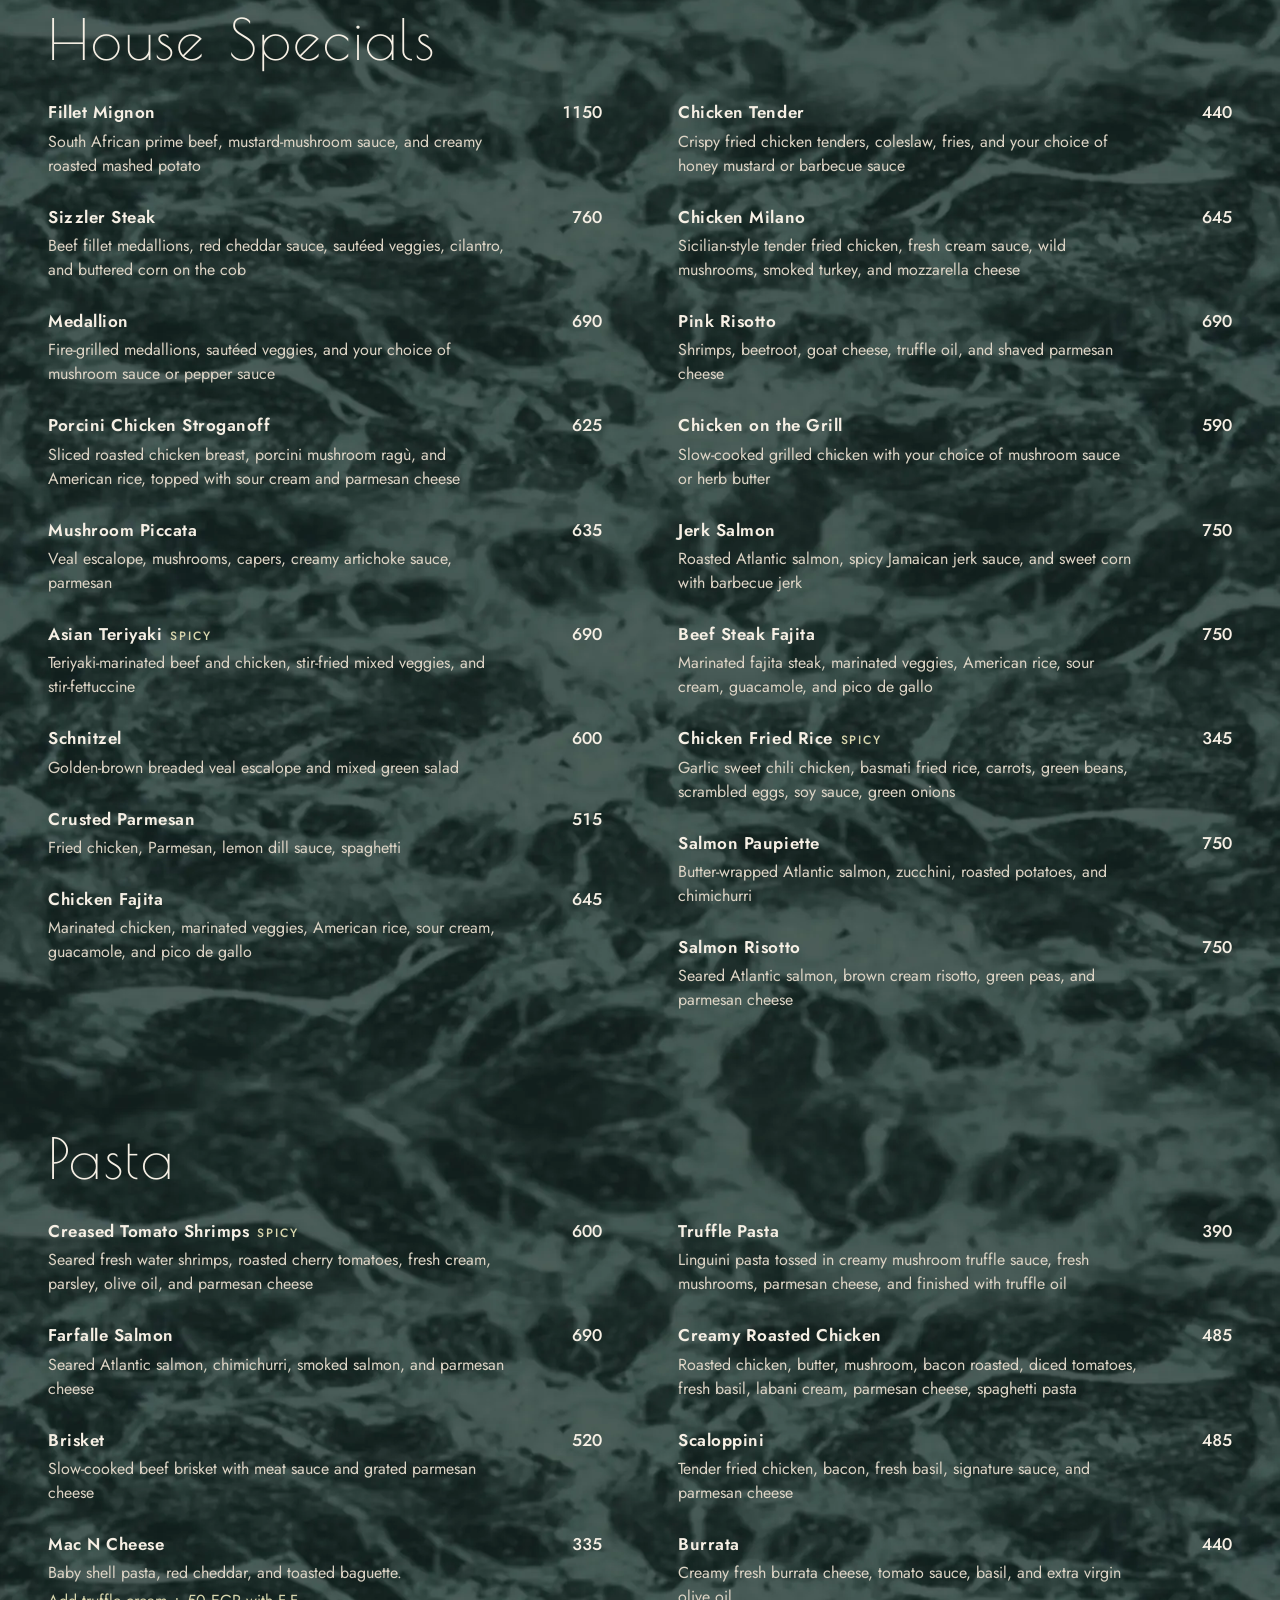
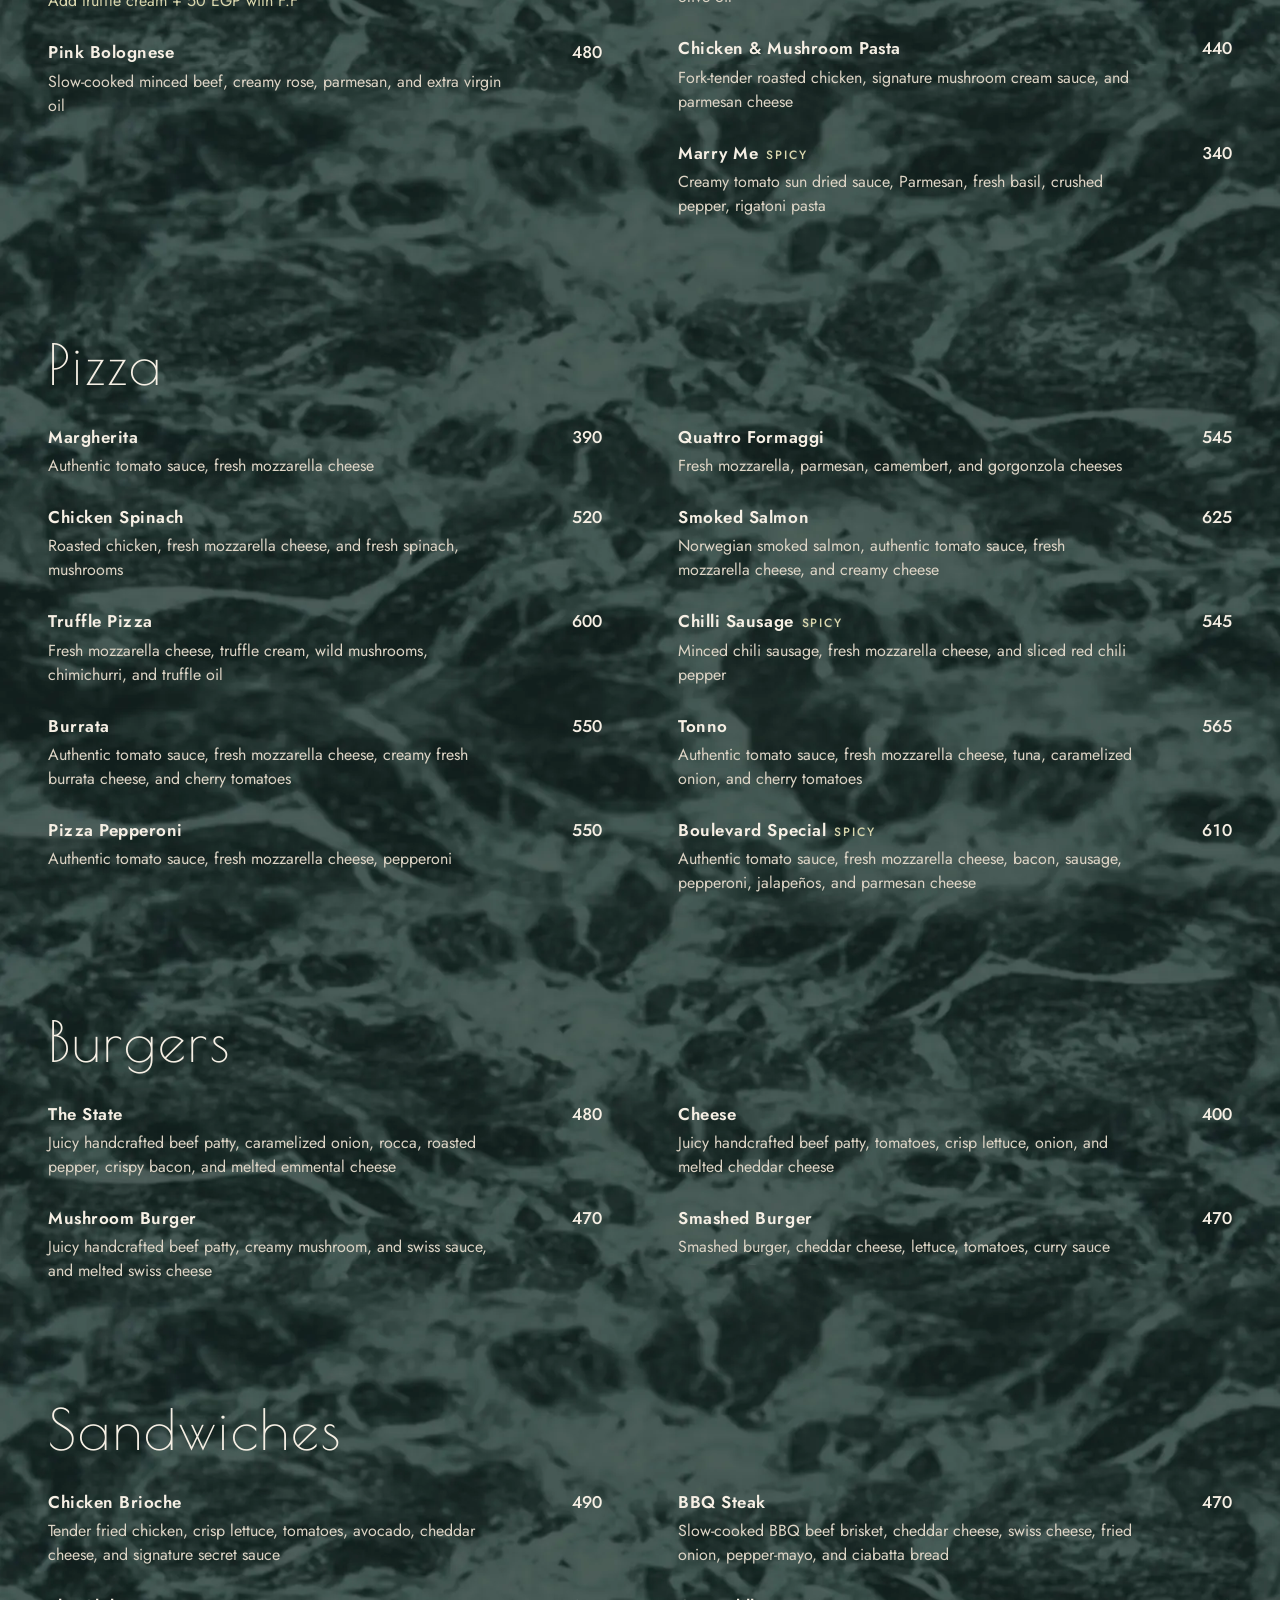
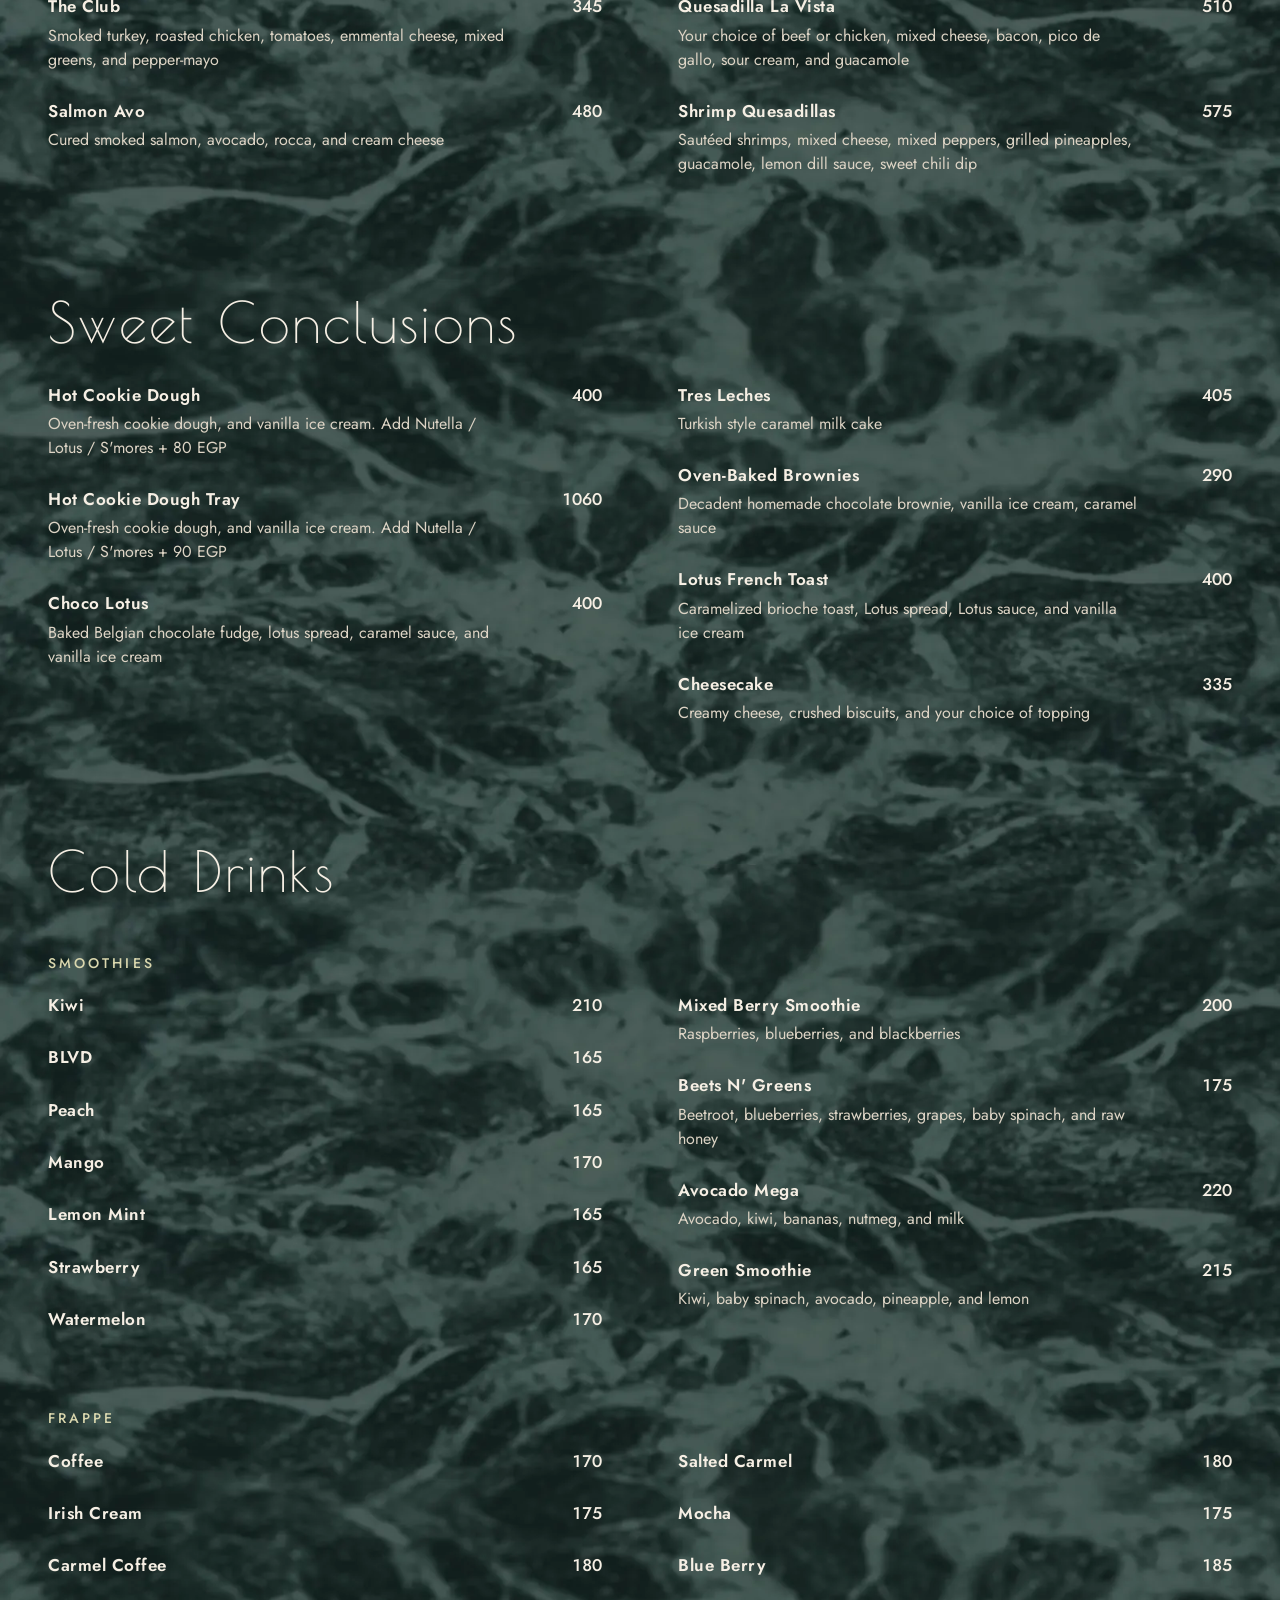
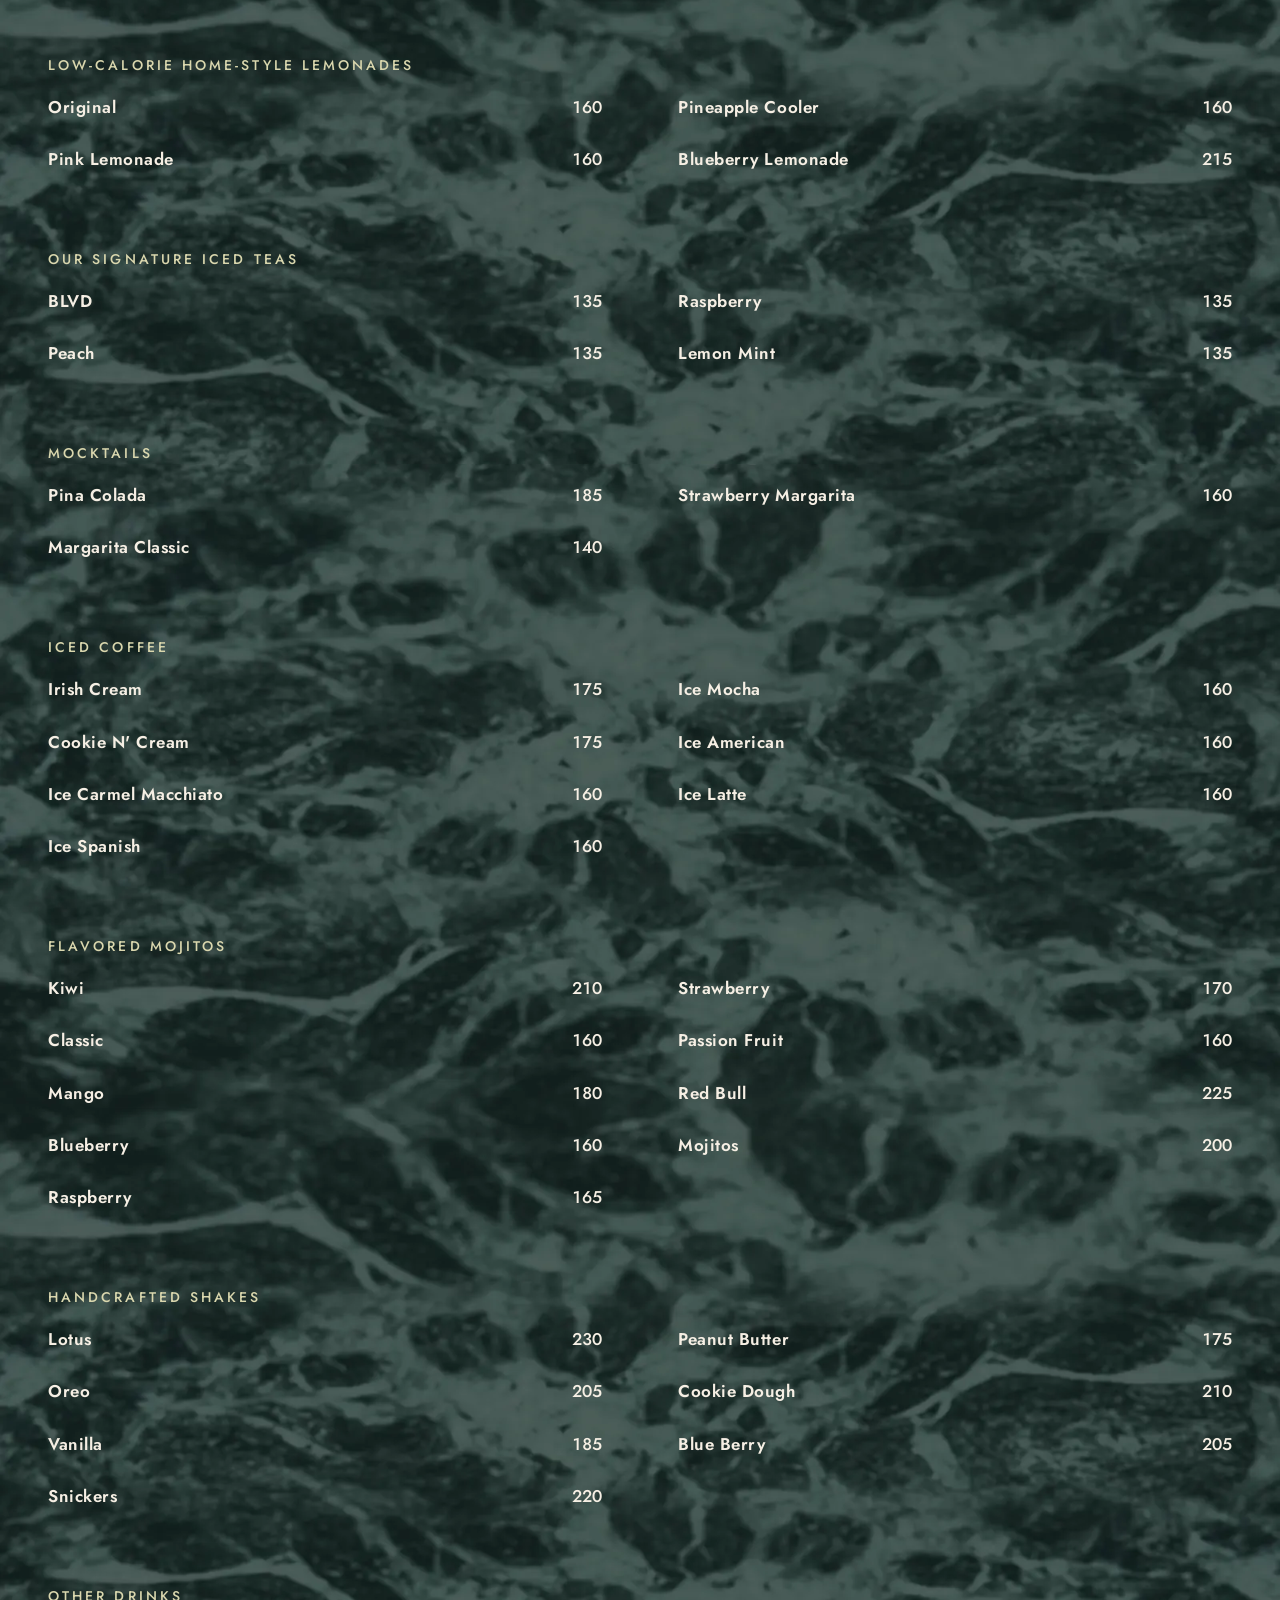
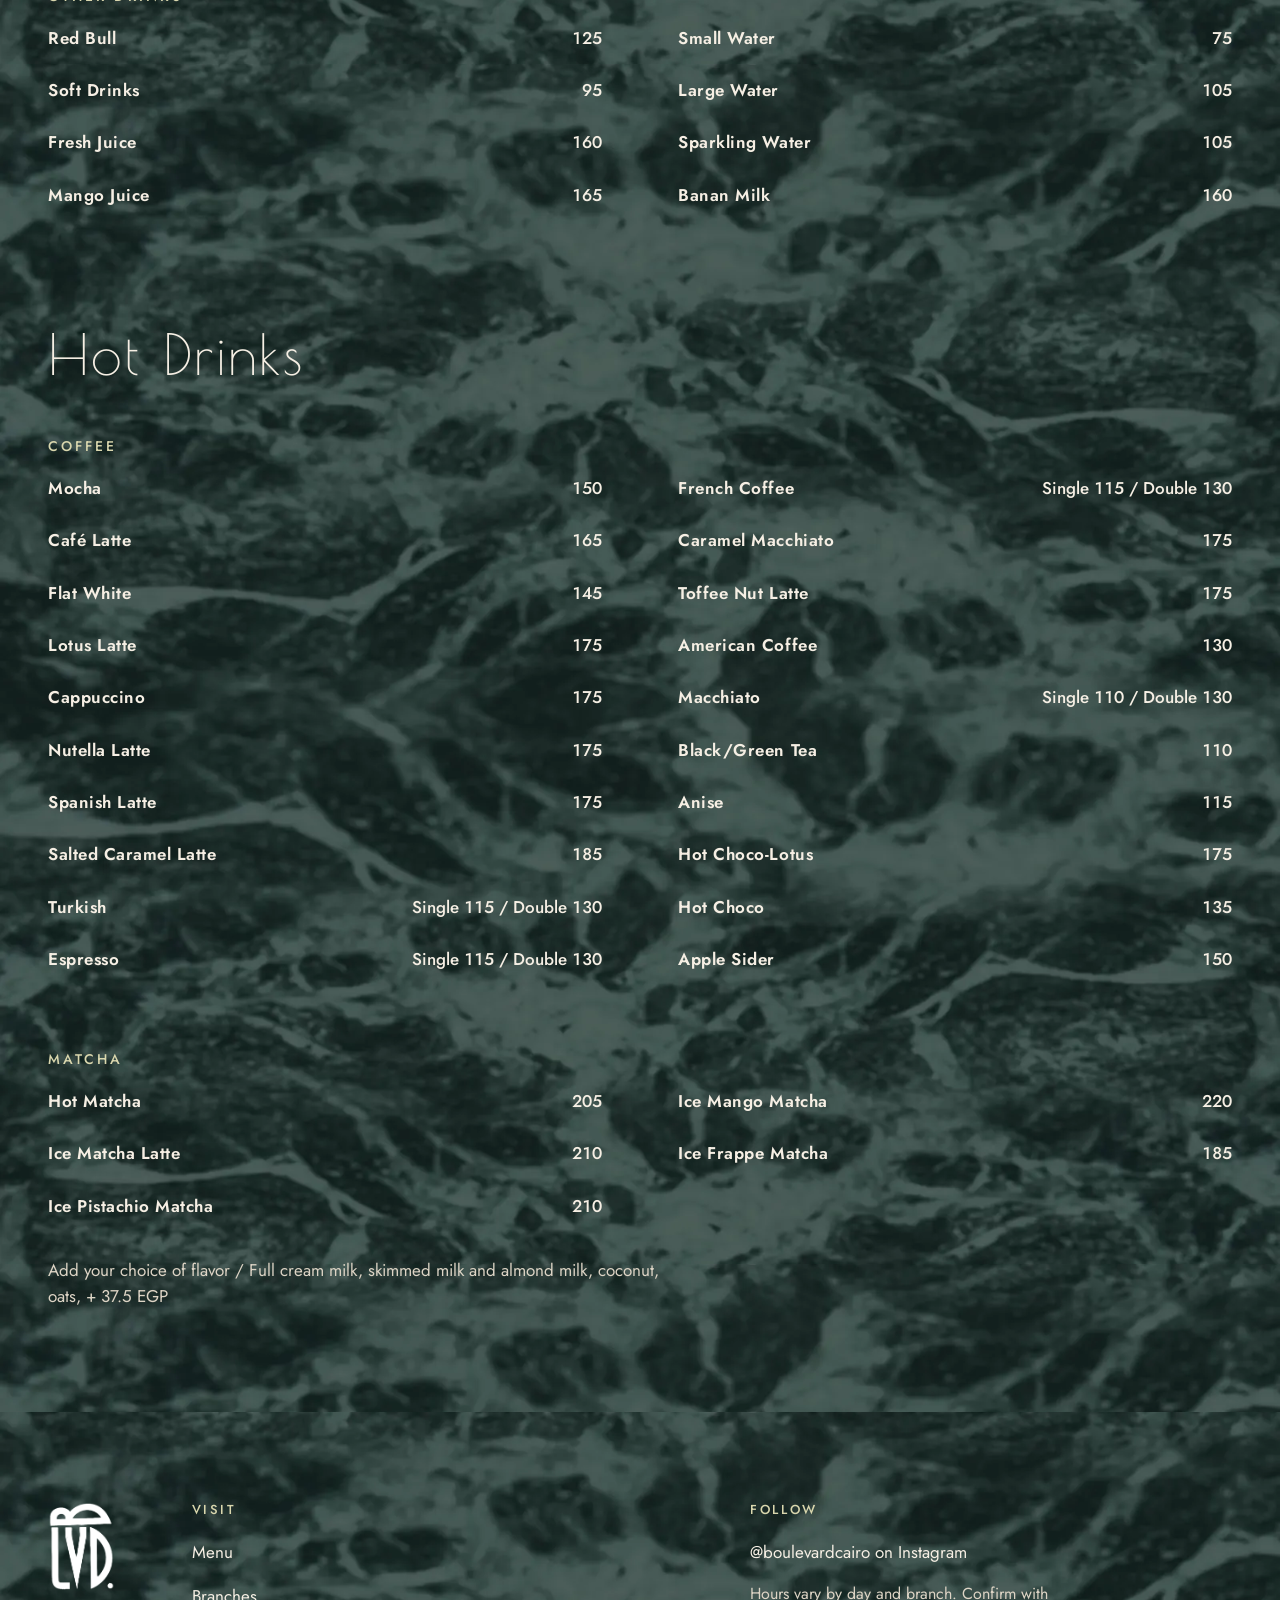
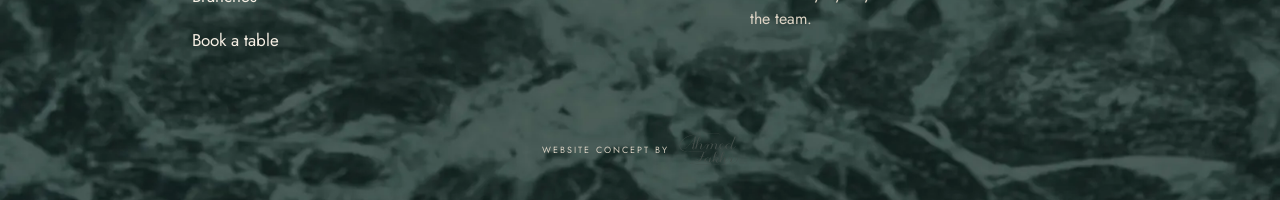
<file: menu.html>
<!doctype html>
<html lang="en">
<head>
<meta charset="utf-8">
<meta name="viewport" content="width=device-width, initial-scale=1, minimum-scale=1">
<title>Menu (New Cairo) | Boulevard</title>
<meta name="description" content="The Boulevard menu for New Cairo: breakfast, appetizers, salads, house specials, pasta, pizza, burgers, sandwiches, desserts and drinks, every item with its price in EGP.">
<meta name="theme-color" content="#314643">
<link rel="icon" href="icon.png" type="image/png">
<link rel="apple-touch-icon" href="apple-touch-icon.png">
<link rel="canonical" href="https://ahmedfakhr1.github.io/boulevard-preview/menu.html">
<meta property="og:type" content="website">
<meta property="og:site_name" content="Boulevard">
<meta property="og:title" content="Menu (New Cairo) | Boulevard">
<meta property="og:description" content="The Boulevard menu for New Cairo: breakfast, appetizers, salads, house specials, pasta, pizza, burgers, sandwiches, desserts and drinks, every item with its price in EGP.">
<meta property="og:url" content="https://ahmedfakhr1.github.io/boulevard-preview/menu.html">
<meta property="og:image" content="https://ahmedfakhr1.github.io/boulevard-preview/img/og.jpg">
<meta property="og:image:width" content="1200">
<meta property="og:image:height" content="630">
<meta name="twitter:card" content="summary_large_image">
<link rel="preload" href="fonts/jost-35841f.woff2" as="font" type="font/woff2" crossorigin>
<link rel="preload" href="fonts/poiret-one-36b233.woff2" as="font" type="font/woff2" crossorigin>
<link rel="preload" as="image" href="img/logo-white.png">
<style>html.fl,html.veiled{background:#263634}html.fl body{opacity:0}body{transition:opacity .4s ease}@media (prefers-reduced-motion:reduce){body{transition:none}}</style>
<script>(function(){var d=document.documentElement,first=false;d.classList.add("js");try{first=!localStorage.getItem("boulevard-intro");if(first)localStorage.setItem("boulevard-intro","1")}catch(e){}d.classList.add(first?"veiled":"fl");var done=false;window.__rel=function(){if(done)return;done=true;d.classList.remove("fl")};setTimeout(window.__rel,3000)})();</script>
<link rel="stylesheet" href="fonts.css?v=3">
<link rel="stylesheet" href="style.css?v=3">
<script src="app.js?v=3" defer></script>
</head>
<body class="menu">
<div class="veil" id="veil" aria-hidden="true"><img class="veil-logo" src="img/logo-white.png" alt="" width="567" height="117"><span class="veil-bar"><i></i></span></div>
<a class="skip" href="#main">Skip to content</a>
<header class="hdr marble" id="top">
<div class="hdr-in">
<div class="hdr-l">
<button class="burger" type="button" aria-label="Open menu" aria-expanded="false" aria-controls="drawer"><span></span><span></span></button>
<nav class="nav" aria-label="Main"><a href="menu.html" aria-current="page">Menu</a><a href="branches.html">Branches</a></nav>
</div>
<a class="brand" href="index.html" aria-label="Boulevard, home"><img src="img/logo-white.png" alt="Boulevard" width="567" height="117"></a>
<div class="hdr-r"><button class="ar" type="button" aria-haspopup="dialog">AR</button><a class="btn btn-book btn-sm" href="index.html#book">Book a table</a></div>
</div>
</header>
<div class="drawer marble" id="drawer" hidden role="dialog" aria-modal="true" aria-label="Menu">
<button class="burger drawer-close" type="button" aria-label="Close menu"><span style="top:21px;transform:rotate(45deg)"></span><span style="top:21px;transform:rotate(-45deg)"></span></button>
<a class="big" href="menu.html">Menu</a>
<a class="big" href="branches.html">Branches</a>
<a class="big" href="index.html#book">Book a table</a>
<div class="small"><a href="https://www.instagram.com/boulevardcairo/" target="_blank" rel="noopener">Instagram @boulevardcairo</a><button type="button" class="ar-d">AR</button></div>
</div>
<dialog class="pop" id="ar-pop" aria-labelledby="ar-msg"><div class="pop-in marble"><p id="ar-msg">Arabic is not in this preview, it will be live in the final version.</p><button class="btn btn-book" type="button" data-close>OK</button></div></dialog>
<main id="main" class="pm">
<section class="mhead"><div class="wrap">
<div class="card-lvd"><img src="img/lvd-dark.png" alt="" width="307" height="405"><h1 class="d" aria-label="Menu (New Cairo)"><span>Menu</span> <span>(New Cairo)</span></h1></div>
<p class="note">Prices in EGP, subject to 12% service charge and 14% VAT. Items and prices may differ by branch.</p>
</div></section>
<nav class="chips" aria-label="Menu categories"><div class="chips-in"><a href="#breakfast">Breakfast</a><a href="#soups">Soups</a><a href="#appetizers">Appetizers</a><a href="#salads">Salads</a><a href="#house-specials">House Specials</a><a href="#pasta">Pasta</a><a href="#pizza">Pizza</a><a href="#burgers">Burgers</a><a href="#sandwiches">Sandwiches</a><a href="#sweet-conclusions">Sweet Conclusions</a><a href="#cold-drinks">Cold Drinks</a><a href="#hot-drinks">Hot Drinks</a></div></nav>
<section class="msec" id="breakfast" aria-labelledby="h-breakfast">
<div class="wrap"><h2 class="d" id="h-breakfast">Breakfast</h2>
<p class="snote">From 8:00 AM to 2:00 PM</p>
<ul class="mlist"><li class="item"><div class="item-top"><span class="iname">Scrambled Brioche(s)</span><span class="price">345</span></div><p class="idesc">Brioche bun, beef bacon, and jalapeños, scrambled eggs, emmental cheese, and cheddar cheese</p></li><li class="item"><div class="item-top"><span class="iname">Cheesy Hot Dog</span><span class="price">405</span></div><p class="idesc">Organic stuffed omelet with emmental cheese, beef hot dog, and caramelized onions</p></li><li class="item"><div class="item-top"><span class="iname">Avocado Toast</span><span class="price">320</span></div><p class="idesc">Mashed avocado, feta cheese, mint cherry tomato, chili flakes, and toasted German loaf</p></li><li class="item"><div class="item-top"><span class="iname">Egg Burrito</span><span class="price">470</span></div><p class="idesc">Low-calorie tortilla wrap, organic scrambled egg, American sausage, bell peppers, and cheddar cheese</p></li><li class="item"><div class="item-top"><span class="iname">Kinder Pancakes</span><span class="price">440</span></div><p class="idesc">Kinder chocolate, nutella drizzle, and vanilla ice cream</p></li><li class="item"><div class="item-top"><span class="iname">Eggs Royale</span><span class="price">380</span></div><p class="idesc">Poached eggs, smoked salmon, sliced avocados, rocca, cream cheese, onions, and house salad</p></li><li class="item"><div class="item-top"><span class="iname">Melted Croque</span><span class="price">380</span></div><p class="idesc">Oven-fresh toasted bread, béchamel, sun-dried tomatoes, caramelized onions, crispy bacon, and melted emmental cheese with cheddar cheese</p></li><li class="item"><div class="item-top"><span class="iname">Boulevard Tableya</span><span class="price">510</span></div><p class="idesc">Foul, falafel, your choice of eggs, green salad, cheese tomato, house potatoes, and oven-baked bread</p></li><li class="item"><div class="item-top"><span class="iname">Salmon Cream</span><span class="price">450</span></div><p class="idesc">Organic omelet, smoked salmon, and creamy cheese</p></li><li class="item"><div class="item-top"><span class="iname">BLVD Egg Specialties</span><span class="price">375</span></div><p class="idesc">Omelet or scrambled and a choice of two condiments: cheddar cheese, emmental cheese, mushrooms, cherry tomatoes, feta cheese, black olives, and sun-dried tomatoes, or crispy bacon</p></li><li class="item"><div class="item-top"><span class="iname">Boulevard&#x27;s Morning Booster</span><span class="price">480</span></div><p class="idesc">Omelet or scrambled eggs, crispy bacon, sausage, roasted potatoes, jam, butter, and freshly squeezed juice</p></li></ul>
</div></section>
<section class="msec" id="soups" aria-labelledby="h-soups">
<div class="wrap"><h2 class="d" id="h-soups">Soups</h2>
<ul class="mlist"><li class="item"><div class="item-top"><span class="iname">Soup of the day</span><span class="price">150</span></div></li></ul>
</div></section>
<section class="msec" id="appetizers" aria-labelledby="h-appetizers">
<div class="wrap"><h2 class="d" id="h-appetizers">Appetizers</h2>
<ul class="mlist"><li class="item"><div class="item-top"><span class="iname">Buffalo Chicken Casserole</span><span class="price">335</span></div><p class="idesc">Tender fried chicken, creamy buffalo sauce, emmental cheese, parmesan cheese, and sliced baguette</p></li><li class="item"><div class="item-top"><span class="iname">Tex-Mex Fries<span class="spicy">Spicy</span></span><span class="price">325</span></div><p class="idesc">House-cut fries, handcrafted ground beef, creamy double cheddar cheese, and jalapeños</p></li><li class="item"><div class="item-top"><span class="iname">Dynamite Shrimp</span><span class="price">515</span></div><p class="idesc">Fried shrimps with homemade garlic peri-peri dip</p></li><li class="item"><div class="item-top"><span class="iname">Buffalo Wings</span><span class="price">335</span></div><p class="idesc">Boneless fried buffalo wings with Frank&#x27;s original hot sauce</p></li><li class="item"><div class="item-top"><span class="iname">Fried Camembert</span><span class="price">375</span></div><p class="idesc">Melt-in-your-mouth panko-crusted camembert with cherry coulis</p></li><li class="item"><div class="item-top"><span class="iname">Nachos<span class="spicy">Spicy</span></span><span class="price">400</span></div><p class="idesc">Crispy nachos, minced beef, guacamole, pico de gallo, sour cream, jalapeño, cheddar sauce</p></li><li class="item"><div class="item-top"><span class="iname">Hot Chicken Balls<span class="spicy">Spicy</span></span><span class="price">335</span></div><p class="idesc">Tender fried rolled chicken mixed with cheese and Louisiana mayo dip</p></li><li class="item"><div class="item-top"><span class="iname">Truffle Fries</span><span class="price">515</span></div><p class="idesc">French fries, truffle paste, truffle powder, and Parmesan, served with remoulade sauce</p></li></ul>
</div></section>
<section class="msec" id="salads" aria-labelledby="h-salads">
<div class="wrap"><h2 class="d" id="h-salads">Salads</h2>
<ul class="mlist"><li class="item"><div class="item-top"><span class="iname">Festival</span><span class="price">390</span></div><p class="idesc">Fried chicken, all-natural lettuce, smoked turkey, Swiss cheese, sweet corn, red beans, tortilla, and cocktail dressing</p></li><li class="item"><div class="item-top"><span class="iname">Chicken Caesar</span><span class="price">390</span></div><p class="idesc">Heart-healthy grilled chicken, mixed greens, croutons, parmesan cheese, and caesar dressing</p></li><li class="item"><div class="item-top"><span class="iname">Tuna Pasta</span><span class="price">405</span></div><p class="idesc">Heart-healthy tuna chunks, avocado, red kidney beans, onions, lemon zest, green pepper and extra virgin olive oil</p></li><li class="item"><div class="item-top"><span class="iname">Halloumi Quinoa</span><span class="price">470</span></div><p class="idesc">Organic quinoa, halloumi cheese, rocca, mint cherry tomato, walnuts, and balsamic vinaigrette</p></li><li class="item"><div class="item-top"><span class="iname">Quinoa Avocado</span><span class="price">390</span></div><p class="idesc">Organic quinoa, cherry tomatoes, mushrooms, roasted pepper, avocado, baby rocca, shaved emmental cheese, and balsamic dressing</p></li><li class="item"><div class="item-top"><span class="iname">Beets Avocado</span><span class="price">375</span></div><p class="idesc">Beetroots, avocado, walnuts, fresh arugula, cilantro, goat cheese, and lime dressing</p></li><li class="item"><div class="item-top"><span class="iname">Warm Goat</span><span class="price">415</span></div><p class="idesc">Lightly breaded goat cheese, rocca, red pepper, zucchini, sundried tomato, bacon, parmesan, and pesto vinaigrette</p></li><li class="item"><div class="item-top"><span class="iname">The Greek</span><span class="price">260</span></div><p class="idesc">Feta cheese, mixed greens, cherry tomatoes, olives, onions, sun-dried tomatoes, cucumber and cholesterol-free olive oil</p></li><li class="item"><div class="item-top"><span class="iname">55 Degrees</span><span class="price">590</span></div><p class="idesc">Hoisin salmon fillet, baby rocca, honey-glazed sweet potato, fresh beetroot, artichoke hearts, orange, chia seeds, and balsamic dressing</p></li><li class="item"><div class="item-top"><span class="iname">Yucatan</span><span class="price">440</span></div><p class="idesc">Spiced roasted chicken, mixed greens, radish, shredded carrots, avocado, mixed cheese, cherry tomatoes, fresh cilantro, and lime aioli dressing</p></li><li class="item"><div class="item-top"><span class="iname">Burrata</span><span class="price">490</span></div><p class="idesc">Creamy fresh burrata cheese, cherry tomatoes, rocca, and pesto dressing</p></li></ul>
</div></section>
<section class="msec" id="house-specials" aria-labelledby="h-house-specials">
<div class="wrap"><h2 class="d" id="h-house-specials">House Specials</h2>
<ul class="mlist"><li class="item"><div class="item-top"><span class="iname">Fillet Mignon</span><span class="price">1150</span></div><p class="idesc">South African prime beef, mustard-mushroom sauce, and creamy roasted mashed potato</p></li><li class="item"><div class="item-top"><span class="iname">Sizzler Steak</span><span class="price">760</span></div><p class="idesc">Beef fillet medallions, red cheddar sauce, sautéed veggies, cilantro, and buttered corn on the cob</p></li><li class="item"><div class="item-top"><span class="iname">Medallion</span><span class="price">690</span></div><p class="idesc">Fire-grilled medallions, sautéed veggies, and your choice of mushroom sauce or pepper sauce</p></li><li class="item"><div class="item-top"><span class="iname">Porcini Chicken Stroganoff</span><span class="price">625</span></div><p class="idesc">Sliced roasted chicken breast, porcini mushroom ragù, and American rice, topped with sour cream and parmesan cheese</p></li><li class="item"><div class="item-top"><span class="iname">Mushroom Piccata</span><span class="price">635</span></div><p class="idesc">Veal escalope, mushrooms, capers, creamy artichoke sauce, parmesan</p></li><li class="item"><div class="item-top"><span class="iname">Asian Teriyaki<span class="spicy">Spicy</span></span><span class="price">690</span></div><p class="idesc">Teriyaki-marinated beef and chicken, stir-fried mixed veggies, and stir-fettuccine</p></li><li class="item"><div class="item-top"><span class="iname">Schnitzel</span><span class="price">600</span></div><p class="idesc">Golden-brown breaded veal escalope and mixed green salad</p></li><li class="item"><div class="item-top"><span class="iname">Crusted Parmesan</span><span class="price">515</span></div><p class="idesc">Fried chicken, Parmesan, lemon dill sauce, spaghetti</p></li><li class="item"><div class="item-top"><span class="iname">Chicken Fajita</span><span class="price">645</span></div><p class="idesc">Marinated chicken, marinated veggies, American rice, sour cream, guacamole, and pico de gallo</p></li><li class="item"><div class="item-top"><span class="iname">Chicken Tender</span><span class="price">440</span></div><p class="idesc">Crispy fried chicken tenders, coleslaw, fries, and your choice of honey mustard or barbecue sauce</p></li><li class="item"><div class="item-top"><span class="iname">Chicken Milano</span><span class="price">645</span></div><p class="idesc">Sicilian-style tender fried chicken, fresh cream sauce, wild mushrooms, smoked turkey, and mozzarella cheese</p></li><li class="item"><div class="item-top"><span class="iname">Pink Risotto</span><span class="price">690</span></div><p class="idesc">Shrimps, beetroot, goat cheese, truffle oil, and shaved parmesan cheese</p></li><li class="item"><div class="item-top"><span class="iname">Chicken on the Grill</span><span class="price">590</span></div><p class="idesc">Slow-cooked grilled chicken with your choice of mushroom sauce or herb butter</p></li><li class="item"><div class="item-top"><span class="iname">Jerk Salmon</span><span class="price">750</span></div><p class="idesc">Roasted Atlantic salmon, spicy Jamaican jerk sauce, and sweet corn with barbecue jerk</p></li><li class="item"><div class="item-top"><span class="iname">Beef Steak Fajita</span><span class="price">750</span></div><p class="idesc">Marinated fajita steak, marinated veggies, American rice, sour cream, guacamole, and pico de gallo</p></li><li class="item"><div class="item-top"><span class="iname">Chicken Fried Rice<span class="spicy">Spicy</span></span><span class="price">345</span></div><p class="idesc">Garlic sweet chili chicken, basmati fried rice, carrots, green beans, scrambled eggs, soy sauce, green onions</p></li><li class="item"><div class="item-top"><span class="iname">Salmon Paupiette</span><span class="price">750</span></div><p class="idesc">Butter-wrapped Atlantic salmon, zucchini, roasted potatoes, and chimichurri</p></li><li class="item"><div class="item-top"><span class="iname">Salmon Risotto</span><span class="price">750</span></div><p class="idesc">Seared Atlantic salmon, brown cream risotto, green peas, and parmesan cheese</p></li></ul>
</div></section>
<section class="msec" id="pasta" aria-labelledby="h-pasta">
<div class="wrap"><h2 class="d" id="h-pasta">Pasta</h2>
<ul class="mlist"><li class="item"><div class="item-top"><span class="iname">Creased Tomato Shrimps<span class="spicy">Spicy</span></span><span class="price">600</span></div><p class="idesc">Seared fresh water shrimps, roasted cherry tomatoes, fresh cream, parsley, olive oil, and parmesan cheese</p></li><li class="item"><div class="item-top"><span class="iname">Farfalle Salmon</span><span class="price">690</span></div><p class="idesc">Seared Atlantic salmon, chimichurri, smoked salmon, and parmesan cheese</p></li><li class="item"><div class="item-top"><span class="iname">Brisket</span><span class="price">520</span></div><p class="idesc">Slow-cooked beef brisket with meat sauce and grated parmesan cheese</p></li><li class="item"><div class="item-top"><span class="iname">Mac N Cheese</span><span class="price">335</span></div><p class="idesc">Baby shell pasta, red cheddar, and toasted baguette.<em>Add truffle cream + 50 EGP with F.F</em></p></li><li class="item"><div class="item-top"><span class="iname">Pink Bolognese</span><span class="price">480</span></div><p class="idesc">Slow-cooked minced beef, creamy rose, parmesan, and extra virgin oil</p></li><li class="item"><div class="item-top"><span class="iname">Truffle Pasta</span><span class="price">390</span></div><p class="idesc">Linguini pasta tossed in creamy mushroom truffle sauce, fresh mushrooms, parmesan cheese, and finished with truffle oil</p></li><li class="item"><div class="item-top"><span class="iname">Creamy Roasted Chicken</span><span class="price">485</span></div><p class="idesc">Roasted chicken, butter, mushroom, bacon roasted, diced tomatoes, fresh basil, labani cream, parmesan cheese, spaghetti pasta</p></li><li class="item"><div class="item-top"><span class="iname">Scaloppini</span><span class="price">485</span></div><p class="idesc">Tender fried chicken, bacon, fresh basil, signature sauce, and parmesan cheese</p></li><li class="item"><div class="item-top"><span class="iname">Burrata</span><span class="price">440</span></div><p class="idesc">Creamy fresh burrata cheese, tomato sauce, basil, and extra virgin olive oil</p></li><li class="item"><div class="item-top"><span class="iname">Chicken &amp; Mushroom Pasta</span><span class="price">440</span></div><p class="idesc">Fork-tender roasted chicken, signature mushroom cream sauce, and parmesan cheese</p></li><li class="item"><div class="item-top"><span class="iname">Marry Me<span class="spicy">Spicy</span></span><span class="price">340</span></div><p class="idesc">Creamy tomato sun dried sauce, Parmesan, fresh basil, crushed pepper, rigatoni pasta</p></li></ul>
</div></section>
<section class="msec" id="pizza" aria-labelledby="h-pizza">
<div class="wrap"><h2 class="d" id="h-pizza">Pizza</h2>
<ul class="mlist"><li class="item"><div class="item-top"><span class="iname">Margherita</span><span class="price">390</span></div><p class="idesc">Authentic tomato sauce, fresh mozzarella cheese</p></li><li class="item"><div class="item-top"><span class="iname">Chicken Spinach</span><span class="price">520</span></div><p class="idesc">Roasted chicken, fresh mozzarella cheese, and fresh spinach, mushrooms</p></li><li class="item"><div class="item-top"><span class="iname">Truffle Pizza</span><span class="price">600</span></div><p class="idesc">Fresh mozzarella cheese, truffle cream, wild mushrooms, chimichurri, and truffle oil</p></li><li class="item"><div class="item-top"><span class="iname">Burrata</span><span class="price">550</span></div><p class="idesc">Authentic tomato sauce, fresh mozzarella cheese, creamy fresh burrata cheese, and cherry tomatoes</p></li><li class="item"><div class="item-top"><span class="iname">Pizza Pepperoni</span><span class="price">550</span></div><p class="idesc">Authentic tomato sauce, fresh mozzarella cheese, pepperoni</p></li><li class="item"><div class="item-top"><span class="iname">Quattro Formaggi</span><span class="price">545</span></div><p class="idesc">Fresh mozzarella, parmesan, camembert, and gorgonzola cheeses</p></li><li class="item"><div class="item-top"><span class="iname">Smoked Salmon</span><span class="price">625</span></div><p class="idesc">Norwegian smoked salmon, authentic tomato sauce, fresh mozzarella cheese, and creamy cheese</p></li><li class="item"><div class="item-top"><span class="iname">Chilli Sausage<span class="spicy">Spicy</span></span><span class="price">545</span></div><p class="idesc">Minced chili sausage, fresh mozzarella cheese, and sliced red chili pepper</p></li><li class="item"><div class="item-top"><span class="iname">Tonno</span><span class="price">565</span></div><p class="idesc">Authentic tomato sauce, fresh mozzarella cheese, tuna, caramelized onion, and cherry tomatoes</p></li><li class="item"><div class="item-top"><span class="iname">Boulevard Special<span class="spicy">Spicy</span></span><span class="price">610</span></div><p class="idesc">Authentic tomato sauce, fresh mozzarella cheese, bacon, sausage, pepperoni, jalapeños, and parmesan cheese</p></li></ul>
</div></section>
<section class="msec" id="burgers" aria-labelledby="h-burgers">
<div class="wrap"><h2 class="d" id="h-burgers">Burgers</h2>
<ul class="mlist"><li class="item"><div class="item-top"><span class="iname">The State</span><span class="price">480</span></div><p class="idesc">Juicy handcrafted beef patty, caramelized onion, rocca, roasted pepper, crispy bacon, and melted emmental cheese</p></li><li class="item"><div class="item-top"><span class="iname">Mushroom Burger</span><span class="price">470</span></div><p class="idesc">Juicy handcrafted beef patty, creamy mushroom, and swiss sauce, and melted swiss cheese</p></li><li class="item"><div class="item-top"><span class="iname">Cheese</span><span class="price">400</span></div><p class="idesc">Juicy handcrafted beef patty, tomatoes, crisp lettuce, onion, and melted cheddar cheese</p></li><li class="item"><div class="item-top"><span class="iname">Smashed Burger</span><span class="price">470</span></div><p class="idesc">Smashed burger, cheddar cheese, lettuce, tomatoes, curry sauce</p></li></ul>
</div></section>
<section class="msec" id="sandwiches" aria-labelledby="h-sandwiches">
<div class="wrap"><h2 class="d" id="h-sandwiches">Sandwiches</h2>
<ul class="mlist"><li class="item"><div class="item-top"><span class="iname">Chicken Brioche</span><span class="price">490</span></div><p class="idesc">Tender fried chicken, crisp lettuce, tomatoes, avocado, cheddar cheese, and signature secret sauce</p></li><li class="item"><div class="item-top"><span class="iname">The Club</span><span class="price">345</span></div><p class="idesc">Smoked turkey, roasted chicken, tomatoes, emmental cheese, mixed greens, and pepper-mayo</p></li><li class="item"><div class="item-top"><span class="iname">Salmon Avo</span><span class="price">480</span></div><p class="idesc">Cured smoked salmon, avocado, rocca, and cream cheese</p></li><li class="item"><div class="item-top"><span class="iname">BBQ Steak</span><span class="price">470</span></div><p class="idesc">Slow-cooked BBQ beef brisket, cheddar cheese, swiss cheese, fried onion, pepper-mayo, and ciabatta bread</p></li><li class="item"><div class="item-top"><span class="iname">Quesadilla La Vista</span><span class="price">510</span></div><p class="idesc">Your choice of beef or chicken, mixed cheese, bacon, pico de gallo, sour cream, and guacamole</p></li><li class="item"><div class="item-top"><span class="iname">Shrimp Quesadillas</span><span class="price">575</span></div><p class="idesc">Sautéed shrimps, mixed cheese, mixed peppers, grilled pineapples, guacamole, lemon dill sauce, sweet chili dip</p></li></ul>
</div></section>
<section class="msec" id="sweet-conclusions" aria-labelledby="h-sweet-conclusions">
<div class="wrap"><h2 class="d" id="h-sweet-conclusions">Sweet Conclusions</h2>
<ul class="mlist"><li class="item"><div class="item-top"><span class="iname">Hot Cookie Dough</span><span class="price">400</span></div><p class="idesc">Oven-fresh cookie dough, and vanilla ice cream. Add Nutella / Lotus / S&#x27;mores + 80 EGP</p></li><li class="item"><div class="item-top"><span class="iname">Hot Cookie Dough Tray</span><span class="price">1060</span></div><p class="idesc">Oven-fresh cookie dough, and vanilla ice cream. Add Nutella / Lotus / S&#x27;mores + 90 EGP</p></li><li class="item"><div class="item-top"><span class="iname">Choco Lotus</span><span class="price">400</span></div><p class="idesc">Baked Belgian chocolate fudge, lotus spread, caramel sauce, and vanilla ice cream</p></li><li class="item"><div class="item-top"><span class="iname">Tres Leches</span><span class="price">405</span></div><p class="idesc">Turkish style caramel milk cake</p></li><li class="item"><div class="item-top"><span class="iname">Oven-Baked Brownies</span><span class="price">290</span></div><p class="idesc">Decadent homemade chocolate brownie, vanilla ice cream, caramel sauce</p></li><li class="item"><div class="item-top"><span class="iname">Lotus French Toast</span><span class="price">400</span></div><p class="idesc">Caramelized brioche toast, Lotus spread, Lotus sauce, and vanilla ice cream</p></li><li class="item"><div class="item-top"><span class="iname">Cheesecake</span><span class="price">335</span></div><p class="idesc">Creamy cheese, crushed biscuits, and your choice of topping</p></li></ul>
</div></section>
<section class="msec" id="cold-drinks" aria-labelledby="h-cold-drinks">
<div class="wrap"><h2 class="d" id="h-cold-drinks">Cold Drinks</h2>
<div class="msub"><h3>Smoothies</h3><ul class="mlist"><li class="item"><div class="item-top"><span class="iname">Kiwi</span><span class="price">210</span></div></li><li class="item"><div class="item-top"><span class="iname">BLVD</span><span class="price">165</span></div></li><li class="item"><div class="item-top"><span class="iname">Peach</span><span class="price">165</span></div></li><li class="item"><div class="item-top"><span class="iname">Mango</span><span class="price">170</span></div></li><li class="item"><div class="item-top"><span class="iname">Lemon Mint</span><span class="price">165</span></div></li><li class="item"><div class="item-top"><span class="iname">Strawberry</span><span class="price">165</span></div></li><li class="item"><div class="item-top"><span class="iname">Watermelon</span><span class="price">170</span></div></li><li class="item"><div class="item-top"><span class="iname">Mixed Berry Smoothie</span><span class="price">200</span></div><p class="idesc">Raspberries, blueberries, and blackberries</p></li><li class="item"><div class="item-top"><span class="iname">Beets N&#x27; Greens</span><span class="price">175</span></div><p class="idesc">Beetroot, blueberries, strawberries, grapes, baby spinach, and raw honey</p></li><li class="item"><div class="item-top"><span class="iname">Avocado Mega</span><span class="price">220</span></div><p class="idesc">Avocado, kiwi, bananas, nutmeg, and milk</p></li><li class="item"><div class="item-top"><span class="iname">Green Smoothie</span><span class="price">215</span></div><p class="idesc">Kiwi, baby spinach, avocado, pineapple, and lemon</p></li></ul>
</div>
<div class="msub"><h3>Frappe</h3><ul class="mlist"><li class="item"><div class="item-top"><span class="iname">Coffee</span><span class="price">170</span></div></li><li class="item"><div class="item-top"><span class="iname">Irish Cream</span><span class="price">175</span></div></li><li class="item"><div class="item-top"><span class="iname">Carmel Coffee</span><span class="price">180</span></div></li><li class="item"><div class="item-top"><span class="iname">Salted Carmel</span><span class="price">180</span></div></li><li class="item"><div class="item-top"><span class="iname">Mocha</span><span class="price">175</span></div></li><li class="item"><div class="item-top"><span class="iname">Blue Berry</span><span class="price">185</span></div></li></ul>
</div>
<div class="msub"><h3>Low-calorie home-style lemonades</h3><ul class="mlist"><li class="item"><div class="item-top"><span class="iname">Original</span><span class="price">160</span></div></li><li class="item"><div class="item-top"><span class="iname">Pink Lemonade</span><span class="price">160</span></div></li><li class="item"><div class="item-top"><span class="iname">Pineapple Cooler</span><span class="price">160</span></div></li><li class="item"><div class="item-top"><span class="iname">Blueberry Lemonade</span><span class="price">215</span></div></li></ul>
</div>
<div class="msub"><h3>Our signature iced teas</h3><ul class="mlist"><li class="item"><div class="item-top"><span class="iname">BLVD</span><span class="price">135</span></div></li><li class="item"><div class="item-top"><span class="iname">Peach</span><span class="price">135</span></div></li><li class="item"><div class="item-top"><span class="iname">Raspberry</span><span class="price">135</span></div></li><li class="item"><div class="item-top"><span class="iname">Lemon Mint</span><span class="price">135</span></div></li></ul>
</div>
<div class="msub"><h3>Mocktails</h3><ul class="mlist"><li class="item"><div class="item-top"><span class="iname">Pina Colada</span><span class="price">185</span></div></li><li class="item"><div class="item-top"><span class="iname">Margarita Classic</span><span class="price">140</span></div></li><li class="item"><div class="item-top"><span class="iname">Strawberry Margarita</span><span class="price">160</span></div></li></ul>
</div>
<div class="msub"><h3>Iced coffee</h3><ul class="mlist"><li class="item"><div class="item-top"><span class="iname">Irish Cream</span><span class="price">175</span></div></li><li class="item"><div class="item-top"><span class="iname">Cookie N&#x27; Cream</span><span class="price">175</span></div></li><li class="item"><div class="item-top"><span class="iname">Ice Carmel Macchiato</span><span class="price">160</span></div></li><li class="item"><div class="item-top"><span class="iname">Ice Spanish</span><span class="price">160</span></div></li><li class="item"><div class="item-top"><span class="iname">Ice Mocha</span><span class="price">160</span></div></li><li class="item"><div class="item-top"><span class="iname">Ice American</span><span class="price">160</span></div></li><li class="item"><div class="item-top"><span class="iname">Ice Latte</span><span class="price">160</span></div></li></ul>
</div>
<div class="msub"><h3>Flavored mojitos</h3><ul class="mlist"><li class="item"><div class="item-top"><span class="iname">Kiwi</span><span class="price">210</span></div></li><li class="item"><div class="item-top"><span class="iname">Classic</span><span class="price">160</span></div></li><li class="item"><div class="item-top"><span class="iname">Mango</span><span class="price">180</span></div></li><li class="item"><div class="item-top"><span class="iname">Blueberry</span><span class="price">160</span></div></li><li class="item"><div class="item-top"><span class="iname">Raspberry</span><span class="price">165</span></div></li><li class="item"><div class="item-top"><span class="iname">Strawberry</span><span class="price">170</span></div></li><li class="item"><div class="item-top"><span class="iname">Passion Fruit</span><span class="price">160</span></div></li><li class="item"><div class="item-top"><span class="iname">Red Bull</span><span class="price">225</span></div></li><li class="item"><div class="item-top"><span class="iname">Mojitos</span><span class="price">200</span></div></li></ul>
</div>
<div class="msub"><h3>Handcrafted shakes</h3><ul class="mlist"><li class="item"><div class="item-top"><span class="iname">Lotus</span><span class="price">230</span></div></li><li class="item"><div class="item-top"><span class="iname">Oreo</span><span class="price">205</span></div></li><li class="item"><div class="item-top"><span class="iname">Vanilla</span><span class="price">185</span></div></li><li class="item"><div class="item-top"><span class="iname">Snickers</span><span class="price">220</span></div></li><li class="item"><div class="item-top"><span class="iname">Peanut Butter</span><span class="price">175</span></div></li><li class="item"><div class="item-top"><span class="iname">Cookie Dough</span><span class="price">210</span></div></li><li class="item"><div class="item-top"><span class="iname">Blue Berry</span><span class="price">205</span></div></li></ul>
</div>
<div class="msub"><h3>Other drinks</h3><ul class="mlist"><li class="item"><div class="item-top"><span class="iname">Red Bull</span><span class="price">125</span></div></li><li class="item"><div class="item-top"><span class="iname">Soft Drinks</span><span class="price">95</span></div></li><li class="item"><div class="item-top"><span class="iname">Fresh Juice</span><span class="price">160</span></div></li><li class="item"><div class="item-top"><span class="iname">Mango Juice</span><span class="price">165</span></div></li><li class="item"><div class="item-top"><span class="iname">Small Water</span><span class="price">75</span></div></li><li class="item"><div class="item-top"><span class="iname">Large Water</span><span class="price">105</span></div></li><li class="item"><div class="item-top"><span class="iname">Sparkling Water</span><span class="price">105</span></div></li><li class="item"><div class="item-top"><span class="iname">Banan Milk</span><span class="price">160</span></div></li></ul>
</div>
</div></section>
<section class="msec" id="hot-drinks" aria-labelledby="h-hot-drinks">
<div class="wrap"><h2 class="d" id="h-hot-drinks">Hot Drinks</h2>
<div class="msub"><h3>Coffee</h3><ul class="mlist"><li class="item"><div class="item-top"><span class="iname">Mocha</span><span class="price">150</span></div></li><li class="item"><div class="item-top"><span class="iname">Café Latte</span><span class="price">165</span></div></li><li class="item"><div class="item-top"><span class="iname">Flat White</span><span class="price">145</span></div></li><li class="item"><div class="item-top"><span class="iname">Lotus Latte</span><span class="price">175</span></div></li><li class="item"><div class="item-top"><span class="iname">Cappuccino</span><span class="price">175</span></div></li><li class="item"><div class="item-top"><span class="iname">Nutella Latte</span><span class="price">175</span></div></li><li class="item"><div class="item-top"><span class="iname">Spanish Latte</span><span class="price">175</span></div></li><li class="item"><div class="item-top"><span class="iname">Salted Caramel Latte</span><span class="price">185</span></div></li><li class="item"><div class="item-top"><span class="iname">Turkish</span><span class="price">Single 115 / Double 130</span></div></li><li class="item"><div class="item-top"><span class="iname">Espresso</span><span class="price">Single 115 / Double 130</span></div></li><li class="item"><div class="item-top"><span class="iname">French Coffee</span><span class="price">Single 115 / Double 130</span></div></li><li class="item"><div class="item-top"><span class="iname">Caramel Macchiato</span><span class="price">175</span></div></li><li class="item"><div class="item-top"><span class="iname">Toffee Nut Latte</span><span class="price">175</span></div></li><li class="item"><div class="item-top"><span class="iname">American Coffee</span><span class="price">130</span></div></li><li class="item"><div class="item-top"><span class="iname">Macchiato</span><span class="price">Single 110 / Double 130</span></div></li><li class="item"><div class="item-top"><span class="iname">Black/Green Tea</span><span class="price">110</span></div></li><li class="item"><div class="item-top"><span class="iname">Anise</span><span class="price">115</span></div></li><li class="item"><div class="item-top"><span class="iname">Hot Choco-Lotus</span><span class="price">175</span></div></li><li class="item"><div class="item-top"><span class="iname">Hot Choco</span><span class="price">135</span></div></li><li class="item"><div class="item-top"><span class="iname">Apple Sider</span><span class="price">150</span></div></li></ul>
</div>
<div class="msub"><h3>Matcha</h3><ul class="mlist"><li class="item"><div class="item-top"><span class="iname">Hot Matcha</span><span class="price">205</span></div></li><li class="item"><div class="item-top"><span class="iname">Ice Matcha Latte</span><span class="price">210</span></div></li><li class="item"><div class="item-top"><span class="iname">Ice Pistachio Matcha</span><span class="price">210</span></div></li><li class="item"><div class="item-top"><span class="iname">Ice Mango Matcha</span><span class="price">220</span></div></li><li class="item"><div class="item-top"><span class="iname">Ice Frappe Matcha</span><span class="price">185</span></div></li></ul>
<p class="mnote">Add your choice of flavor / Full cream milk, skimmed milk and almond milk, coconut, oats, + 37.5 EGP</p>
</div>
</div></section>
<div class="mend"></div>
</main>
<footer class="foot marble" id="foot">
<div class="wrap">
<div class="foot-grid">
<img class="foot-mono" src="img/lvd-white.png" alt="" width="307" height="405" loading="lazy">
<div><h2>Visit</h2><ul><li><a href="menu.html">Menu</a></li><li><a href="branches.html">Branches</a></li><li><a href="index.html#book">Book a table</a></li></ul></div>
<div><h2>Follow</h2><a class="ig" href="https://www.instagram.com/boulevardcairo/" target="_blank" rel="noopener">@boulevardcairo on Instagram</a><p class="hrs">Hours vary by day and branch. Confirm with the team.</p></div>
</div>
<p class="credit"><a class="sig" href="https://ahmedfakhr1.github.io/" rel="noopener" title="Website concept by Ahmed Fakhreldin"><span class="sig-by">Website concept by</span><span class="sr">Ahmed Fakhreldin</span><svg viewBox="-16 -123 301 172" aria-hidden="true" focusable="false"><defs><mask id="sig-pen" maskUnits="userSpaceOnUse" x="-80" y="-180" width="760" height="300"><g class="pen"><path pathLength="1" style="animation-delay:0.10s;animation-duration:0.32s" d="M8.2 -39l2 1.2 1.2 0.4 1.4 0.1 1.6-0.3 1.7-0.7 2-1.2 5.2-4.7 7-8 8.4-10.2 8.6-11 16.8-22.7 1.8-2 0.9-0.2 -0.1 1.7 -1.2 6.4 -3.2 14.3 -2.4 10.5 -5.3 21.1 -0.4 2.1 -0.1 2.6 0.6 1.9 1.5 1 1.1 0.1 2.6-0.4 1.5-0.8 3.2-2.7 4.9-5.5"/><path pathLength="1" style="animation-delay:0.50s;animation-duration:0.05s" d="M35.4 -60.5l6.3-1.4 7.3-1 7-0.4 6.6 0.3"/><path pathLength="1" style="animation-delay:0.64s;animation-duration:0.51s" d="M70.1 -51.5l11.6-15.7 6.3-9.3 3.1-5.2 2.8-6.3 1.6-5.6 0-2.1 -0.4-1.7 -0.8-1.3 -1.4-0.5 -1.9 0.2 -2.2 1.1 -2 1.6 -1.7 2 -1.4 2.5 -1.4 3.4 -3.2 9.4 -3.6 12.8 -3.9 16.2 -1.6 7.5 -0.3 2.9 5.3-10.1 4.2-5.8 2.6-3.1 2.5-2.3 2.4-1.4 2.3-0.9 2.3-0.4 2.3 0 1.8 0.4 1.3 0.9 0.9 1.3 0.4 1.7 -0.1 2.1 -0.5 2.6 -3.4 9.2 -0.6 2.6 0 2.1 0.4 1.7 0.8 1.3 1.1 0.9 1.1 0.4 1.2 0 1.6-0.4 4.3-2 3.2-2.3 3.7-4.3 10.3-13.2 2.5-2.3 2.5-1.4 2-0.6 1.5 0.3 1.1 1 0.6 1.2 0.1 1.1 -0.3 1.6 -3.8 11.2 -4.2 10.1"/><path pathLength="1" style="animation-delay:1.22s;animation-duration:0.12s" d="M127 -45.5l4.4-6.9 2.3-3.1 2.6-3.1 2.5-2.3 2.4-1.4 2.4-0.9 2.3-0.4 2.2 0 1.8 0.4 1.4 0.9 0.8 1.1 0.5 1.2 0 1.1 -3 9.6 -5.3 12.9"/><path pathLength="1" style="animation-delay:1.42s;animation-duration:0.17s" d="M148.2 -45.5l4.4-6.9 4.9-6.2 2.5-2.3 2.4-1.4 2.4-0.9 2.3-0.4 2.2 0 1.8 0.4 1.4 0.9 0.8 1.3 0.4 1.7 0 2.1 -0.6 2.6 -3.4 9.2 -0.5 2.6 -0.1 2.1 0.4 1.7 0.9 1.3 1 0.9 1.1 0.4 1.2 0 1.6-0.4 4.3-2 1.8-1.2 1.4-1.1 1.6-1.7 6.9-8.7"/><path pathLength="1" style="animation-delay:1.67s;animation-duration:0.18s" d="M193.4 -42.4l6.3-3.2 1.5-1.2 2.6-3 2.4-4.4 0.7-2.2 0.2-2.3 -0.3-1.8 -0.7-1.4 -1-1 -1.1-0.6 -2.6 0.1 -4.2 1.9 -2 1.6 -1.6 1.9 -1.2 2.5 -0.9 2.8 -0.5 6.4 0.5 2.7 0.9 2.3 1.4 1.8 1.8 1.4 2.2 1 2.2 0.6 2.3 0.1 2.3-0.2 4.6-1.8 3.5-2.3 1.4-1.4 7.5-9.4"/><path pathLength="1" style="animation-delay:1.93s;animation-duration:0.43s" d="M249.1 -54.5l-1.7-4.2 -1.3-1.8 -1.9-1.4 -2.2-1 -2.2-0.6 -4.5 0.1 -4.7 1.8 -3.5 2.3 -2.6 3 -2.4 4.4 -0.7 2.3 -0.2 2.3 0.2 2.2 0.6 2.3 1.1 2.1 1.5 1.7 2 1.3 2.2 0.9 2.2 0.4 2.3 0 2.3-0.4 2.4-0.9 2.3-1.3 1.8-1.7 1.5-2.1 3.3-6.8 20.5-46.9 -13.8 32.1 -1.4 4 -1.7 5.3 -2.2 9.4 -0.3 3.4 0.1 2.5 0.7 1.7 2.1 1.6 2.6-0.1 4.2-1.8 3.5-2.3 1.4-1.4 7.5-9.4"/><path pathLength="1" style="animation-delay:2.43s;animation-duration:0.74s" d="M193.3 -110.5l-6.7-2.7 -5.3-1.3 -7.1-1.1 -8.9-0.8 -11.2-0.6 -13.4-0.3 -14.7 0.2 -15.2 0.6 -15.7 1.1 -15.1 1.8 -14.3 2.4 -13.4 3 -11.9 3.4 -10.6 4 -9.5 4.7 -8.4 5.5 -7.4 6.4 -6 6.9 -4.7 7.5 -3.3 7.4 -2 6.2 -0.5 4.9 0.6 4.6 1.5 4.7 2.5 4.7 3.6 4 4.7 3 5.9 2.3 7.5 1.7 9.1 1.1 21.4 1.4 22.1 0.5 8.8 0 18.6-0.6 4.3 0.1 11.3 2 3.1 0.3 2.8-0.1 2.5-0.5 4.5-2"/><path pathLength="1" style="animation-delay:3.25s;animation-duration:0.19s" d="M109.7 -21.5l-7.4 18.7 -5 11.6 -2.4 4.9 -4.6 7.4 -2.2 2.7 -2.2 2 -2 1.5 -4.1 2.1 -2 0.5 -1.9 0.1 -2-0.2 -1.8-0.6 -1.8-1 -1.5-1.3 -1-1.7 -0.9-3.9 0-1.9 0.4-1.7 0.8-1.3 1-1 1.4-0.6 1.8-0.3 3.8 0.6 3.9 2"/><path pathLength="1" style="animation-delay:3.52s;animation-duration:0.04s" d="M89.3 1.7l23.2 0"/><path pathLength="1" style="animation-delay:3.64s;animation-duration:1.68s" d="M139.5 14.5l-1.4-3.5 -1.2-1.5 -1.6-1.2 -1.8-0.9 -1.9-0.5 -1.9-0.1 -4 0.9 -3.6 1.9 -2.4 2 -1.1 1.5 -2.1 3.7 -0.5 1.9 -0.2 2 0.7 3.8 0.9 1.8 1.3 1.5 1.7 1.1 3.8 1.1 1.9 0 4-1.1 1.9-1.1 1.6-1.5 1.2-1.8 5.8-12.4 1.1-1.8 -2.7 10.6 -0.4 3.1 0 2.5 0.4 1.6 0.9 1.1 0.9 0.6 0.9 0.2 2.6-0.6 3.7-1.8 2.6-2 1.5-1.7 11.1-14.5 8.7-12.5 2.9-4.7 3.4-7.8 0.6-2.3 0.2-2 -0.2-1.5 -0.6-1.2 -1-0.8 -1.5 0 -1.9 0.8 -1.8 1.2 -1.4 1.5 -1.3 2 -2.5 6 -2.8 9 -3.1 11.8 -3.3 14.2 -0.6 3.8 0.5-0.3 1.2-2.8 2.4-4.4 5.4-7.5 2.2-2.2 2.1-1.4 2-0.9 2-0.5 1.9-0.1 1.7 0.3 1.2 0.6 0.9 0.9 0.5 1.4 0 1.6 -0.4 1.9 -1.1 1.4 -1.8 1.1 -2.2 0.7 -2.6 0.4 -2.7 0.1 -1.1 0.3 2.3 2 1.3 1.9 2.3 6.7 0.9 1.1 0.9 0.6 1 0.2 1.1-0.1 1.5-0.5 3.6-1.8 1.5-1 2.6-2.7 8.6-11.1 5.5-7.5 7.5-11 3.6-7.3 1.6-4.9 0.2-2 -0.2-1.5 -0.6-1.2 -1.1-0.8 -1.4 0 -1.9 0.8 -1.8 1.2 -1.5 1.5 -1.2 2 -1.2 2.7 -2.7 7.4 -3 10.4 -3.2 13.3 -2.3 11 0.6-0.3 2.4-5.2 2.6-4.2 4-5.3 2.1-2.2 2.1-1.4 2-0.9 2-0.5 2-0.1 1.6 0.3 1.3 0.6 0.9 0.9 0.4 1.4 0.1 1.6 -0.3 2.1 -0.7 2.4 -2.2 5.4 -0.7 4.3 0.2 1.5 0.6 1.2 0.8 0.9 1 0.5 2.2-0.1 1.6-0.6 3.6-1.9 2.5-2.2 8.2-10.4 6.4-9 0.5 0 -0.1 1.4 0.6 1.5 1.8 0.7 2.6 0.1 2.2 0.4 1.4 0.7 0.7 1.1 0.3 1.5 0 1.8 -1.3 4.7 -2 4.9 -0.4 2.4 1.1 2 0.9 0.7 1 0.4 1 0 3.1-1.1 3.5-2 1.1-0.9 3.2-3.6 7.8-10.4 3.6-3.6 1.8-1.2 1.7-0.5 1.7 0 1.3 0.6 0.8 1.3 0.4 1.8 -0.2 2.4 -0.9 2.8 -1.6 3.5 -2.6 4.3 -3.6 4.8 -4.6 4 -5.8 2.9 -7.4 2.1 -9.5 1.7 -11.8 1.3 -12 1 -22.3 1.3 -15 0.3 -19.5 0 -41.7-0.7 -17.8-0.7 -16-0.9 -14.4-1.1 -12.7-1.3 -11.4-1.6 -10.4-1.7 -9.1-1.9 -8.1-2.1 -14.5-4.8"/></g></mask><g id="sig-ink"><path d="M7.8 -38.4l0 0.5 0.6 0.6 1.4-2.2 -0.7-0.3 -0.5 0.2zM8.2 -37.5l1 0.5 1.5 0.3 0.5-1.7 -1.6-1.2zM10.2 -36.7l3.2-0.1 -0.2-1.2 -1.3-0.1 -1-0.5zM12.8 -36.7l1.7-0.3 1.9-0.8 -0.6-1 -1.6 0.6 -1.4 0.2zM15.8 -37.5l2.6-1.5 1.6-1.2 -0.8-0.9 -2.1 1.5 -1.8 1zM19.2 -39.5l2.5-2.3 3.1-3.2 -0.9-0.8 -5.5 5.3zM23.7 -43.8l7.1-8.1 -0.9-0.7 -7.1 8zM29.5 -50.4l8.2-9.9 -0.9-0.7 -8.2 9.9zM36.3 -58.5l8.6-10.8 -1-0.8 -8.6 10.8zM43.4 -67.5l8.5-11 -1-0.7 -8.4 11zM50.5 -76.7l7.5-10.3 -1-0.7 -7.4 10.2zM56.9 -85.3l6.1-8.4 -1-0.7 -6.1 8.4zM62.1 -92.5l4.3-5.5 -0.9-0.7 -4.4 5.5zM65.9 -97.3l1.7-2.3 -0.6-0.6 -2 2.1zM66.1 -100.2l-0.9 0.2 -0.8 1.5 5.2 0.9 -0.3-1.8 -0.8-0.4zM64.6 -99l-0.7 1.9 -0.5 2.7 5.7 1.2 0.5-2.9 0-2.1zM63.5 -95.4l-1.5 7.5 5.7 1.3 1.6-7.7zM62.3 -89.4l-2.1 9.5 5.7 1.3 2.1-9.5zM60.6 -81.6l-2.3 10.3 5.6 1.3 2.4-10.3zM58.7 -73l-2.5 10.4 5.6 1.4 2.5-10.5zM56.6 -64.3l-2.4 9.9 5.6 1.4 2.4-10zM54.6 -55.9l-2 8 5.5 1.4 2.1-8.1zM52.9 -49.1l-1.4 5.7 5.7 1.1 1.2-5.4zM51.6 -44.1l-0.5 3.7 5.9 0 0.3-2.5zM51.1 -41l0.1 1.7 0.6 1.6 5.1-1.7 0.1-1.3zM51.5 -38.2l1 1.4 1.6 0.8 2.9-3.5zM53.5 -36.2l1.1 0.3 1.8 0 0.3-1.5 -0.5-0.7 0.1-0.7zM56 -35.9l2.6-0.2 -0.2-1.2 -1.1 0.1 -0.8-0.4zM58.1 -36l1.5-0.3 1.5-0.7 -0.5-1 -1.4 0.6 -1.2 0.2zM60.6 -36.7l3.3-2.3 -0.8-0.9 -3 2.1zM63.3 -38.5l3.5-3.3 -0.9-0.9 -3.3 3.3zM66.2 -41.2l3-3.6 -0.8-0.7 -3.1 3.5zM68.8 -44.4l1-1.4 -0.7-0.4 -1.1 1.1z"/><path d="M35.4 -60.1l3.1-0.5 -0.3-1.2 -2.9 0.9zM37.6 -60.4l6.6-1.3 -0.2-1.2 -6.6 1.3zM43 -61.5l7.3-1 -0.1-1.2 -7.4 1zM49 -62.3l7-0.4 0-1.3 -7.1 0.5zM55 -62.7l5.7 0.2 0.1-1.2 -5.9-0.2zM60 -62.5l1.8 0.1 0.8-0.2 -0.1-0.9 -2.5-0.3z"/><path d="M70.4 -51.3l2.4-2.9 -0.9-0.6 -2.1 3.1zM72.1 -53.3l5.3-6.9 -1-0.8 -5.2 7zM76.4 -58.8l7.1-10 -1-0.7 -7.1 9.9zM82.2 -66.9l6.3-9.2 -1-0.7 -6.3 9.2zM87.7 -75l3.4-5.5 -1-0.6 -3.4 5.5zM90.7 -79.7l2.9-5.9 -1.2-0.4 -2.8 5.7zM93.1 -84.4l2.4-6.4 -1.1-0.4 -2.4 6.2zM95.2 -89.9l0.7-2.7 0.3-2.4 -1.2 0 -0.2 2.1 -0.7 2.7zM96.2 -94.3l-0.1-2.1 -0.7-1.8 -1 0.6 0.5 1.4 0 1.8zM95.7 -97.6l-1-1.5 -1.7-0.8 -0.1 1.3 1 0.4 0.7 1zM93.6 -99.8l-2-0.2 -2.6 0.6 1.1 2.2 1.8-1.1 1.3-0.2zM89.9 -99.6l-2.7 1 -2.6 1.6 3.1 2.6 1.2-1.8 1.8-1.5zM85.4 -97.6l-2.2 2 -1.8 2.7 4.6 2.3 2.1-4.4zM82 -93.9l-1.7 3.3 -1.7 4.1 5.2 1.8 2.6-6.9zM79.2 -88l-3.4 10.1 5.4 1.6 3.1-9.8zM76.4 -79.8l-3.7 12.9 5.6 1.4 3.4-12.7zM73.4 -69.3l-3.9 15.7 5.6 1.3 3.8-15.5zM70.1 -56.4l-1.2 5.8 -1.8 9.9 4.6 1.1 4.1-15.5zM67.4 -42.6l-0.6 4.7 0.1 0.8 0.5 0.5 2.3 0.5 0.6-0.3 0.9-1.8 1-3.3zM68.9 -36.2l1.4-2.9 -0.9-0.5 -1.2 3.1zM69.9 -38.3l2.8-6.1 -1-0.5 -2.7 6.2zM72.2 -43.4l2.8-5.2 -1-0.6 -2.8 5.4zM74.6 -47.8l3.5-5.2 -1-0.7 -3.5 5.3zM77.4 -52l4.8-6.2 -0.9-0.8 -4.9 6.3zM81.4 -57.3l2.4-2.5 2.4-1.6 -0.6-1.1 -2.6 1.8 -2.6 2.6zM85.4 -61l2.3-1.1 2.2-0.7 -0.2-1.2 -2.5 0.8 -2.5 1.2zM89.2 -62.6l2.2-0.4 2.1 0.1 0.1-1.4 -2.3 0.1 -2.4 0.4zM92.8 -63l1.8 0.6 0.8 1 1.8-2.5 -1.4-0.3 -2.9-0.1zM95.2 -61.8l0.2 0.8 -0.2 1.2 5.2-1.5 -1.7-1.9 -2.2-0.9zM95.2 -60l-0.2 2.4 5.8 0.8 0.1-2.8 -1-2.4zM95 -58.2l-0.9 4.6 5.2 1.8 1.1-3.1 0.5-2.9zM94.4 -54.6l-2.4 6.4 5.2 1.8 2.5-6.4zM92.4 -49.3l-1.2 3.2 -0.7 2.9 5.9 0.8 0.3-2.2 0.8-2.8zM90.7 -44.1l-0.3 2.8 0.6 2.6 5.2-1.5 0.2-2.9zM90.6 -39.6l1.3 2.3 1.9 1.3 2.3-2.7 -0.1-0.7 0.2-1.2zM93.2 -36.3l1.8 0.6 1.6 0.1 0.3-1.6 -0.5-0.8 -0.4-1.1zM96.1 -35.6l3-0.5 -0.3-1.1 -1.3 0.2 -0.8-0.4zM98.6 -35.9l4.1-1.6 -0.5-1.1 -3.9 1.5zM101.9 -37.1l4.1-2.4 -0.7-1 -3.9 2.3zM105.5 -39.1l3-2.6 -0.9-0.9 -2.8 2.5zM108 -41.2l4.1-4.8 -1-0.8 -4 4.8zM111.2 -45l5.2-6.7 -0.9-0.7 -5.2 6.7zM115.6 -50.6l5.2-6.7 -1-0.8 -5.2 6.8zM119.9 -56.2l2.5-2.8 2.4-2 -0.7-1 -2.5 2.1 -2.6 2.9zM124 -60.4l2.3-1.4 1.9-0.3 -0.2-1.5 -2.2 0.7 -2.5 1.5zM127.6 -62.2l0.6 0.1 0.7 0.4 0 1 2.9-2.5 -1.5-0.6 -0.8-0.1 -2.2 0.5zM129 -61.1l-0.4 1.7 5.5-1.2 -1.1-1.8 -1.9-1.1zM128.7 -59.6l-0.3 1.2 5.5 1.4 0.5-2.2 -0.6-2.1zM128.5 -59l-1.7 5.8 5.2 1.8 2.1-6.4zM127.2 -54.5l-2.7 8.4 4.6 1.8 3.4-8.5zM124.9 -47.4l-2.5 7.2 3.9 1.7 3.4-7.1zM122.8 -41.2l-0.8 2.6 -0.2 1.5 2.7 1.2 1-1.1 1.3-2.5zM121.7 -37.5l0.4 0.7 2 0.9 0.7-0.2z"/><path d="M127.4 -45.3l1.3-1.8 -1-0.7 -1 2.2zM128.4 -46.6l2.8-4.5 -1-0.7 -2.8 4.6zM130.6 -50.2l4.5-6 -1-0.8 -4.5 6.1zM134.2 -55.1l2.5-3.1 2.5-2.2 -0.8-1 -2.5 2.4 -2.7 3.1zM138.4 -59.8l2.3-1.6 2.3-1 -0.4-1.1 -2.5 1 -2.5 1.8zM142.2 -62.1l2.3-0.7 2.2-0.2 -0.1-1.3 -2.4 0.3 -2.4 0.8zM145.9 -63l2.1 0.1 1.5 0.8 0.8-2.1 -4.5 0zM149.1 -62.4l0.8 1 0.2 1.1 3.6-2.5 -1.9-1.1 -2.2-0.4zM150 -60.6l-0.2 1.2 5.7-0.5 -0.8-2 -1.6-1.3zM149.8 -59.4l-0.4 1.7 5.5 1.6 0.6-2.4 -0.2-2.1zM149.6 -58.4l-2.1 6.7 5.2 1.9 2.4-7.2zM148 -53.2l-3 8.3 5 2 3.2-8.5zM145.5 -46.2l-2.5 6.7 4.5 2 1-1.8 2.1-4.9zM143.2 -40.4l-0.5 2.3 0.1 0.9 2.5 1.3 0.6 0.1 0.4-0.2 1.7-2.3z"/><path d="M148.6 -45.3l1.3-1.9 -0.9-0.5 -1.1 2.1zM149.6 -46.6l2.9-4.5 -1-0.7 -2.9 4.6zM151.9 -50.2l4.4-6 -1-0.8 -4.5 6.1zM155.4 -55.1l2.6-3.1 2.4-2.2 -0.8-1 -2.5 2.4 -2.7 3.1zM159.6 -59.8l2.3-1.6 2.3-1 -0.4-1.1 -2.5 1 -2.5 1.8zM163.4 -62.1l2.3-0.7 2.2-0.2 -0.1-1.3 -2.4 0.3 -2.4 0.8zM167.2 -63l2 0.1 1.5 0.8 0.9-2.1 -4.6 0zM170.3 -62.4l0.8 1 0 1.1 4-2.4 -2.1-1.2 -2.2-0.4zM171.1 -60.6l-0.3 2 5.9-0.1 -0.6-2.6 -0.4-0.7 -1.2-1.2zM170.8 -59.1l-0.4 3.7 5.4 1.5 0.8-2.9 0-2.8zM170.5 -56.2l-0.6 2.6 -1.2 3.1 5 2.1 2.5-6.5zM169.2 -51.6l-2.5 6.5 5.6 1.3 0.7-2.6 1.2-3.1zM167 -46.1l-0.7 2.9 -0.1 2.8 5.8-0.5 0.5-3.7zM166.1 -41.3l0.6 2.6 1.6 2 3.5-2.7 0.2-2zM167.7 -37.3l1.3 1 2.3 0.7 1-2.1 -0.4-1 -0.1-1zM170.8 -35.7l1.6 0.1 1.4-0.2 -0.2-1.2 -0.9-0.2 -0.6-0.8zM173.3 -35.7l3.6-1.1 -0.5-1.1 -1.8 0.7 -1.4 0.2zM176.2 -36.5l4.4-2.2 -0.6-1 -4.3 2.1zM179.9 -38.3l3.4-2.4 -0.9-0.8 -3.1 2.1zM182.8 -40.3l3.4-3.7 -0.9-0.8 -3.3 3.6zM185.5 -43.2l4.6-5.9 -0.9-0.6 -4.6 5.7zM189.4 -48.2l2.2-3.1 -0.6-0.4 -0.2 0.1 -2.3 2.7z"/><path d="M193.6 -42.1l2.1-0.8 -0.5-1 -2 1.1zM195.1 -42.7l4.3-2.1 -0.6-1 -4.2 2.2zM198.7 -44.4l3.3-2.3 -0.8-0.9 -3.1 2.2zM201.6 -46.3l2.7-3.1 -1-0.7 -2.5 2.9zM203.8 -48.8l2.7-4.4 -1.1-0.5 -2.5 4.2zM206.1 -52.4l1-2.3 0.5-2.4 -1.2-0.2 -0.5 2.2 -0.9 2.2zM207.5 -56.3l0.2-2.4 -0.3-2 -1.1 0.4 0.2 1.6 -0.2 2.1zM207.6 -60l-0.6-1.8 -1.2-1.3 -0.8 0.9 0.9 1 0.5 1.4zM206.2 -62.7l-1.1-1 -1.3-0.5 -0.3 1.2 0.9 0.4 1 0.7zM204.2 -64.1l-1.3-0.2 -1.7 0.1 0.5 1.7 1.2-0.5 0.9 0.1zM201.8 -64.3l-4.4 1.2 1.2 2.3 3.6-1.9zM198.3 -63.4l-2.7 1.1 -2.5 1.6 3.1 2.7 1.2-1.8 1.9-1.4zM193.9 -61.3l-2.2 2.1 -1.8 2.7 5 1.9 0.7-2.1 0.9-1.9zM190.4 -57.5l-1.4 3.1 -0.8 3.5 5.9 0.7 1-5.1zM188.4 -52.1l-0.4 3.7 0.2 3.4 5.8-0.7 0.2-5.5zM188.1 -46.1l0.7 3.2 1.4 2.7 4.3-2.3 -0.5-4zM189.7 -41l1.9 2.3 2.5 1.5 1.7-2.6 -0.7-1 -0.7-2.3zM193.2 -37.7l2.6 1.1 2.5 0.6 0.5-1.7 -1.9-1.1 -1.5-1.5zM197.5 -36.2l2.4 0.4 2.4 0.1 -0.1-1.3 -2.1-0.2 -2-0.8zM201.5 -35.7l2.4-0.2 2.4-0.6 -0.4-1.1 -2.2 0.5 -2.2 0.1zM205.5 -36.2l2.4-0.9 2.3-1.2 -0.6-1.1 -2.2 1.2 -2.2 0.8zM209.5 -37.9l3.6-2.4 -0.8-0.9 -3.3 2.2zM212.6 -39.9l3.2-3.3 -0.9-0.8 -3 3.2zM215.2 -42.4l4.5-5.8 -0.9-0.7 -4.5 5.7zM219 -47.2l2.8-3.9 -0.7-0.5 -3 3.7zM221.6 -50.8l0.3-0.5 -0.6-0.4 -0.4 0.3z"/><path d="M249.5 -54.7l-0.6-2 -1.1 0.4 1 1.9zM249.1 -56.2l-1.1-2.8 -1-1.3 -0.9 0.7 0.8 1.2 1.2 2.6zM247.5 -59.7l-1.6-1.8 -2.1-1.4 -0.6 1.1 1.9 1.2 1.4 1.6zM244.5 -62.5l-2.3-1 -2.3-0.6 -0.2 1.2 2.1 0.5 2.1 1zM240.7 -64l-2.4-0.3 -2.4 0.1 0.2 1.4 2.2-0.2 2.1 0.2zM236.7 -64.3l-2.4 0.3 -2.6 0.7 0.9 2 2.1-1.1 2.2-0.5zM232.6 -63.6l-4.8 2 1.6 2.4 3.9-2.5zM228.5 -62l-3.7 2.2 2.8 2.6 0.9-1.2 1.4-1.2zM225.4 -60.2l-1.7 1.4 -1.6 1.9 3.9 2.5 1.9-3.2zM222.6 -57.6l-1.6 2.2 -1.4 2.5 5 2 1.8-4.1zM220 -53.7l-1.2 2.6 -0.5 2.8 5.9 0.4 0.6-3.7zM218.4 -49.2l-0.1 2.8 0.5 2.8 5.5-1.4 -0.1-3.5zM218.5 -44.6l1 2.7 1.7 2.5 3.8-2.6 -0.7-3.6zM220.6 -40.2l2.1 2 2.5 1.3 1.4-2.3 -1.2-1.6 -0.6-1.7zM224.4 -37.2l2.5 0.8 2.5 0.5 0.3-1.5 -1.9-1 -1.7-1.4zM228.6 -36l2.4 0.3 2.4-0.1 -0.1-1.2 -2.2-0.1 -2-0.6zM232.6 -35.7l2.4-0.3 2.4-0.8 -0.4-1.1 -2.3 0.7 -2.2 0.2zM236.6 -36.5l2.5-1 2.2-1.5 -0.8-1 -2 1.4 -2.3 1zM240.6 -38.5l2-1.8 1.6-2.2 -1.1-0.6 -1.4 2 -1.8 1.6zM243.7 -41.7l2.3-4.6 5.1-11.4 -1.1-0.5 -5.1 11.4 -2.3 4.4zM249.1 -53.2l14.7-33.8 -1-0.4 -14.8 33.7zM261.6 -81.9l7.3-17.1 0.3-0.8 -0.7-0.4 -7.9 17.9zM267.8 -100.4l-0.8 0.1 -1.5 2 4.5 1.9 0.4-2.5 -0.5-0.7zM265.9 -99l-2.8 5.8 4.9 2.1 1.4-3.4 0.8-2.7zM263.6 -94.4l-3.5 8.1 4.9 2.1 3.5-8.1zM260.8 -87.8l-3.7 8.5 4.9 2.1 3.7-8.5zM257.7 -80.6l-3.2 7.5 4.9 2.1 3.2-7.5zM255 -74.2l-2.6 5.9 4.8 2.2 2.7-6zM252.8 -69.2l-2.8 6.4 5.3 1.8 2.3-6zM250.6 -64.1l-3.3 10 5.5 1.5 2.9-9.7zM247.8 -55.9l-2.4 9.7 5.8 0.9 0.8-4 1.2-5zM245.7 -47.6l-0.6 4 0.1 3.4 5.7-0.6 0.5-5.7zM245 -41.3l0.4 2.1 0.4 0.9 1.2 1.6 0.7 0.4 2.9-2.8 0.3-2.4zM247 -36.7l1.3 0.7 2.3 0.4 0.6-1.8 -0.4-0.9 -0.2-1.1zM250.1 -35.6l3-0.3 -0.3-1.2 -1.1 0 -0.7-0.6zM252.6 -35.8l3.8-1.3 -0.5-1.1 -3.5 1.2zM255.7 -36.8l4.3-2.3 -0.6-1 -4.2 2.2zM259.4 -38.7l3.1-2.5 -0.8-0.8 -2.9 2.3zM262 -40.7l3.8-4.3 -1-0.7 -3.6 4.2zM265 -44l4.4-5.8 -0.8-0.6 -4.5 5.6zM268.9 -49l1.5-2.3 -0.6-0.4 -0.2 0.1 -1.6 1.9z"/><path d="M193.5 -110.8l-3.1-1.5 -0.4 1 3.2 1.1zM191.3 -111.9l-4.6-1.9 -3.4-0.9 -0.2 1.2 3.3 0.8 4.5 1.7zM185.1 -114.2l-5.9-1.3 -7.6-1 -0.2 1.2 7.6 1 5.8 1.2zM174.3 -116.2l-8.9-0.8 -11.2-0.6 -0.1 1.2 11.2 0.6 8.9 0.8zM158.1 -117.4l-12.7-0.4 -14.4 0 0 1.2 14.4 0 12.7 0.4zM135.8 -117.9l-14.8 0.3 -15.5 0.8 0.1 1.2 15.4-0.8 14.8-0.3zM110.7 -117.1l-15.7 1.1 -15.1 1.8 0.2 1.2 15-1.8 15.7-1.1zM84.8 -114.9l-14.6 2.2 -13.7 2.8 0.3 1.3 13.7-2.9 14.5-2.1zM60.9 -110.9l-12.9 3.1 -11.6 3.6 0.5 1.4 11.5-3.7 12.8-3.1zM40.2 -105.4l-10.7 3.9 -9.6 4.7 0.8 1.4 9.3-4.7 10.6-4zM23 -98.5l-8.9 5.3 -7.9 6 1.3 1.5 7.5-6.1 8.7-5.3zM8.7 -89.3l-7.1 6.6 -4 4.7 -1.8 2.5 1.9 1.2 1.6-2.4 3.8-4.6 2.1-2.3 4.7-4.2zM-2.4 -78l-3.4 5 -1.5 2.6 -3.4 7.6 2.3 0.9 3.2-7.4 2.9-5 1.6-2.4zM-9.7 -65.2l-2.5 6.7 -1.1 5.6 2.6 0.2 0.9-5.1 2.3-6.4zM-13.1 -54.6l-0.2 1.7 0.1 3.2 1 4.9 2.4-0.7 -0.8-4.4 0.1-4.3zM-12.7 -46.4l1.7 4.9 2.7 4.9 1.8-1.3 -2.3-4.6 -1.4-4.5zM-9.3 -38.2l1 1.6 2.5 2.8 2.9 2.3 1.7 1.1 0.8-1.5 -2.8-2.1 -1.2-1.2 -2.9-4.2zM-2.9 -31.5l5.3 2.8 6.6 2 0.3-1.3 -6.3-2.1 -4.8-2.8zM6.6 -27.3l7.6 1.6 9.2 1.1 0.1-1.2 -9.1-1.2 -7.4-1.7zM20.2 -24.9l20.8 1.5 0-1.2 -20.7-1.5zM37.2 -23.6l22.9 0.9 0-1.3 -22.8-0.8zM56.4 -22.8l19.3 0.1 0-1.2 -19.2-0.1zM72.9 -22.7l14.5-0.3 -0.1-1.2 -14.4 0.3zM85.3 -23l10.5-0.3 0-1.2 -10.6 0.3zM94.3 -23.3l4.3 0.2 4 0.6 0.3-1.4 -4.2-0.5 -4.5-0.1zM101.3 -22.8l7.4 1.6 0.2-1.4 -7.4-1.6zM107.5 -21.4l3.4 0.4 3.1 0.1 0-1.2 -2.9-0.2 -3.3-0.5zM113 -20.9l2.9-0.1 2.6-0.6 -0.4-1.1 -2.3 0.5 -2.7 0.1zM117.6 -21.4l1.6-0.4 2.6-1.2 -0.5-1 -3.9 1.5zM121.2 -22.8l1.8-1 -0.5-0.6 -1.7 0.7z"/><path d="M108.6 -21.9l-0.6 0.1 -0.4 0.5 -2.5 4.8 4.5 1.8 1.5-5.3 0-0.6 -0.4-0.5zM105.9 -18.1l-5.2 12.2 5 2.1 1.7-4.4 2.8-8.3zM101.5 -8l-5 12.1 4.9 2.2 5.1-12.3zM97.3 2.2l-4.6 10.3 4.4 2.3 5.1-10.5zM93.4 11l-4.2 7.8 3.7 2.6 2.5-3.7 2.5-4.4zM89.8 17.7l-3.7 5.5 2.5 2.7 2.6-2.5 2.5-3.2zM86.6 22.5l-3.6 3.7 1.6 2.3 2.4-1.4 2.5-2zM83.6 25.6l-3.5 2.6 0.7 1.9 2.3-0.8 2.3-1.2zM80.7 27.9l-1.8 0.9 -1.8 0.5 0.1 1.3 2.1-0.2 2.3-0.5zM77.7 29.2l-1.8 0.2 -1.8-0.2 -0.3 1.2 2 0.2 2.1 0zM74.7 29.3l-1.8-0.5 -1.7-0.8 -0.6 1.1 1.9 0.9 2 0.5zM71.7 28.3l-1.5-1 -1.2-1.3 -1 0.7 1.4 1.5 1.8 1.2zM69.3 26.5l-0.9-1.6 -0.6-1.8 -1.2 0.3 0.6 2 1.2 1.8zM67.9 23.7l-0.4-1.8 0-1.8 -1.2-0.1 0 2 0.5 2.1zM67.5 20.7l0.1-1.8 0.5-1.4 -1.1-0.6 -0.6 1.7 -0.2 2.1zM67.9 17.9l0.7-1.2 0.9-0.8 -0.7-1 -1.2 1.1 -0.8 1.5zM69.1 16.1l1.1-0.6 1.5-0.3 -0.1-1.2 -1.8 0.4 -1.4 0.8zM71.2 15.3l1.7-0.1 1.7 0.4 0.4-1.6 -4 0.1zM74.1 15.4l3.3 1.5 1-1.9 -2-0.8 -2.1-0.3zM76.8 16.6l2.6 1.2 0.8-1.6 -2.4-1.5zM79.2 17.7l0.6-0.1 0.5-1 -0.3-0.6z"/><path d="M89.3 2.3l7.6 0 0-1.2 -7.6 0zM94.8 2.3l14.1 0 0-1.2 -14.1 0zM107.1 2.3l5.4 0 0-1.2 -5.4 0z"/><path d="M139.9 14.4l-0.5-1.8 -1 0.5 0.8 1.6zM139.6 13.1l-1-2.3 -0.8-1.2 -0.9 0.7 1.7 3.2zM138.2 10.1l-1.4-1.5 -1.8-1.2 -0.5 1.1 1.5 1 1.2 1.3zM135.6 7.7l-1.9-0.9 -2-0.5 -0.2 1.2 1.8 0.5 1.7 0.8zM132.4 6.5l-2-0.3 -2.1 0 0.2 1.4 1.8-0.2 1.8 0.2zM129 6.2l-2.2 0.2 -2.2 0.6 0.9 1.9 1.8-0.9 1.8-0.5zM125.4 6.7l-4.1 1.7 1.6 2.4 3.2-2.2zM121.9 8.1l-3.2 1.8 2.8 2.6 1.8-2.1zM119.2 9.5l-1.5 1.2 -1.4 1.6 3.9 2.6 1.5-2.7zM116.7 11.8l-1.4 1.8 -1.3 2.2 5.1 2 1.4-3.4zM114.4 15.1l-1 2.3 -0.5 2.4 5.9 0.4 0.4-3zM113 19l-0.2 2.5 0.5 2.4 5.6-1.3 -0.1-2.8zM113.1 23.1l0.9 2.3 1.5 2.2 3.8-2.5 -0.5-3zM114.9 27l2 1.7 2.2 1 1.4-2.3 -0.9-1.4 -0.4-1.4zM118.3 29.4l4.4 1.1 0.4-1.5 -1.7-0.8 -1.3-1.3zM122 30.4l4.2 0.2 -0.2-1.2 -1.8-0.1 -1.7-0.5zM125.5 30.6l2-0.2 2.1-0.7 -0.4-1.1 -1.9 0.6 -1.9 0.2zM128.9 30l2.1-0.9 1.9-1.3 -0.7-0.9 -1.7 1.1 -2 0.8zM132.3 28.3l1.7-1.6 1.4-1.9 -1.1-0.6 -1.2 1.7 -1.5 1.4zM135 25.5l3.2-6.4 -1.1-0.5 -3.1 6.2zM137.5 20.6l4.3-10 -1-0.4 -4.4 9.9zM141.2 12.1l2-5.1 -0.6-0.3 -0.2 0.2 -2.2 4.8zM141.8 6.5l-0.5 0.1 -0.3 0.3 -1.6 3.5 4.4 1.3 0.6-3.8 0-0.4 -0.4-0.3zM139.9 9.2l-3 8.6 5.3 1.2 1.9-8.5zM137.3 16.4l-1.1 4 -0.6 3.4 6 0.5 0.9-6.6zM135.8 22.7l-0.2 3.1 0.7 2.7 5-1.7 0.3-3.4zM136 27.6l0.8 1.6 0.7 0.7 1.7 0.7 1.9-2.4 -0.1-0.7 0.4-0.9zM138.7 30.5l1.6 0.3 1.3-0.1 0.2-1.4 -0.6-0.6 -0.2-0.9zM141.2 30.8l2.8-0.6 -0.4-1.2 -1.3 0.3 -0.8-0.2zM143.4 30.3l3.7-1.5 -0.5-1.1 -3.5 1.5zM146.5 29.1l3.3-2 -0.8-1 -3.1 1.9zM149.3 27.4l2.7-2.5 -1-0.8 -2.4 2.3zM151.4 25.5l3.8-4.6 -1-0.8 -3.6 4.6zM154.5 21.8l4.4-5.8 -1-0.7 -4.4 5.8zM158.2 17l4.6-6 -1-0.8 -4.6 6.1zM161.9 12.1l5.8-8 -1-0.7 -5.7 8zM166.6 5.6l5.8-8.4 -1-0.6 -5.8 8.3zM171.6 -1.6l3.3-5.2 -1.1-0.6 -3.2 5.1zM174.5 -6.1l2.5-4.7 -1.2-0.6 -2.3 4.7zM176.5 -10l2.3-5.5 -1.2-0.3 -2.2 5.3zM178.5 -14.6l0.7-2.5 0.4-2.1 -1.2-0.1 -1 4.3zM179.5 -18.5l0.1-2 -0.4-1.6 -1.1 0.5 0.3 1.2 -0.1 1.7zM179.4 -21.6l-0.7-1.4 -1.3-1 -0.4 1.2 0.7 0.5 0.5 1zM177.9 -23.7l-1.7-0.5 -2.1 0.3 0.9 1.9 1.3-0.7 1 0zM174.9 -24.1l-2.4 0.7 -2.3 1.1 2.6 2.7 1.1-1.5 1.5-1.2zM170.9 -22.7l-2.1 1.5 -1.7 2.2 4.5 2.3 1.5-3.4zM167.7 -19.8l-1.5 2.5 -1.5 3.3 5.1 1.9 2-5.3zM165.2 -15.2l-2.9 8.2 5.3 1.6 2.6-7.8zM162.8 -8.6l-3.1 10.5 5.5 1.5 2.9-10.3zM160.2 0l-3 12.9 5.2 1.2 3.3-12.7zM157.7 10.5l-2.8 14.2 4.4 1 3.7-13.9zM155.3 22.7l-0.8 4.9 0 1.7 0.4 0.4 2.3 0.6 0.5-0.3 0.3-0.6 1.8-5.6zM156.4 30.2l1.3-2.5 -1.1-0.5 -0.9 2.6zM157.3 28.4l2.4-5.1 -1.1-0.6 -2.3 5.3zM159.3 24.1l2.3-4.4 -1-0.7 -2.4 4.6zM161.2 20.3l3-4.4 -1-0.7 -3 4.5zM163.6 16.8l4.1-5.3 -0.9-0.8 -4.2 5.3zM167 12.3l2.1-2.1 1.9-1.4 -0.5-1.1 -2.2 1.5 -2.2 2.3zM170.4 9.2l1.9-1 1.9-0.6 -0.2-1.1 -2.1 0.6 -2.2 1.1zM173.6 7.8l1.9-0.3 1.7 0.1 0.2-1.5 -4.1 0.5zM176.7 7.5l1.4 0.5 0.6 0.9 1.9-2.5 -3.9-0.2zM178.6 8.6l0.1 0.7 -0.5 0.9 5.3-1.5 -1.6-1.7 -2-0.8zM178.4 10l-0.3 0.7 0.1 1.1 5.6 0.9 0.1-2.5 -0.9-2.2zM178.2 11.4l0.2 1.3 -0.1 0.9 2.4 2.6 1.5-1 0.7-0.7 0.5-0.8 0.5-1.9zM178.4 13.1l-0.6 1.4 -1.8 1.2 0.5 1.7 3.4-0.8 1.6-0.8zM176.7 15.3l-2.2 0.9 -2.5 0.3 0 1.3 5.3-0.6zM172.8 16.4l-4.5 0.2 0 1 4.6 0.1zM168.8 16.6l-1.2 0.1 0 0.8 1.2 0.2zM167.4 17.6l0.1 0.4 1.2 0.9 1-1.9 -1.5-0.5 -0.3 0.1zM168.3 18.6l1.4 1.1 0.6 1.5 3.3-2.4 -1.7-1 -2.7-1zM170.1 20.7l0.7 4 5.4-1.3 -1.2-3.1 -2.2-2.1zM170.6 23.8l0.8 2.8 1.2 2.2 4.4-2.3 -1-4.1zM172.1 28.1l1.5 1.8 1.7 0.7 1.8-2.4 -0.2-2.1zM174.8 30.5l1.6 0.3 1.3-0.1 0.1-1.4 -0.5-0.6 -0.2-0.9zM177.3 30.8l2.7-0.6 -0.4-1.2 -1.2 0.3 -0.8-0.2zM179.5 30.3l3.7-1.5 -0.6-1.1 -3.5 1.5zM182.5 29.1l3.3-2 -0.7-1 -3.1 1.9zM185.4 27.4l2.6-2.5 -0.9-0.8 -2.4 2.3zM187.5 25.5l3.8-4.6 -1-0.8 -3.7 4.6zM190.5 21.8l4.5-5.8 -1-0.7 -4.4 5.8zM194.2 17l4.6-6 -1-0.8 -4.5 6.1zM198 12.1l5.7-8 -0.9-0.7 -5.8 8zM202.7 5.6l5.8-8.4 -1.1-0.6 -5.7 8.3zM207.7 -1.6l3.3-5.2 -1.1-0.6 -3.2 5.1zM210.6 -6.1l2.4-4.7 -1.1-0.6 -2.4 4.7zM212.6 -10l2.3-5.5 -1.2-0.3 -2.2 5.3zM214.6 -14.6l0.7-2.5 0.3-2.1 -1.2-0.1 -1 4.3zM215.6 -18.5l0-2 -0.3-1.6 -1.2 0.5 0.3 1.2 0 1.7zM215.4 -21.6l-0.7-1.4 -1.3-1 -0.3 1.2 0.7 0.5 0.5 1zM213.9 -23.7l-1.6-0.5 -2.1 0.3 0.8 1.9 1.4-0.7 0.9 0zM210.9 -24.1l-2.3 0.7 -2.3 1.1 2.6 2.7 1.1-1.5 1.5-1.2zM207 -22.7l-2.1 1.5 -1.7 2.2 4.4 2.3 1.6-3.4zM203.7 -19.8l-1.5 2.5 -1.4 3.3 5.1 1.9 2-5.3zM201.2 -15.2l-2.9 8.2 5.4 1.6 2.6-7.8zM198.8 -8.6l-3 10.5 5.5 1.5 2.9-10.3zM196.3 0l-3.1 12.9 5.2 1.2 3.4-12.7zM193.7 10.5l-2.7 14.2 4.4 1 3.6-13.9zM191.3 22.7l-0.7 4.9 0 1.7 0.3 0.4 2.3 0.6 0.6-0.3 0.3-0.6 1.8-5.6zM192.4 30.2l1.3-2.5 -1-0.5 -1 2.6zM193.4 28.4l2.3-5.1 -1-0.6 -2.3 5.3zM195.3 24.1l2.4-4.4 -1-0.7 -2.4 4.6zM197.3 20.3l3-4.4 -1-0.7 -3 4.5zM199.7 16.8l4.1-5.3 -0.9-0.8 -4.2 5.3zM203 12.3l2.1-2.1 2-1.4 -0.6-1.1 -2.1 1.5 -2.3 2.3zM206.5 9.2l1.9-1 1.9-0.6 -0.3-1.1 -2 0.6 -2.2 1.1zM209.7 7.8l1.8-0.3 1.8 0.1 0.1-1.5 -4.1 0.5zM212.7 7.5l1.5 0.5 0.6 0.9 1.8-2.5 -3.8-0.2zM214.7 8.6l0 0.7 -0.4 0.9 5.2-1.5 -1.5-1.7 -2-0.8zM214.4 10l-0.3 1.9 5.9 0.8 0-2.5 -0.9-2.2zM214.2 11.4l-0.8 3.8 5.3 1.8 0.9-2.6 0.4-2.6zM213.7 14.4l-2.1 5.4 5.2 1.8 2.2-5.5zM212 18.8l-1 2.8 -0.7 2.5 5.9 0.8 0.9-4.1zM210.5 23.3l-0.3 2.5 0.6 2.3 5.2-1.5 0.2-2.2zM210.5 27.4l1.2 2 1.7 1.1 2.3-2.7 0-0.6 0.3-0.8zM212.8 30.2l1.7 0.5 1.4 0.1 0.3-1.7 -0.4-0.6 -0.1-1zM215.5 30.8l2.6-0.5 -0.3-1.1 -1.1 0.1 -0.6-0.3zM217.6 30.5l3.6-1.4 -0.6-1.1 -3.2 1.3zM220.5 29.4l3.5-2 -0.7-1 -3.3 1.9zM223.5 27.8l2.7-2.3 -1-0.8 -2.3 2.1zM225.7 26l3.5-4.2 -1-0.7 -3.4 4.1zM228.5 22.7l4.4-5.7 -1-0.7 -4.4 5.7zM232.1 18l4.4-5.8 -0.9-0.7 -4.4 5.7zM235.8 13.1l3.5-5 -0.9-0.6 -3.5 4.9zM238.9 8.9l2.1-3.6 -0.9-0.5 -2.2 3.4zM240.8 5.7l0.6-1.3 -0.8-0.3 -0.8 1.1zM239.8 4.1l-0.6 0.2 -0.6 1.4 4.5 0.5 -0.3-1.5 -0.6-0.3zM238.8 5.2l-0.3 1.9 0.3 1.1 0.6 0.9 0.8 0.7 2.2-2.4 0.5-0.3 0.1-1.4zM239.4 9.1l0.8 0.7 0.9 0.3 3.7 0 0.1-1.4 -1.7-0.3 -0.8-0.7 0.2-0.5zM243.9 10.1l2.5 0.1 1.5 0.9 1-2.2 -5-0.3zM247.6 10.8l0.5 0.7 -0.5 1.1 4.7-2 -1.9-1.4 -2.2-0.4zM247.8 12.4l-0.3 0.6 -0.1 1 5.9 0.4 -0.3-2.4 -1.2-2zM247.4 13.6l-0.5 3.4 5.3 1.7 0.8-2.6 0.3-2.5zM247.1 16.3l-1.8 5 5 2.1 2.3-5.6zM245.7 20.4l-1.8 4.5 5.6 1.3 1.1-3.7zM244.1 24.3l-0.5 1.9 0.5 1.9 5.3-1.7 0.1-0.5zM243.9 27.5l1 1.6 1.5 1.1 2.7-2.6 0-0.9 0.3-0.3zM245.8 29.9l1.6 0.7 1.6 0.2 0.6-1.8 -0.6-1.8zM248.5 30.8l2.6-0.3 -0.3-1.2 -0.9 0 -0.5-0.6zM250.7 30.6l3.3-1.2 -0.6-1.1 -2.9 1zM253.3 29.7l3.7-1.9 -0.7-1 -3.5 1.8zM256.5 28.1l2.7-2.1 -0.9-0.8 -2.5 1.9zM258.8 26.4l3.2-3.7 -1-0.7 -3.1 3.5zM261.3 23.5l4.2-5.4 -1-0.7 -4.1 5.4zM264.8 19l3.8-5.2 -1-0.7 -3.8 5.2zM268 14.6l3.5-4.2 -0.9-0.8 -3.6 4.3zM270.9 11l1.8-1.7 1.7-1.2 -0.6-1.1 -1.9 1.4 -1.9 1.8zM273.8 8.4l1.7-0.8 1.5-0.4 0-1.2 -1.9 0.4 -1.9 1zM276.6 7.3l1.4 0.1 0.7 0.6 1.3-1.4 -1.8-0.6 -1.8 0.1zM278.5 7.8l0.5 0.8 0.3 1.4 2.5-0.4 -0.8-2.1 -1.6-1.2zM279.2 9.5l0.1 1.6 -0.4 2.2 2.5 0.7 0.5-2.8 -0.3-2.4zM279.1 12.5l-0.7 2.7 -1.6 3.4 2.1 1.1 1.8-3.6 0.9-3.1zM277.4 17.3l-2.1 4 -3.1 4.7 1.7 1.3 3.3-4.8 2.4-4.1zM273.3 24.4l-1.1 1.6 -2.5 2.9 -3.1 2.6 -1.7 1.1 0.8 1.4 3.6-2.3 1.7-1.3 1.5-1.5 2.6-3.3zM266.6 31.5l-1.7 1.1 -3.9 1.8 -7.2 2.2 0.3 1.3 7.4-2.1 4.2-1.8 1.9-1.1zM256.4 35.9l-8.7 1.9 -11 1.4 0.1 1.2 11.1-1.4 8.9-1.8zM240.6 38.8l-23.8 2 0 1.3 24-2.1zM220.6 40.6l-22.4 1.3 0.1 1.2 22.4-1.3zM202.2 41.7l-13.4 0.4 -18 0.1 0 1.2 18-0.1 13.5-0.3zM177.3 42.2l-42.2-0.4 0 1.2 42.2 0.4zM142 41.9l-37.7-1.1 0 1.2 37.6 1.1zM110 41l-16.6-0.8 -14.8-1 -0.1 1.2 14.9 1 16.6 0.8zM83.3 39.5l-13.7-1.1 -12.2-1.4 -0.2 1.2 12.3 1.4 13.7 1.2zM61.3 37.5l-11.4-1.5 -10.3-1.8 -0.3 1.2 10.4 1.8 11.5 1.5zM42.9 34.8l-9.6-1.8 -8.4-2 -0.3 1.1 8.5 2 9.5 1.9zM27.6 31.7l-7.6-2.1 -6.4-2.1 -0.4 0.9 6.4 2.2 7.7 2.2zM15.5 28.1l-7.4-2.4 -0.3 0.8 7.3 2.6zM8.7 25.8l-0.9-0.2 -0.2 0.8 0.8 0.3z"/></g></defs><use href="#sig-ink" class="rest"/><use href="#sig-ink" class="gold" mask="url(#sig-pen)"/></svg></a></p>
</div>
</footer>
<nav class="tabbar" aria-label="Quick links"><a href="menu.html">Menu</a><a class="tab-book" href="index.html#book">Book</a><a href="branches.html">Branches</a></nav>
</body>
</html>
</file>
<file: fonts.css>
@font-face {
  font-family: 'Jost';
  font-style: normal;
  font-weight: 400;
  font-display: block;
  src: url(fonts/jost-35841f.woff2) format('woff2');
  unicode-range: U+0000-00FF, U+0131, U+0152-0153, U+02BB-02BC, U+02C6, U+02DA, U+02DC, U+0304, U+0308, U+0329, U+2000-206F, U+20AC, U+2122, U+2191, U+2193, U+2212, U+2215, U+FEFF, U+FFFD;
}
@font-face {
  font-family: 'Jost';
  font-style: normal;
  font-weight: 500;
  font-display: block;
  src: url(fonts/jost-35841f.woff2) format('woff2');
  unicode-range: U+0000-00FF, U+0131, U+0152-0153, U+02BB-02BC, U+02C6, U+02DA, U+02DC, U+0304, U+0308, U+0329, U+2000-206F, U+20AC, U+2122, U+2191, U+2193, U+2212, U+2215, U+FEFF, U+FFFD;
}
@font-face {
  font-family: 'Jost';
  font-style: normal;
  font-weight: 600;
  font-display: block;
  src: url(fonts/jost-35841f.woff2) format('woff2');
  unicode-range: U+0000-00FF, U+0131, U+0152-0153, U+02BB-02BC, U+02C6, U+02DA, U+02DC, U+0304, U+0308, U+0329, U+2000-206F, U+20AC, U+2122, U+2191, U+2193, U+2212, U+2215, U+FEFF, U+FFFD;
}
@font-face {
  font-family: 'Poiret One';
  font-style: normal;
  font-weight: 400;
  font-display: block;
  src: url(fonts/poiret-one-36b233.woff2) format('woff2');
  unicode-range: U+0000-00FF, U+0131, U+0152-0153, U+02BB-02BC, U+02C6, U+02DA, U+02DC, U+0304, U+0308, U+0329, U+2000-206F, U+20AC, U+2122, U+2191, U+2193, U+2212, U+2215, U+FEFF, U+FFFD;
}
</file>
<file: style.css>
/* Boulevard: green marble table, cream room, the white night sign */
:root{
  --paper:#F3ECE2; --paper-2:#EADFCE; --cream:#DFCFBB; --ink:#2D252B; --ink-2:#574C52;
  --marble:#314643; --marble-d:#263634; --olive:#B1AC76; --olive-l:#DAD7AE;
  --rosso:#A8553A; --rosso-d:#954A30; --pink:#E2B5A3;
  --on-m:#F6EFE4; --on-m2:#DDD4C5;
  --focus:#954A30;
  --hh:64px; --gut:clamp(20px,4vw,48px); --max:1240px;
  --font-d:'Poiret One','Jost',Georgia,serif; --font-b:'Jost','Helvetica Neue',Arial,sans-serif;
  --ease:cubic-bezier(.23,1,.32,1);
  --sig-rest:#434e4a; --sig-label:#D9D1C3; --sig-accent:#B1AC76;
}
*,*::before,*::after{box-sizing:border-box}
html{-webkit-text-size-adjust:100%;scroll-behavior:smooth;scroll-padding-top:calc(var(--hh) + 16px);overflow-x:clip}
body{margin:0;background:var(--paper);color:var(--ink);font:400 1.0625rem/1.55 var(--font-b);overflow-x:clip;min-width:320px;font-synthesis:none;-webkit-font-smoothing:antialiased}
img{display:block;max-width:100%;height:auto}
figure{margin:0}
a{color:inherit}
h1,h2,h3,p,ul,ol,dl,dd{margin:0}
ul{padding:0;list-style:none}
button,input,select,textarea{font:inherit;color:inherit}
:focus-visible{outline:2px solid var(--focus);outline-offset:3px}
.marble :focus-visible,.hdr :focus-visible,.tabbar :focus-visible,.drawer :focus-visible,.chips :focus-visible{--focus:#D4CE98}
.sr{position:absolute;width:1px;height:1px;overflow:hidden;clip-path:inset(50%);white-space:nowrap}
.skip{position:absolute;left:12px;top:-60px;z-index:100;background:var(--paper);color:var(--ink);padding:12px 18px;border-radius:2px;text-decoration:none}
.skip:focus{top:12px}
.wrap{width:100%;max-width:calc(var(--max) + 2*var(--gut));margin-inline:auto;padding-inline:var(--gut)}

/* the marble: a real crop of their table */
.marble{background-color:var(--marble-d);background-image:url(img/marble.webp);background-size:max(1000px,100%) auto;background-position:center top;color:var(--on-m)}

/* type */
.d{font-family:var(--font-d);font-weight:400;letter-spacing:.04em;line-height:1.1;text-wrap:balance}
h1.d{font-size:clamp(2.75rem,4.6vw,4.75rem)}
h2.d{font-size:clamp(2.5rem,4.4vw,4rem)}
.lab{font:500 .8125rem/1.3 var(--font-b);letter-spacing:.2em;text-transform:uppercase}
.muted{color:var(--ink-2)}
.center{text-align:center}

/* buttons */
.btn{display:inline-flex;align-items:center;justify-content:center;min-height:52px;padding:0 30px;border-radius:2px;border:1.5px solid transparent;font:500 1rem/1 var(--font-b);letter-spacing:.06em;text-decoration:none;cursor:pointer;transition:background-color .2s var(--ease),color .2s var(--ease),transform .15s var(--ease);white-space:nowrap}
.btn:active{transform:scale(.97)}
.btn-book{background:var(--rosso);color:#FFFBF5}
.btn-ink{background:var(--ink);color:var(--paper)}
.btn-line{border-color:currentColor;background:transparent}
.btn-sm{min-height:44px;padding:0 22px}
@media (hover:hover) and (pointer:fine){
  .btn-book:hover{background:var(--rosso-d)}
  .btn-ink:hover{background:#443a41}
  .btn-line:hover{background:rgba(255,255,255,.1)}
  .on-light .btn-line:hover{background:rgba(45,37,43,.08)}
}

/* header */
.hdr{position:sticky;top:0;z-index:60;height:var(--hh)}
.hdr-in{height:100%;display:grid;grid-template-columns:1fr auto 1fr;align-items:center;padding-inline:var(--gut)}
.nav{display:flex;gap:4px}
.nav a{display:inline-flex;align-items:center;min-height:44px;padding:0 16px 0 0;margin-right:12px;font-weight:500;letter-spacing:.12em;text-transform:uppercase;font-size:.8125rem;text-decoration:none;color:var(--on-m)}
.nav a[aria-current]{color:var(--olive-l)}
.brand{display:flex;align-items:center;min-height:44px;width:150px;transition:opacity .3s var(--ease)}
.brand img{width:150px;height:auto}
.hdr-r{justify-self:end;display:flex;align-items:center;gap:14px}
.ar{min-height:44px;min-width:44px;padding:0 10px;background:none;border:0;color:var(--on-m);font-weight:500;letter-spacing:.14em;font-size:.8125rem;cursor:pointer}
.burger{display:none;width:44px;height:44px;margin-left:-10px;background:none;border:0;cursor:pointer;position:relative;color:var(--on-m)}
.burger span{position:absolute;left:11px;right:11px;height:1.5px;background:currentColor;transition:transform .25s var(--ease),top .25s var(--ease)}
.burger span:first-child{top:17px}.burger span:last-child{top:26px}
.hdr.open-nav .burger span:first-child{top:21px;transform:rotate(45deg)}
.hdr.open-nav .burger span:last-child{top:21px;transform:rotate(-45deg)}
body.home .hdr:not(.show-brand) .brand,body.home .hdr:not(.show-brand) .btn-book{opacity:0;visibility:hidden}
.hdr .btn-book{transition:opacity .3s var(--ease)}
@media (hover:hover) and (pointer:fine){.nav a:hover,.ar:hover{color:var(--olive-l)}}

/* drawer */
.drawer{position:fixed;inset:0;z-index:70;padding:calc(var(--hh) + 24px) var(--gut) 40px;display:flex;flex-direction:column;gap:8px;opacity:0;transition:opacity .22s var(--ease);overflow:auto}
.drawer[hidden]{display:none}
.drawer.open{opacity:1}
.drawer a.big{font-family:var(--font-d);font-size:2.75rem;letter-spacing:.04em;text-decoration:none;color:var(--on-m);padding:10px 0;min-height:56px;line-height:1.1}
.drawer .small{display:flex;flex-direction:column;gap:4px;margin-top:auto;padding-top:32px}
.drawer .small a,.drawer .small button{display:inline-flex;align-items:center;min-height:48px;color:var(--on-m2);font-weight:500;letter-spacing:.14em;text-transform:uppercase;font-size:.8125rem;text-decoration:none;background:none;border:0;padding:0;cursor:pointer}
html.lock{overflow:hidden}
.drawer-close{position:absolute;top:6px;right:var(--gut)}

/* hero */
.hero{display:grid;grid-template-columns:42% 58%;height:calc(100vh - var(--hh));height:calc(100svh - var(--hh));min-height:500px}
.hero-panel{display:flex;flex-direction:column;justify-content:space-between;padding:clamp(40px,5vw,72px) clamp(32px,5vw,84px)}
.hero-panel .wm{width:min(100%,420px);height:auto;margin-left:calc(min(100%,420px) * -.0229)}
.hero-panel h1{color:var(--on-m);margin-bottom:36px}
.hero-photo{position:relative;min-height:0}
.hero-photo img{position:absolute;inset:0;width:100%;height:100%;object-fit:cover;object-position:50% 30%}

/* night band */
.band{position:relative;height:clamp(520px,86svh,840px);display:flex;align-items:flex-end;color:#FFF8EE;overflow:hidden;background:#1b2120}
.band>img{position:absolute;inset:0;width:100%;height:100%;object-fit:cover;object-position:50% 28%}
.band::after{content:"";position:absolute;inset:0;background:rgba(10,16,15,.3)}
.band .wrap{position:relative;z-index:1;padding-bottom:clamp(40px,6vw,88px)}
.band h2{max-width:11em;font-size:clamp(2.75rem,6.2vw,5.75rem)}

/* sections */
.sec{padding-block:clamp(72px,9vw,136px)}
.alt{background:var(--paper-2)}
.on-light{color:var(--ink)}

/* menu bridge */
.bridge-grid{display:grid;grid-template-columns:minmax(0,5fr) minmax(0,6fr);gap:clamp(36px,7vw,112px);align-items:center}
.dome{border-radius:999px 999px 0 0;overflow:hidden;aspect-ratio:4/5;background:var(--marble-d)}
.dome img{width:100%;height:100%;object-fit:cover}
.bridge-txt h2{margin-bottom:clamp(28px,3vw,44px)}
.dishes{display:grid;gap:22px;margin-bottom:clamp(32px,3.4vw,48px)}
.dishes li{display:block}
.dishes strong{display:block;font-weight:600;font-size:1.125rem;letter-spacing:.02em}
.dishes .tag{display:block;font-weight:500;font-size:.75rem;letter-spacing:.16em;text-transform:uppercase;color:var(--rosso-d);margin-top:2px}
.dishes span.dsc{display:block;color:var(--ink-2);font-size:1rem;margin-top:2px;max-width:46ch}

/* desserts pair */
.pair{display:grid;grid-template-columns:repeat(2,minmax(0,1fr));gap:clamp(16px,2.6vw,36px);margin-top:clamp(36px,4vw,56px);max-width:1000px;margin-inline:auto}
.pair figure{aspect-ratio:4/5;overflow:hidden;background:var(--marble-d)}
.pair img{width:100%;height:100%;object-fit:cover}

/* pasta */
.pasta-grid{display:grid;grid-template-columns:minmax(0,1fr) minmax(0,1.15fr) minmax(0,1fr);gap:clamp(24px,4vw,64px);align-items:center}
.pasta-grid figure{aspect-ratio:4/5;overflow:hidden;background:var(--marble-d)}
.pasta-grid img{width:100%;height:100%;object-fit:cover}
.pasta-txt{text-align:center}
.pasta-txt p{margin:22px auto 32px;max-width:24ch;color:var(--ink-2);font-size:1.125rem}

/* sushi line */
.sushi{background:var(--cream);padding-block:clamp(56px,7vw,96px);text-align:center}

/* branches teaser on marble */
.teaser{padding-block:clamp(80px,10vw,144px)}
.teaser-grid{display:grid;grid-template-columns:minmax(0,5fr) minmax(0,6fr);gap:clamp(40px,7vw,112px);align-items:center}
.teaser .stamp{width:auto;height:96px;margin-bottom:32px}
.teaser h2{color:var(--on-m);margin-bottom:36px}
.bl{display:grid;max-width:560px}
.bl a{display:flex;justify-content:space-between;align-items:baseline;gap:20px;padding:20px 0;text-decoration:none;color:var(--on-m)}
.bl .n{font-family:var(--font-d);font-size:clamp(2.5rem,4vw,3.5rem);letter-spacing:.04em;line-height:1.1;transition:color .2s var(--ease)}
.bl .a{font:500 .8125rem/1.3 var(--font-b);letter-spacing:.2em;text-transform:uppercase;color:var(--olive-l);text-align:right}
@media (hover:hover) and (pointer:fine){.bl a:hover .n{color:var(--olive-l)}}

/* summer on the north coast */
.summer{background:var(--pink);color:var(--ink)}
.summer-head{max-width:760px;margin-bottom:clamp(36px,4vw,56px)}
.summer-head p{margin-top:20px;font-size:1.125rem}
.sum-grid{display:grid;grid-template-columns:1.15fr 1fr 1.15fr;grid-template-rows:repeat(2,minmax(0,300px));gap:clamp(14px,2vw,28px)}
.sum-grid figure{display:flex;flex-direction:column;min-height:0;min-width:0}
.sum-grid figure>div{flex:1;min-height:0;overflow:hidden;background:#d7a995}
.sum-grid img{width:100%;height:100%;object-fit:cover}
.sum-grid figcaption,.sea figcaption{padding-top:10px;font-weight:500;font-size:1rem;letter-spacing:.04em;height:36px}
.sg-a{grid-column:1;grid-row:1/3}.sg-b{grid-column:2;grid-row:1}.sg-c{grid-column:2;grid-row:2}.sg-d{grid-column:3;grid-row:1/3}

/* somabay */
.soma-grid{display:grid;grid-template-columns:minmax(0,5fr) minmax(0,6fr);gap:clamp(36px,7vw,112px);align-items:center}
.soma-grid figure{aspect-ratio:4/5;overflow:hidden;background:var(--marble-d)}
.soma-grid img{width:100%;height:100%;object-fit:cover}
.soma-txt .lab{color:var(--rosso-d);margin-bottom:16px;max-width:none}
.soma-txt .soma-line{margin:24px 0 32px;font-size:1.125rem;max-width:30ch}

/* book */
.book-grid{display:grid;grid-template-columns:minmax(0,4fr) minmax(0,7fr);gap:clamp(36px,6vw,96px);align-items:start}
.book-grid.solo{grid-template-columns:minmax(0,780px)}
.book-photo{aspect-ratio:4/5;overflow:hidden;background:var(--marble-d);position:sticky;top:calc(var(--hh) + 24px)}
.book-photo img{width:100%;height:100%;object-fit:cover}
.book-head{display:flex;align-items:flex-end;gap:20px;margin-bottom:20px}
.book-head img{height:64px;width:auto}
.book-intro{max-width:44ch;margin-bottom:32px;font-size:1.125rem;color:var(--ink-2)}
.form{display:grid;grid-template-columns:repeat(2,minmax(0,1fr));gap:20px 20px}
.field{display:flex;flex-direction:column;gap:8px;min-width:0}
.field.full{grid-column:1/-1}
.field label,.field .lbl{font:500 .8125rem/1.2 var(--font-b);letter-spacing:.16em;text-transform:uppercase;color:var(--ink)}
.field input,.field select,.field textarea{width:100%;min-height:52px;padding:12px 14px;background:#FBF7F0;border:1.5px solid #B8AA97;border-radius:2px;color:var(--ink);font-size:1.0625rem;transition:border-color .2s var(--ease)}
.field textarea{min-height:104px;resize:vertical}
.field input:focus,.field select:focus,.field textarea:focus{outline:2px solid var(--focus);outline-offset:1px;border-color:var(--ink)}
.field .fh{color:var(--ink-2);font-size:1rem}
.stepper{display:grid;grid-template-columns:52px minmax(0,1fr) 52px;gap:0}
.stepper button{min-height:52px;background:#FBF7F0;border:1.5px solid #B8AA97;color:var(--ink);font-size:1.5rem;line-height:1;cursor:pointer;border-radius:2px;transition:background-color .15s var(--ease)}
.stepper button:active{background:var(--cream)}
.stepper input{text-align:center;border-inline:0;border-radius:0;-moz-appearance:textfield;appearance:textfield}
.stepper input::-webkit-outer-spin-button,.stepper input::-webkit-inner-spin-button{-webkit-appearance:none;margin:0}
.form .go{grid-column:1/-1;display:flex;flex-wrap:wrap;align-items:center;gap:16px 24px;margin-top:8px}
.form .go small{color:var(--ink-2);font-size:1rem}
.sent{margin-top:32px;padding:clamp(24px,3vw,36px);background:var(--marble-d);background-image:url(img/marble.webp);background-size:max(1000px,100%) auto;color:var(--on-m)}
.sent[hidden]{display:none}
.sent h3{font-family:var(--font-d);font-weight:400;font-size:2.5rem;letter-spacing:.04em;line-height:1.1;margin-bottom:16px}
.sent .msg{font-size:1.125rem;margin-bottom:24px;color:var(--on-m);max-width:52ch}
.sent .acts{display:flex;flex-wrap:wrap;gap:12px}
.sent .hint{margin-top:16px;color:var(--on-m2);font-size:1rem}

/* menu page */
.pm{background-color:var(--marble-d);background-image:url(img/marble.webp);background-size:max(1000px,100%) auto;background-position:center top;background-repeat:repeat-y;color:var(--on-m)}
.mhead{padding:clamp(48px,6vw,88px) 0 clamp(36px,4vw,56px);text-align:center}
.card-lvd{width:min(100%,360px);margin-inline:auto;background:var(--paper);color:var(--ink);border-radius:999px 999px 0 0;padding:clamp(56px,6vw,76px) 28px 40px}
.card-lvd img{height:92px;width:auto;margin:0 auto 20px}
.card-lvd h1{font-size:2.75rem}
.card-lvd h1 span{display:block}
.mhead .note{max-width:46ch;margin:32px auto 0;color:var(--on-m2);font-size:1.0625rem}
.chips{position:sticky;top:var(--hh);z-index:50;background:var(--marble-d)}
.chips-in{display:flex;gap:8px;overflow-x:auto;scrollbar-width:none;padding:10px var(--gut);-webkit-overflow-scrolling:touch}
.chips-in::-webkit-scrollbar{display:none}
.chips a{flex:none;display:inline-flex;align-items:center;min-height:44px;padding:0 18px;border-radius:2px;background:rgba(243,236,226,.1);color:var(--on-m);font-weight:500;font-size:.9375rem;letter-spacing:.06em;text-decoration:none;white-space:nowrap;transition:background-color .2s var(--ease),color .2s var(--ease)}
.chips a[aria-current="true"]{background:var(--olive);color:var(--ink)}
@media (hover:hover) and (pointer:fine){.chips a:not([aria-current="true"]):hover{background:rgba(243,236,226,.2)}}
.msec{padding-top:clamp(56px,7vw,96px);scroll-margin-top:calc(var(--hh) + 64px)}
.msec h2{font-size:clamp(2.5rem,4.4vw,4rem);margin-bottom:12px}
.msec .snote{color:var(--on-m2);margin-bottom:8px}
.msub{margin-top:clamp(36px,4vw,56px)}
.msub h3{font:500 .875rem/1.3 var(--font-b);letter-spacing:.22em;text-transform:uppercase;color:var(--olive-l);margin-bottom:20px}
.mlist{columns:2;column-gap:clamp(40px,6vw,96px);margin-top:28px}
.msub .mlist{margin-top:0}
.item{break-inside:avoid;padding-bottom:26px}
.item-top{display:flex;justify-content:space-between;align-items:baseline;gap:20px}
.iname{font-weight:600;font-size:1.0625rem;letter-spacing:.03em;color:var(--on-m)}
.price{font-weight:500;font-size:1.0625rem;font-variant-numeric:tabular-nums;white-space:nowrap;color:var(--on-m);text-align:right}
.spicy{margin-left:8px;font-weight:500;font-size:.75rem;letter-spacing:.16em;text-transform:uppercase;color:var(--olive-l);white-space:nowrap}
.idesc{margin-top:4px;color:var(--on-m2);font-size:1rem;line-height:1.5;max-width:46ch}
.idesc em{display:block;margin-top:4px;font-style:normal;color:var(--olive-l)}
.mnote{margin-top:12px;color:var(--on-m2);max-width:62ch}
.mend{padding-bottom:clamp(72px,8vw,120px)}

/* branches page */
.phead{padding:clamp(56px,7vw,104px) 0}
.phead-in{display:grid;grid-template-columns:minmax(0,1fr) minmax(0,1fr);gap:clamp(32px,6vw,96px);align-items:center}
.phead .lockup{width:min(100%,600px);height:auto}
.phead h1{margin-bottom:20px}
.phead p{color:var(--on-m2);font-size:1.125rem;max-width:34ch}
.cards{display:grid;grid-template-columns:repeat(2,minmax(0,1fr));gap:clamp(16px,2.4vw,32px)}
.bcard{display:flex;flex-direction:column;background:var(--paper-2);padding:clamp(28px,3.2vw,44px);scroll-margin-top:calc(var(--hh) + 16px)}
.bcard h2{font-family:var(--font-d);font-weight:400;font-size:clamp(2.5rem,3.6vw,3.25rem);letter-spacing:.04em;line-height:1.1;margin-bottom:8px}
.bcard h2 a{text-decoration:none}
.bcard .area{color:var(--rosso-d);margin-bottom:24px}
.bcard dl{display:grid;gap:14px;margin-bottom:32px}
.bcard dt{font:500 .75rem/1.3 var(--font-b);letter-spacing:.2em;text-transform:uppercase;color:var(--ink-2)}
.bcard dd{font-size:1.0625rem}
.bcard dd small{display:block;color:var(--ink-2);font-size:1rem;margin-top:2px}
.bcard .acts{display:flex;flex-wrap:wrap;gap:10px;margin-top:auto}
.bcard .acts .btn{flex:1 1 auto;padding:0 18px}
.bcard .tel{display:inline-flex;align-items:center;min-height:44px;text-decoration:none;font-weight:500}
.bcard dd:has(.tel){margin-block:-10px}
.seasonal{background:var(--pink);color:var(--ink)}
.seasonal-top{display:grid;grid-template-columns:minmax(0,1fr) minmax(0,1fr);gap:clamp(28px,5vw,80px);align-items:end;margin-bottom:clamp(32px,4vw,56px)}
.outlets{display:grid;gap:6px;font-size:1.125rem}
.outlets li{display:flex;gap:10px;align-items:baseline}
.outlets b{font-weight:600}
.sea{display:grid;grid-template-columns:repeat(3,minmax(0,1fr));gap:clamp(14px,2vw,28px)}
.sea figure{display:flex;flex-direction:column}
.sea .ph{aspect-ratio:5/4;overflow:hidden;background:#d7a995}
.sea img{width:100%;height:100%;object-fit:cover}
.seasonal .closing{margin-top:clamp(28px,3vw,40px);font-size:1.125rem}
.soma-b{display:grid;grid-template-columns:minmax(0,5fr) minmax(0,6fr);gap:clamp(32px,6vw,96px);align-items:center}
.soma-b figure{aspect-ratio:4/5;overflow:hidden;background:var(--marble-d);max-width:460px}
.soma-b img{width:100%;height:100%;object-fit:cover}

/* footer */
.foot{padding:clamp(56px,7vw,96px) 0 28px}
.foot-grid{display:grid;grid-template-columns:auto minmax(0,1fr) minmax(0,1fr);gap:clamp(32px,6vw,96px);align-items:start}
.foot-mono{height:88px;width:auto}
.foot h2{font:500 .8125rem/1.3 var(--font-b);letter-spacing:.2em;text-transform:uppercase;color:var(--olive-l);margin-bottom:12px}
.foot ul a,.foot .ig{display:inline-flex;align-items:center;min-height:44px;min-width:44px;text-decoration:none;color:var(--on-m);font-size:1.0625rem}
.foot .hrs{color:var(--on-m2);font-size:1rem;margin-top:8px;max-width:30ch}
.credit{margin-top:clamp(40px,5vw,72px);display:flex;justify-content:center}
@media (hover:hover) and (pointer:fine){.foot ul a:hover,.foot .ig:hover{color:var(--olive-l)}}
.sig{display:inline-flex;align-items:center;gap:10px;text-decoration:none;-webkit-tap-highlight-color:transparent;padding:6px 4px;min-height:44px}
.sig-by{font-size:.5625rem;letter-spacing:.22em;text-transform:uppercase;color:var(--sig-label)}
.sig .sr{position:absolute;width:1px;height:1px;overflow:hidden;clip-path:inset(50%);white-space:nowrap}
.sig svg{display:block;height:34px;width:auto;overflow:visible}
.sig .rest{fill:var(--sig-rest)}
.sig .gold{fill:var(--sig-accent)}
.sig .pen path{fill:none;stroke:#fff;stroke-width:9;stroke-linecap:round;stroke-linejoin:round;stroke-dasharray:1;stroke-dashoffset:1}
.sig.on .pen path{animation-name:sig-write;animation-timing-function:cubic-bezier(.4,0,.6,1);animation-fill-mode:forwards}
@keyframes sig-write{to{stroke-dashoffset:0}}
@media (prefers-reduced-motion:reduce){.sig.on .pen path{animation:none;stroke-dashoffset:0}}

/* AR pop-up */
.pop{border:0;padding:0;background:transparent;color:var(--on-m);max-width:min(440px,calc(100vw - 40px))}
.pop::backdrop{background:rgba(20,28,27,.62)}
.pop-in{padding:36px 32px 32px}
.pop p{font-size:1.1875rem;margin-bottom:28px}

/* bottom bar (phones) */
.tabbar{display:none}

/* reveals: content is visible unless JS is running */
.js .rv{opacity:0;transform:translateY(22px)}
.js .rv.in{opacity:1;transform:none;transition:opacity .8s var(--ease),transform .8s var(--ease)}
@media (prefers-reduced-motion:reduce){.js .rv,.js .rv.in{opacity:1;transform:none;transition:none}html{scroll-behavior:auto}}

/* ---------- tablet and phone ---------- */
@media (max-width:1000px){
  .foot-grid{grid-template-columns:auto minmax(0,1fr)}
  .foot-grid>div:last-child{grid-column:1/-1}
  .phead-in{grid-template-columns:1fr}
  .seasonal-top{grid-template-columns:1fr;align-items:start}
}
@media (max-width:860px){
  :root{--hh:56px}
  .nav,.hdr-r .btn-book{display:none}
  .burger{display:block}
  .brand,.brand img{width:128px}
  .hero{display:flex;flex-direction:column;height:calc(100vh - var(--hh));height:calc(100svh - var(--hh));min-height:0}
  .hero-photo{order:-1;flex:1 1 0;min-height:120px}
  .hero-photo img{object-position:50% 34%}
  .hero-panel{flex:none;justify-content:flex-start;gap:clamp(12px,3svh,28px);padding:clamp(18px,4svh,36px) var(--gut) clamp(20px,5svh,44px)}
  .hero-panel .wm{width:min(78%,290px,40svh);margin-left:calc(min(78%,290px,40svh) * -.0229)}
  .hero-panel h1{margin-bottom:clamp(12px,2.6svh,26px);font-size:clamp(2.25rem,min(11.5vw,6.2svh),3.4rem)}
  .bridge-grid,.teaser-grid,.soma-grid,.book-grid,.soma-b{grid-template-columns:minmax(0,1fr)}
  .dome{max-width:520px}
  .book-photo{position:static;max-width:520px;aspect-ratio:4/3}
  .pasta-grid{grid-template-columns:repeat(2,minmax(0,1fr));gap:16px}
  .pasta-txt{grid-column:1/-1;order:-1;margin-bottom:12px}
  .teaser .stamp{height:72px}
  .sum-grid{grid-template-columns:repeat(2,minmax(0,1fr));grid-template-rows:none}
  .sg-a,.sg-d{grid-column:1/-1;grid-row:auto}
  .sg-b,.sg-c{grid-column:auto;grid-row:auto}
  .sg-a>div,.sg-d>div{aspect-ratio:4/5;flex:none}
  .sg-b>div,.sg-c>div{aspect-ratio:1/1;flex:none}
  .cards{grid-template-columns:minmax(0,1fr)}
  .sea{grid-template-columns:minmax(0,1fr)}
  .mlist{columns:1}
  .form{grid-template-columns:minmax(0,1fr)}
  .tabbar{display:grid;grid-template-columns:repeat(3,1fr);position:fixed;left:0;right:0;bottom:0;z-index:55;height:calc(60px + env(safe-area-inset-bottom));padding-bottom:env(safe-area-inset-bottom);background-color:var(--marble-d);background-image:url(img/marble.webp);background-size:1000px auto;color:var(--on-m);transition:transform .3s var(--ease),visibility 0s linear 0s}
  .tabbar.off{transform:translateY(105%);visibility:hidden;transition:transform .25s var(--ease),visibility 0s linear .25s}
  .tabbar a{display:flex;align-items:center;justify-content:center;min-height:60px;text-decoration:none;font-weight:500;font-size:.875rem;letter-spacing:.16em;text-transform:uppercase;color:var(--on-m)}
  .tabbar a.tab-book{background:var(--rosso);color:#FFFBF5}
  body{padding-bottom:60px}
  .foot{padding-bottom:calc(28px + 60px)}
}
@media (max-width:520px){
  .band{height:72svh;min-height:480px}
  .band>img{object-position:38% 30%}
  .brand,.brand img{width:116px}
  .card-lvd h1{font-size:2.5rem}
  .bl a{flex-direction:column;align-items:flex-start;gap:4px}
  .bl .a{text-align:left}
  .bcard .acts .btn{flex:1 1 100%}
  .sent .acts .btn{flex:1 1 100%}
  .band h2{font-size:clamp(2.5rem,12vw,3.25rem)}
  .pair{gap:12px}
}

/* opening veil (first visit only) */
.veil{display:none}
html.veiled .veil{display:flex;position:fixed;inset:0;z-index:200;flex-direction:column;align-items:center;justify-content:center;gap:28px;background:#263634;transition:opacity .8s ease}
html.veiled .veil.lift{opacity:0;pointer-events:none}
.veil-logo{width:180px;height:auto;opacity:0;transform:translateY(8px);animation:veil-in .8s var(--ease) .05s forwards}
.veil-bar{display:block;width:120px;height:1px;background:rgba(246,239,228,.2)}
.veil-bar i{display:block;height:100%;background:var(--olive);transform:scaleX(0);transform-origin:left center;transition:transform .4s ease}
@keyframes veil-in{to{opacity:1;transform:none}}
@media (max-width:520px){.veil-logo{width:140px}}
@media (prefers-reduced-motion:reduce){.veil-logo{animation:none;opacity:1;transform:none}html.veiled .veil{transition:none}}
</file>
